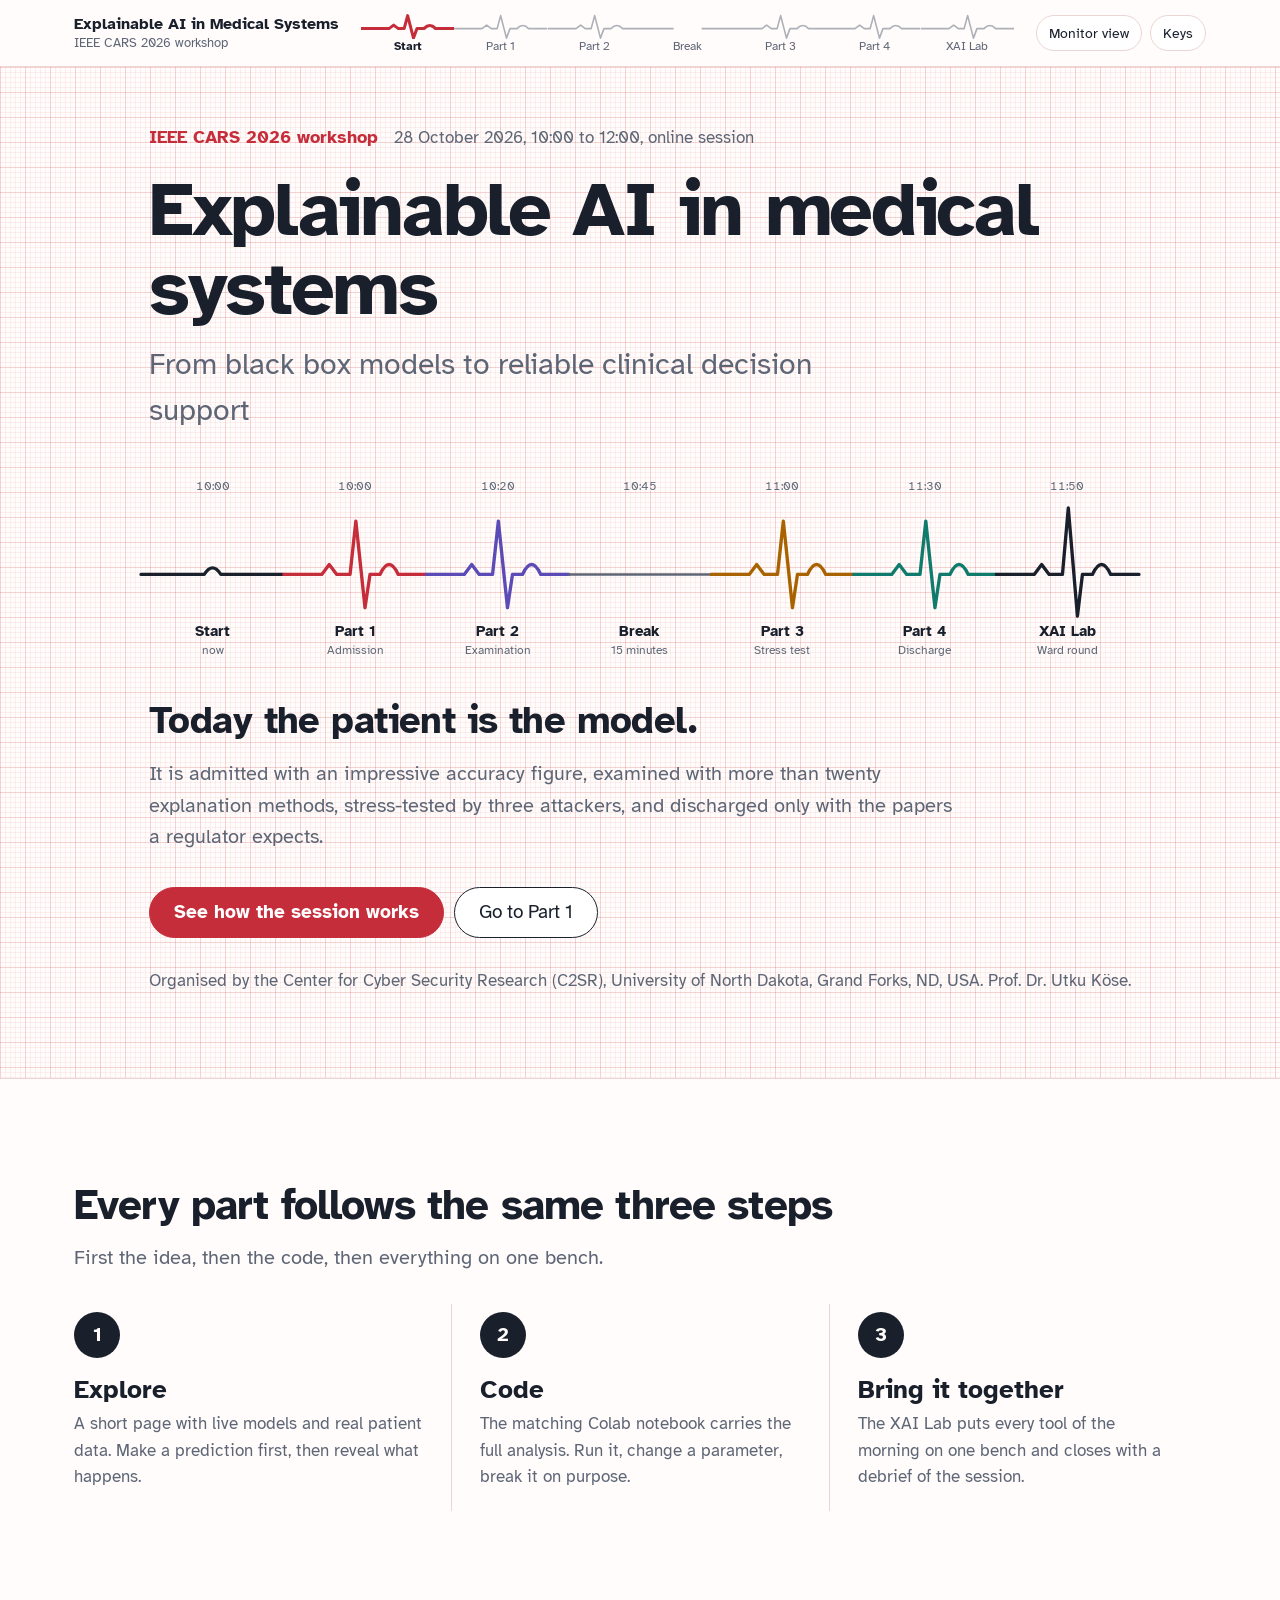
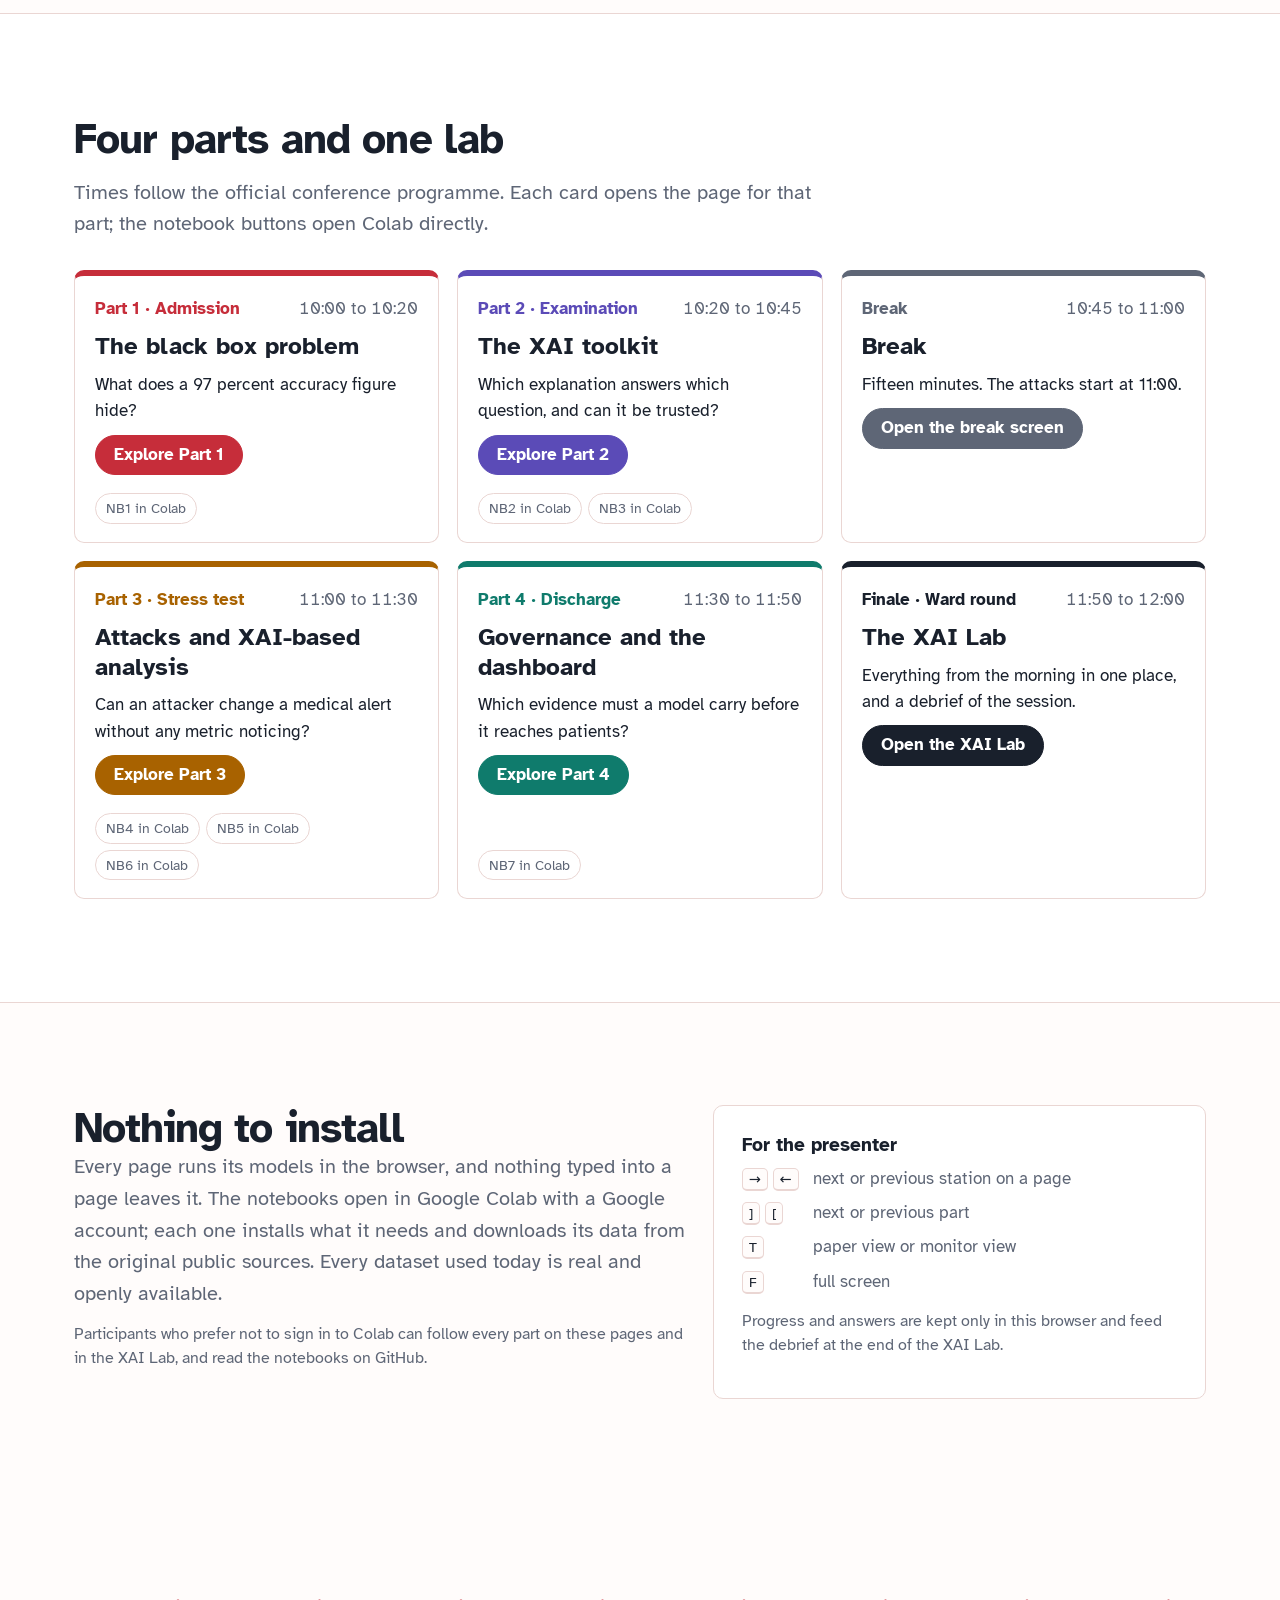
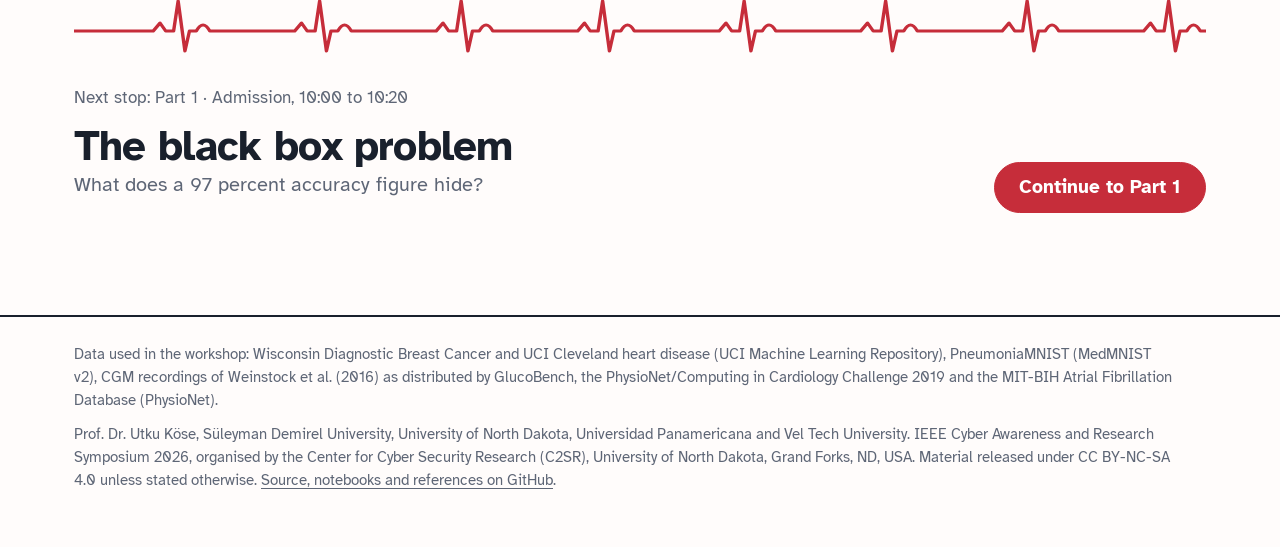
<file: docs/index.html>
<!doctype html>
<html lang="en">
<head>
<meta charset="utf-8">
<meta name="viewport" content="width=device-width, initial-scale=1, viewport-fit=cover">
<title>Explainable AI in Medical Systems, IEEE CARS 2026</title>
<meta name="description" content="Start page of the IEEE CARS 2026 workshop on explainable AI in medical systems: four interactive parts, seven Colab notebooks and the XAI Lab.">
<link rel="preconnect" href="https://fonts.googleapis.com">
<link rel="preconnect" href="https://fonts.gstatic.com" crossorigin>
<link href="https://fonts.googleapis.com/css2?family=Atkinson+Hyperlegible:ital,wght@0,400;0,700;1,400&display=swap" rel="stylesheet">
<link rel="icon" href="data:image/svg+xml,%3Csvg xmlns='http://www.w3.org/2000/svg' viewBox='0 0 64 64'%3E%3Crect width='64' height='64' rx='12' fill='%23C62D3A'/%3E%3Cpolyline points='6,36 20,36 26,18 34,48 40,30 44,36 58,36' fill='none' stroke='white' stroke-width='5' stroke-linejoin='round'/%3E%3C/svg%3E">
<link rel="stylesheet" href="assets/site.css">
<style>
  .start-hero h1 { max-width: 18ch; }
  .start-hero .subtitle { font-size: clamp(1.25rem, 2.4vw, 1.75rem); margin: 14px 0 0; color: var(--muted); max-width: 40ch; }
  .journey { margin: 34px -8px 6px; }
  .journey svg { display: block; width: 100%; height: auto; overflow: visible; }
  .journey .seg { fill: none; stroke-width: 4; stroke-linejoin: round; stroke-linecap: round; }
  .journey .seg.pause { stroke: var(--muted); stroke-dasharray: 2 10; stroke-width: 3; }
  .journey .stop rect { fill: transparent; }
  .journey .stop .jtime { fill: var(--muted); font-size: 15px; font-variant-numeric: tabular-nums; }
  .journey .stop .jlabel { font-size: 18px; font-weight: 700; }
  .journey .stop .jrole { fill: var(--muted); font-size: 15px; }
  .journey .stop:hover .jlabel, .journey .stop:focus .jlabel { fill: var(--accent); text-decoration: underline; }
  .journey .stop .seen { fill: var(--muted); font-size: 13px; }
  .start-hero .claim { font-size: clamp(1.5rem, 3vw, 2.3rem); font-weight: 700; letter-spacing: -0.015em; margin: 26px 0 8px; max-width: 30ch; }
  .start-hero .venue { margin-top: 30px; color: var(--muted); }
  .flow { list-style: none; padding: 0; margin: 0; display: grid; grid-template-columns: repeat(3, minmax(0, 1fr)); gap: 0; counter-reset: none; }
  .flow li { padding: 8px 28px 8px 0; position: relative; }
  .flow li + li { padding-left: 28px; border-left: 1px solid var(--line); }
  .flow .n { display: inline-grid; place-items: center; width: 46px; height: 46px; border-radius: 50%; background: var(--ink); color: var(--paper); font-weight: 700; font-size: 1.2rem; }
  .flow h3 { font-size: 1.5rem; margin: 16px 0 6px; }
  .flow p { color: var(--muted); max-width: 32ch; }
  .parts { display: grid; grid-template-columns: repeat(auto-fit, minmax(300px, 1fr)); gap: 18px; }
  .pcard { --c: var(--ink); background: var(--panel); border: 1px solid var(--line); border-top: 6px solid var(--c); border-radius: 10px; padding: 20px 20px 18px; display: flex; flex-direction: column; gap: 10px; }
  .pcard .meta { color: var(--muted); display: flex; justify-content: space-between; gap: 10px; flex-wrap: wrap; }
  .pcard .meta strong { color: var(--c); }
  .pcard h3 { font-size: 1.4rem; margin: 0; }
  .pcard p { margin: 0; }
  .pcard .nbs { display: flex; flex-wrap: wrap; gap: 6px; margin-top: auto; padding-top: 8px; }
  .pcard .go { align-self: flex-start; }
  .keys { display: grid; grid-template-columns: auto 1fr; gap: 8px 14px; margin: 0; }
  .keys dt { white-space: nowrap; }
  .keys dd { margin: 0; color: var(--muted); }
  @media (max-width: 980px) {
    .flow { grid-template-columns: minmax(0, 1fr); }
    .flow li, .flow li + li { padding: 12px 0; border-left: 0; border-top: 1px solid var(--line); }
  }
</style>
</head>
<body data-page="start" data-part="start">
<header id="site-top"></header>
<main>
  <section class="coldopen grid-bg start-hero" aria-labelledby="title">
    <div class="wrap">
      <p class="part-tag"><strong>IEEE CARS 2026 workshop</strong><span>28 October 2026, 10:00 to 12:00, online session</span></p>
      <h1 id="title">Explainable AI in medical systems</h1>
      <p class="subtitle">From black box models to reliable clinical decision support</p>
      <div class="journey" id="journey"></div>
      <p class="claim">Today the patient is the model.</p>
      <p class="lead">It is admitted with an impressive accuracy figure, examined with more than twenty explanation methods, stress-tested by three attackers, and discharged only with the papers a regulator expects.</p>
      <div class="row begin"><button class="btn primary big" type="button" data-begin>See how the session works</button><a class="btn big" href="part1.html">Go to Part 1</a></div>
      <p class="venue">Organised by the Center for Cyber Security Research (C2SR), University of North Dakota, Grand Forks, ND, USA. Prof. Dr. Utku Köse.</p>
    </div>
  </section>

  <section class="station" data-station id="flow">
    <div class="wrap">
      <div class="station-head">
        <h2>Every part follows the same three steps</h2>
        <p class="lead">First the idea, then the code, then everything on one bench.</p>
      </div>
      <ol class="flow">
        <li><span class="n">1</span><h3>Explore</h3><p>A short page with live models and real patient data. Make a prediction first, then reveal what happens.</p></li>
        <li><span class="n">2</span><h3>Code</h3><p>The matching Colab notebook carries the full analysis. Run it, change a parameter, break it on purpose.</p></li>
        <li><span class="n">3</span><h3>Bring it together</h3><p>The XAI Lab puts every tool of the morning on one bench and closes with a debrief of the session.</p></li>
      </ol>
    </div>
  </section>

  <section class="station alt" data-station id="parts">
    <div class="wrap">
      <div class="station-head">
        <h2>Four parts and one lab</h2>
        <p class="lead">Times follow the official conference programme. Each card opens the page for that part; the notebook buttons open Colab directly.</p>
      </div>
      <div class="parts" id="part-cards"></div>
    </div>
  </section>

  <section class="station" data-station id="ready">
    <div class="wrap grid-2">
      <div>
        <h2>Nothing to install</h2>
        <p class="lead">Every page runs its models in the browser, and nothing typed into a page leaves it. The notebooks open in Google Colab with a Google account; each one installs what it needs and downloads its data from the original public sources. Every dataset used today is real and openly available.</p>
        <p class="note">Participants who prefer not to sign in to Colab can follow every part on these pages and in the XAI Lab, and read the notebooks on GitHub.</p>
      </div>
      <div class="app">
        <h3 style="margin-top:0">For the presenter</h3>
        <dl class="keys">
          <dt><kbd>→</kbd> <kbd>←</kbd></dt><dd>next or previous station on a page</dd>
          <dt><kbd>]</kbd> <kbd>[</kbd></dt><dd>next or previous part</dd>
          <dt><kbd>T</kbd></dt><dd>paper view or monitor view</dd>
          <dt><kbd>F</kbd></dt><dd>full screen</dd>
        </dl>
        <p class="note" style="margin-top:14px">Progress and answers are kept only in this browser and feed the debrief at the end of the XAI Lab.</p>
      </div>
    </div>
  </section>

  <section data-next="p1"></section>
</main>
<footer data-footer data-credits="Data used in the workshop: Wisconsin Diagnostic Breast Cancer and UCI Cleveland heart disease (UCI Machine Learning Repository), PneumoniaMNIST (MedMNIST v2), CGM recordings of Weinstock et al. (2016) as distributed by GlucoBench, the PhysioNet/Computing in Cardiology Challenge 2019 and the MIT-BIH Atrial Fibrillation Database (PhysioNet)."></footer>
<script src="assets/site.js"></script>
<script>
(function () {
  "use strict";
  const S = window.XAISite, P = S.PAGES;
  const colour = { start: "var(--ink)", p1: "var(--red)", p2: "var(--violet)", "break": "var(--muted)", p3: "var(--amber)", p4: "var(--teal)", lab: "var(--ink)" };
  const seen = S.store.get("visited", {});

  /* The morning as one rhythm strip: one complex per stop, coloured by part. */
  const W = 1200, H = 236, y = 128, x0 = 86, step = (W - 2 * x0) / (P.length - 1);
  const svg = S.svgRoot(document.getElementById("journey"), W, H, "The workshop as a rhythm strip, from the start page through four parts and a break to the XAI Lab");
  const segs = [];
  P.forEach(function (p, i) {
    const x = x0 + i * step, a = i === 0 ? 0 : x - step / 2, b = i === P.length - 1 ? W : x + step / 2;
    let d;
    if (p.id === "break") d = "M" + a + " " + y + " H" + b;
    else if (p.id === "start") d = "M" + a + " " + y + " H" + (x - 10) + " q10 -16 20 0 H" + b;
    else {
      const big = p.id === "lab" ? 1.25 : 1;
      d = "M" + a + " " + y + " H" + (x - 40) + " l9 -12 l9 12 H" + (x - 6) + " l7 " + (-64 * big) + " l11 " + (104 * big) + " l6 " + (-40 * big) +
        " H" + (x + 30) + " q11 -24 22 0 H" + b;
    }
    segs.push(S.add(svg, "path", { d: d, class: "seg" + (p.id === "break" ? " pause" : ""), style: p.id === "break" ? "" : "stroke:" + colour[p.id] }));
    const g = S.add(svg, "a", { href: p.href, class: "stop", "aria-label": p.label + ": " + p.title + ", " + p.when });
    S.add(g, "rect", { x: x - step / 2 + 4, y: 0, width: step - 8, height: H });
    S.add(g, "text", { x: x, y: 26, "text-anchor": "middle", class: "jtime" }, p.when.split(" to ")[0]);
    S.add(g, "text", { x: x, y: H - 34, "text-anchor": "middle", class: "jlabel" }, p.id === "lab" ? "XAI Lab" : p.label);
    S.add(g, "text", { x: x, y: H - 12, "text-anchor": "middle", class: "jrole" }, p.role || (p.id === "break" ? "15 minutes" : "now"));
  });
  if (!S.reduceMotion) {
    segs.forEach(function (s, i) {
      const len = s.getTotalLength ? s.getTotalLength() : 400;
      s.style.strokeDasharray = len;
      s.style.strokeDashoffset = len;
      s.style.transition = "stroke-dashoffset 0.55s linear " + (0.25 + i * 0.5) + "s";
    });
    requestAnimationFrame(function () { requestAnimationFrame(function () { segs.forEach(function (s) { s.style.strokeDashoffset = 0; }); }); });
  }

  /* Part cards. */
  const box = document.getElementById("part-cards");
  P.filter(function (p) { return p.id !== "start"; }).forEach(function (p) {
    const card = S.el("article", { class: "pcard", style: "--c:" + colour[p.id] });
    const label = p.id === "lab" ? "Finale" : p.id === "break" ? "Break" : p.label;
    card.innerHTML = '<div class="meta"><strong>' + label + (p.role ? " · " + p.role : "") + '</strong><span class="num">' + p.when + "</span></div>" +
      "<h3>" + p.title + "</h3><p>" + p.question + "</p>" + (seen[p.id] ? '<p class="note">Visited in this browser</p>' : "");
    const go = S.el("a", { class: "btn primary go", href: p.href, style: "background:" + colour[p.id] + ";border-color:" + colour[p.id] },
      p.id === "break" ? "Open the break screen" : p.id === "lab" ? "Open the XAI Lab" : "Explore " + p.label);
    card.appendChild(go);
    if (p.nbs) {
      const nbs = S.el("div", { class: "nbs" });
      p.nbs.forEach(function (nb) {
        nbs.appendChild(S.el("a", { class: "chip", href: S.colabUrl(nb), target: "_blank", rel: "noopener" }, nb + " in Colab"));
      });
      card.appendChild(nbs);
    }
    box.appendChild(card);
  });
})();
</script>
</body>
</html>
</file>
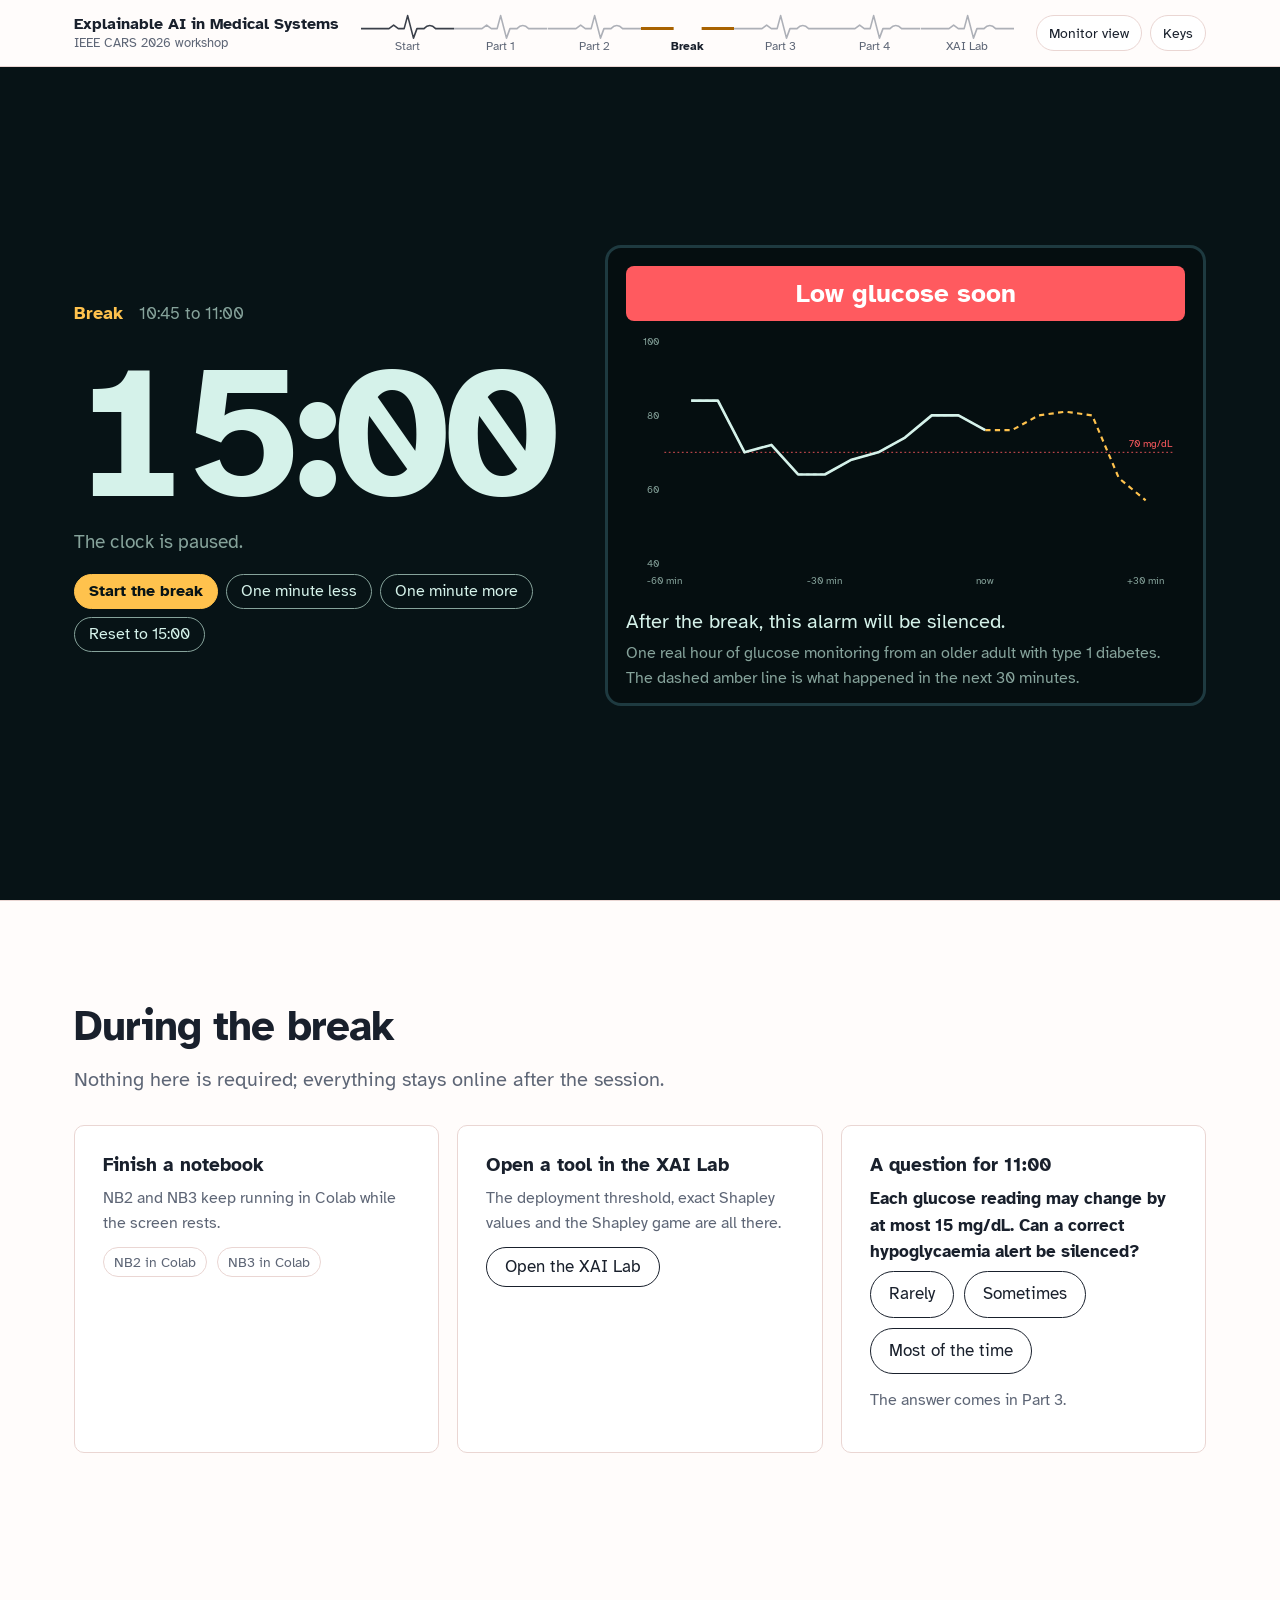
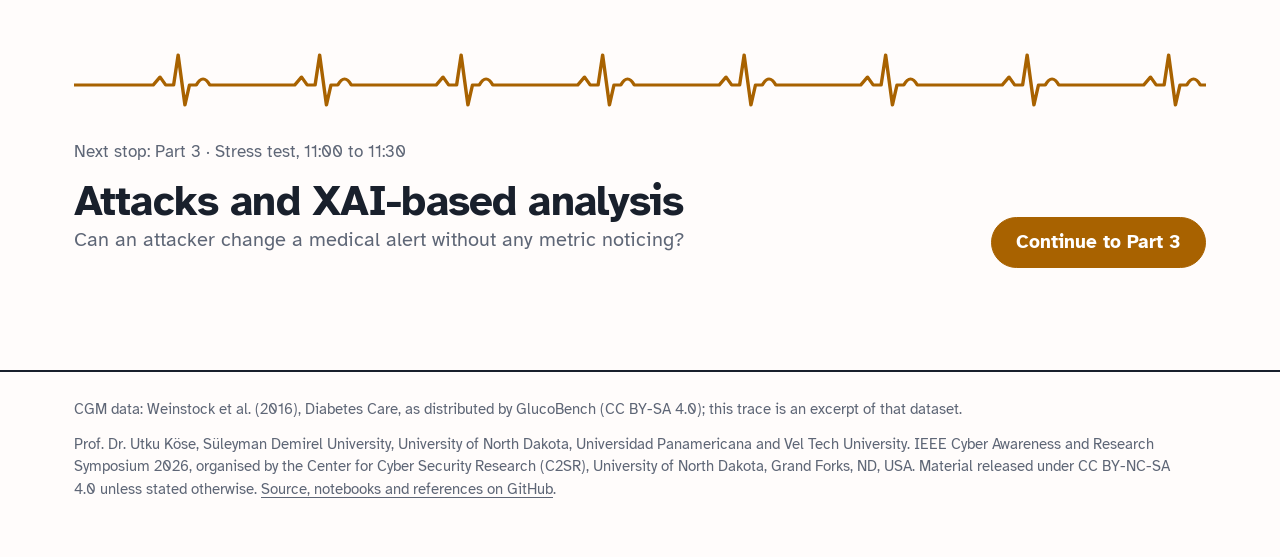
<file: docs/break.html>
<!doctype html>
<html lang="en">
<head>
<meta charset="utf-8">
<meta name="viewport" content="width=device-width, initial-scale=1, viewport-fit=cover">
<title>Break, IEEE CARS 2026 XAI workshop</title>
<meta name="description" content="Break screen of the IEEE CARS 2026 workshop on explainable AI in medical systems, with a countdown and a preview of Part 3.">
<link rel="preconnect" href="https://fonts.googleapis.com">
<link rel="preconnect" href="https://fonts.gstatic.com" crossorigin>
<link href="https://fonts.googleapis.com/css2?family=Atkinson+Hyperlegible:ital,wght@0,400;0,700;1,400&display=swap" rel="stylesheet">
<link rel="icon" href="data:image/svg+xml,%3Csvg xmlns='http://www.w3.org/2000/svg' viewBox='0 0 64 64'%3E%3Crect width='64' height='64' rx='12' fill='%23C62D3A'/%3E%3Cpolyline points='6,36 20,36 26,18 34,48 40,30 44,36 58,36' fill='none' stroke='white' stroke-width='5' stroke-linejoin='round'/%3E%3C/svg%3E">
<link rel="stylesheet" href="assets/site.css">
<style>
  .break-hero { min-height: calc(100vh - 67px); }
  .break-grid { display: grid; grid-template-columns: minmax(0, 0.9fr) minmax(0, 1.1fr); gap: 40px; align-items: center; }
  .clock { font-size: clamp(5rem, 15vw, 11rem); font-weight: 700; line-height: 0.95; letter-spacing: -0.04em; font-variant-numeric: tabular-nums; margin: 6px 0 4px; }
  .clock.done { color: var(--monitor-amber); }
  .clock-note { color: var(--muted); font-size: 1.1rem; }
  .clock-tools { display: flex; flex-wrap: wrap; gap: 8px; margin-top: 18px; }
  .clock-tools .btn { font-size: 0.92rem; padding: 7px 14px; border-color: var(--monitor-muted); color: var(--monitor-ink); background: transparent; }
  .clock-tools .btn:hover { background: var(--monitor-ink); color: var(--monitor-bg); }
  .clock-tools .btn.primary { background: var(--monitor-amber); border-color: var(--monitor-amber); color: var(--monitor-bg); }
  .teaser { border: 3px solid var(--monitor-edge); border-radius: 16px; padding: 18px 18px 12px; background: #050E10; }
  .teaser .alarm { font-size: 1.5rem; font-weight: 700; padding: 8px 14px; border-radius: 8px; text-align: center; transition: background 0.4s, color 0.4s; }
  .teaser .alarm.on { background: var(--monitor-red); color: #FFFFFF; }
  .teaser .alarm.off { border: 2px solid var(--monitor-green); color: var(--monitor-green); }
  .teaser svg { display: block; width: 100%; height: auto; margin-top: 10px; }
  .teaser svg text { fill: var(--monitor-muted); font-size: 12px; }
  .teaser .t-true { fill: none; stroke: var(--monitor-muted); stroke-width: 2; stroke-dasharray: 4 4; }
  .teaser .t-rep { fill: none; stroke: var(--monitor-ink); stroke-width: 3; stroke-linejoin: round; }
  .teaser .t-fut { fill: none; stroke: var(--monitor-amber); stroke-width: 2.5; stroke-dasharray: 6 5; }
  .teaser .hypo { stroke: var(--monitor-red); stroke-dasharray: 2 3; }
  .teaser .hypo-l { fill: var(--monitor-red); }
  .teaser-cap { color: var(--monitor-ink); font-size: 1.15rem; margin: 14px 0 0; }
  .teaser-cap span { color: var(--monitor-muted); display: block; font-size: 0.95rem; margin-top: 4px; }
  .during { display: grid; grid-template-columns: repeat(3, minmax(0, 1fr)); gap: 18px; }
  .during .app h3 { margin-top: 0; }
  .during > .app + .app { margin-top: 0; }
  @media (max-width: 980px) { .break-grid, .during { grid-template-columns: minmax(0, 1fr); } }
</style>
</head>
<body data-page="break" data-part="break">
<header id="site-top"></header>
<main>
  <section class="coldopen monitor break-hero" aria-labelledby="break-title">
    <div class="wrap break-grid">
      <div>
        <p class="part-tag"><strong>Break</strong><span>10:45 to 11:00</span></p>
        <h1 id="break-title" class="sr-only">Break</h1>
        <div class="clock" id="clock" aria-live="off">15:00</div>
        <p class="clock-note" id="clock-note">Part 3 starts when the clock reaches zero.</p>
        <div class="clock-tools">
          <button class="btn primary" type="button" id="clock-start">Start the break</button>
          <button class="btn" type="button" id="clock-minus">One minute less</button>
          <button class="btn" type="button" id="clock-plus">One minute more</button>
          <button class="btn" type="button" id="clock-reset">Reset to 15:00</button>
        </div>
      </div>
      <figure class="teaser" style="margin:0">
        <div class="alarm on" id="alarm" aria-live="polite">Low glucose soon</div>
        <div id="teaser-chart"></div>
        <figcaption class="teaser-cap">After the break, this alarm will be silenced.<span>One real hour of glucose monitoring from an older adult with type 1 diabetes. The dashed amber line is what happened in the next 30 minutes.</span></figcaption>
      </figure>
    </div>
  </section>

  <section class="station" data-station id="during">
    <div class="wrap">
      <div class="station-head">
        <h2>During the break</h2>
        <p class="lead">Nothing here is required; everything stays online after the session.</p>
      </div>
      <div class="during">
        <div class="app">
          <h3>Finish a notebook</h3>
          <p class="note">NB2 and NB3 keep running in Colab while the screen rests.</p>
          <div class="row" id="break-nbs"></div>
        </div>
        <div class="app">
          <h3>Open a tool in the XAI Lab</h3>
          <p class="note">The deployment threshold, exact Shapley values and the Shapley game are all there.</p>
          <a class="btn" href="lab.html">Open the XAI Lab</a>
        </div>
        <div class="app">
          <h3>A question for 11:00</h3>
          <p class="poll-label">Each glucose reading may change by at most 15 mg/dL. Can a correct hypoglycaemia alert be silenced?</p>
          <div class="poll" id="break-poll">
            <button type="button" data-value="rarely">Rarely</button>
            <button type="button" data-value="sometimes">Sometimes</button>
            <button type="button" data-value="mostly">Most of the time</button>
          </div>
          <p class="note" id="break-poll-note" aria-live="polite">The answer comes in Part 3.</p>
        </div>
      </div>
    </div>
  </section>

  <section data-next="p3"></section>
</main>
<footer data-footer data-credits="CGM data: Weinstock et al. (2016), Diabetes Care, as distributed by GlucoBench (CC BY-SA 4.0); this trace is an excerpt of that dataset."></footer>
<script src="assets/site-data.js"></script>
<script src="assets/lab-core.js"></script>
<script src="assets/site.js"></script>
<script>
(function () {
  "use strict";
  const S = window.XAISite, X = window.XAICore, G = window.LAB_DATA.cgm;

  /* ---------- countdown kept across reloads ---------- */
  const clock = document.getElementById("clock"), note = document.getElementById("clock-note");
  const startBtn = document.getElementById("clock-start");
  let state = S.store.get("break:clock", { end: null, remaining: 15 * 60 * 1000 });
  function remaining() { return state.end ? Math.max(0, state.end - Date.now()) : state.remaining; }
  function show() {
    const ms = remaining(), s = Math.ceil(ms / 1000);
    clock.textContent = String(Math.floor(s / 60)).padStart(2, "0") + ":" + String(s % 60).padStart(2, "0");
    clock.classList.toggle("done", ms === 0);
    note.textContent = ms === 0 ? "Welcome back. Part 3 starts now." : state.end ? "Part 3 starts when the clock reaches zero." : "The clock is paused.";
    startBtn.textContent = state.end ? "Pause" : ms === 15 * 60 * 1000 ? "Start the break" : "Resume";
  }
  function save() { S.store.set("break:clock", state); }
  startBtn.addEventListener("click", function () {
    if (state.end) { state = { end: null, remaining: remaining() }; }
    else { state = { end: Date.now() + state.remaining, remaining: state.remaining }; }
    save(); show();
  });
  function shift(ms) {
    if (state.end) state.end = Math.max(Date.now(), state.end + ms);
    else state.remaining = Math.max(0, state.remaining + ms);
    save(); show();
  }
  document.getElementById("clock-minus").addEventListener("click", function () { shift(-60000); });
  document.getElementById("clock-plus").addEventListener("click", function () { shift(60000); });
  document.getElementById("clock-reset").addEventListener("click", function () { state = { end: null, remaining: 15 * 60 * 1000 }; save(); show(); });
  show();
  setInterval(show, 250);

  /* ---------- the teaser: a real correct alert, then the same hour after a decision-based attack ---------- */
  const risk = function (w) { return X.proba(G.model, X.cgmFeatures(w)); };
  const decide = function (w) { return risk(w) >= G.threshold; };
  let pick = null;
  for (let k = 0; k < G.examples.length && !pick; k++) {
    const x0 = G.examples[k].past;
    const lower = x0.map(function (v) { return Math.max(40, v - G.budget); }), upper = x0.map(function (v) { return Math.min(400, v + G.budget); });
    const rand = X.mulberry32(1000 + k), cands = [upper, x0.map(function (v, i) { return v + (G.budget * i) / (x0.length - 1); })];
    for (let n = 0; n < 60; n++) cands.push(x0.map(function (_, i) { return lower[i] + rand() * (upper[i] - lower[i]); }));
    const res = X.hsja(decide, x0, lower, upper, cands, { seed: k + 1, iterations: 12, directions: 40 });
    if (res.success && Math.min.apply(null, G.examples[k].future) < 60) pick = { ex: G.examples[k], adv: res.x };
  }
  if (!pick) {
    const k0 = 0, x0 = G.examples[k0].past;
    pick = { ex: G.examples[k0], adv: x0.slice() };
  }
  const truth = pick.ex.past, fut = pick.ex.future, W = 640, H = 300, m = { l: 44, r: 14, t: 12, b: 34 };
  const all = truth.concat(fut, pick.adv);
  const lo = Math.max(40, Math.floor((Math.min.apply(null, all) - 15) / 10) * 10);
  const hi = Math.min(400, Math.ceil((Math.max.apply(null, all) + 15) / 10) * 10);
  const svg = S.svgRoot(document.getElementById("teaser-chart"), W, H, "Glucose readings of one hour and the next half hour");
  const xs = function (t) { return m.l + ((t + 60) / 95) * (W - m.l - m.r); };
  const ys = function (v) { return H - m.b - ((v - lo) / (hi - lo)) * (H - m.t - m.b); };
  for (let v = Math.ceil(lo / 20) * 20; v <= hi; v += 20) S.add(svg, "text", { x: m.l - 6, y: ys(v) + 4, "text-anchor": "end" }, String(v));
  [-60, -30, 0, 30].forEach(function (t) { S.add(svg, "text", { x: xs(t), y: H - 10, "text-anchor": "middle" }, t === 0 ? "now" : (t > 0 ? "+" : "") + t + " min"); });
  S.add(svg, "line", { x1: m.l, x2: W - m.r, y1: ys(70), y2: ys(70), class: "hypo" });
  S.add(svg, "text", { x: W - m.r, y: ys(70) - 6, "text-anchor": "end", class: "hypo-l" }, "70 mg/dL");
  const times = truth.map(function (_, i) { return -55 + 5 * i; });
  S.add(svg, "polyline", { points: times.map(function (t, i) { return xs(t) + "," + ys(truth[i]); }).join(" "), class: "t-true" });
  S.add(svg, "polyline", { points: [xs(0) + "," + ys(truth[truth.length - 1])].concat(fut.map(function (v, i) { return xs(5 + 5 * i) + "," + ys(v); })).join(" "), class: "t-fut" });
  const rep = S.add(svg, "polyline", { points: "", class: "t-rep" });
  const alarm = document.getElementById("alarm");
  function draw(alpha) {
    const w = truth.map(function (v, i) { return v + alpha * (pick.adv[i] - v); });
    rep.setAttribute("points", times.map(function (t, i) { return xs(t) + "," + ys(w[i]); }).join(" "));
    const on = decide(w);
    alarm.className = "alarm " + (on ? "on" : "off");
    alarm.textContent = on ? "Low glucose soon" : "No alert";
  }
  if (S.reduceMotion) { draw(1); return; }
  let t0 = performance.now();
  function loop(t) {
    const cycle = ((t - t0) / 1000) % 9;
    const alpha = cycle < 3 ? 0 : cycle < 4.5 ? (cycle - 3) / 1.5 : cycle < 7.5 ? 1 : 1 - (cycle - 7.5) / 1.5;
    draw(Math.max(0, Math.min(1, alpha)));
    requestAnimationFrame(loop);
  }
  requestAnimationFrame(loop);
})();
(function () {
  const S = window.XAISite;
  const box = document.getElementById("break-nbs");
  ["NB2", "NB3"].forEach(function (nb) { box.appendChild(S.el("a", { class: "chip", href: S.colabUrl(nb), target: "_blank", rel: "noopener" }, nb + " in Colab")); });
  S.poll(document.getElementById("break-poll"), "p3-silence", function () {
    document.getElementById("break-poll-note").textContent = "Answer saved in this browser. Part 3 reveals it.";
  });
})();
</script>
</body>
</html>
</file>
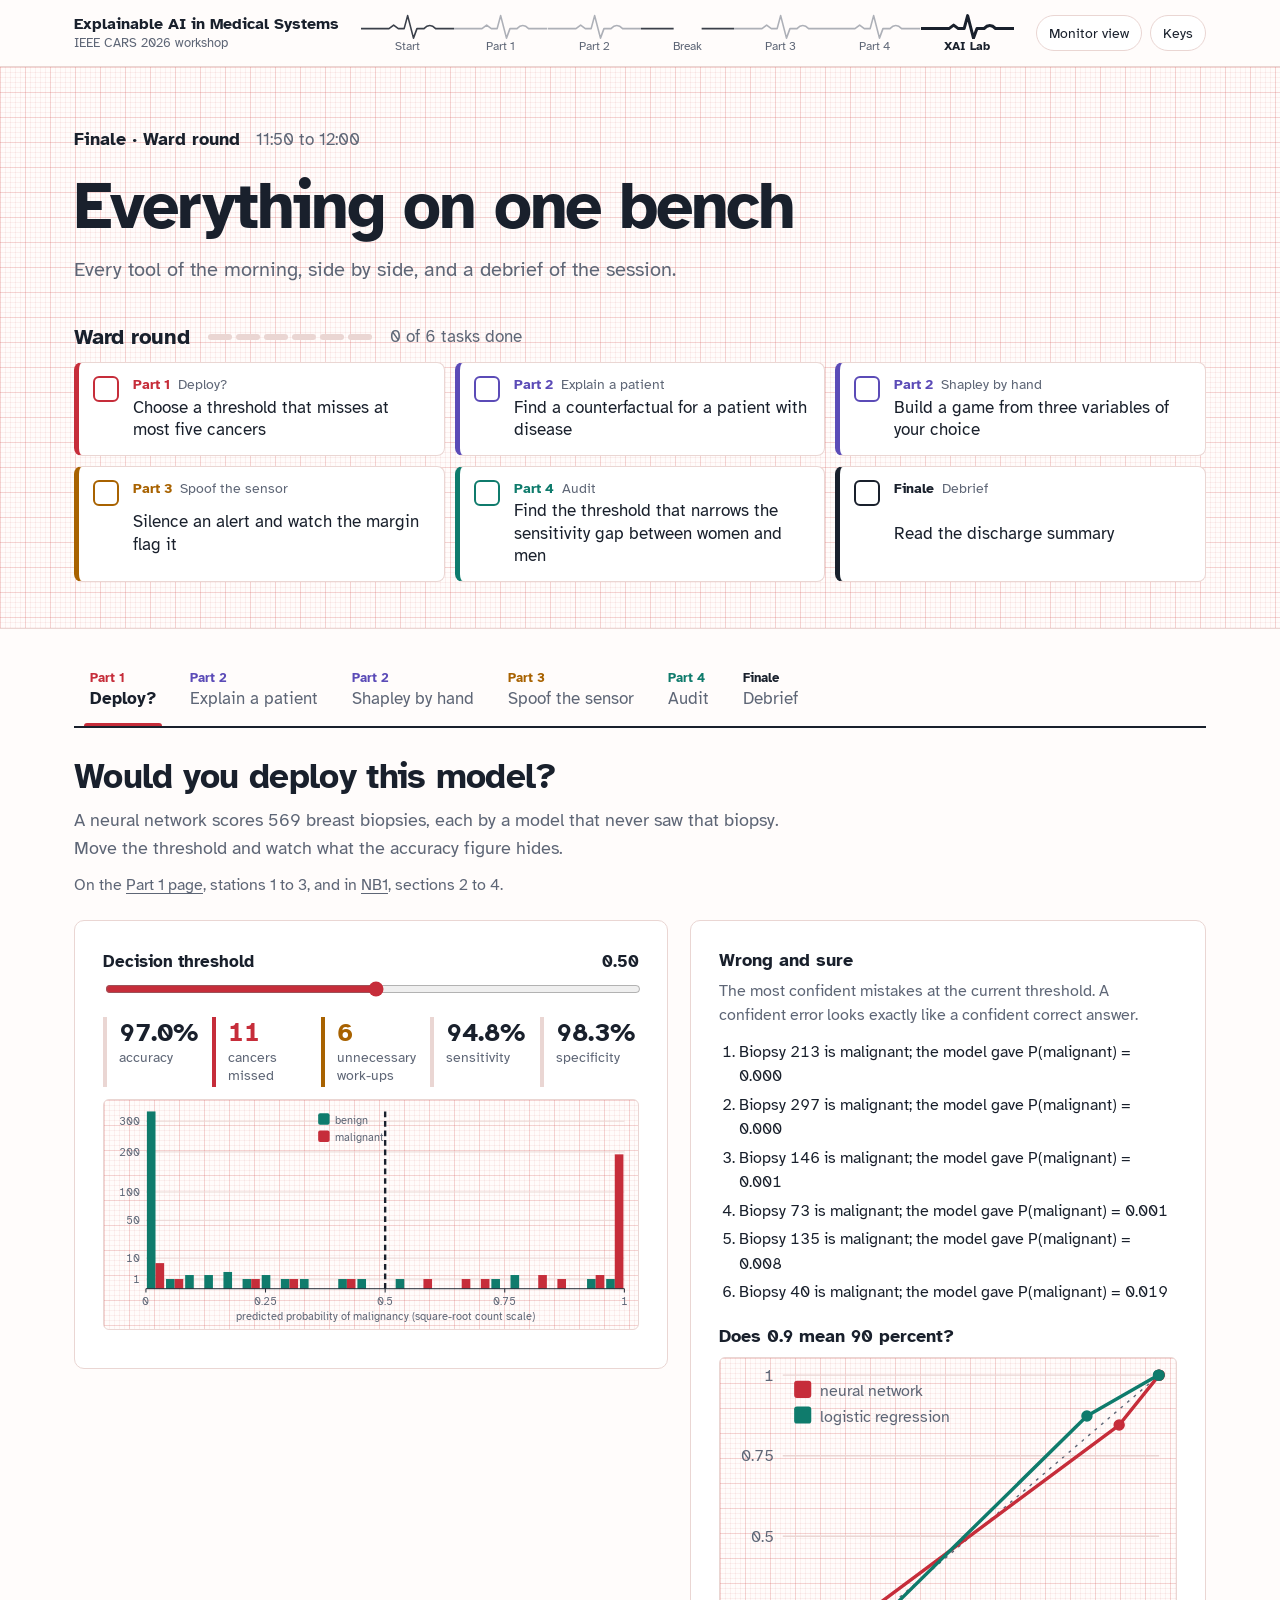
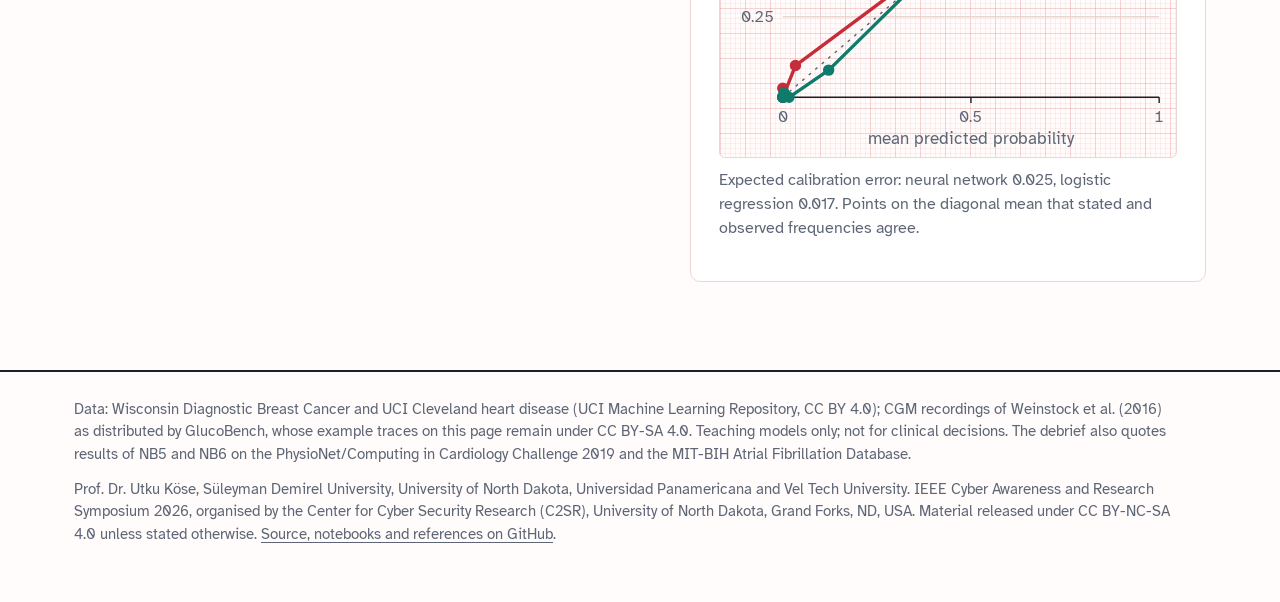
<file: docs/lab.html>
<!doctype html>
<html lang="en">
<head>
<meta charset="utf-8">
<meta name="viewport" content="width=device-width, initial-scale=1, viewport-fit=cover">
<title>XAI Lab: the ward round, IEEE CARS 2026 XAI workshop</title>
<meta name="description" content="Finale of the IEEE CARS 2026 workshop on explainable AI in medical systems: every tool of the morning on one bench, a subgroup audit and a discharge summary of the session.">
<link rel="preconnect" href="https://fonts.googleapis.com">
<link rel="preconnect" href="https://fonts.gstatic.com" crossorigin>
<link href="https://fonts.googleapis.com/css2?family=Atkinson+Hyperlegible:ital,wght@0,400;0,700;1,400&display=swap" rel="stylesheet">
<link rel="icon" href="data:image/svg+xml,%3Csvg xmlns='http://www.w3.org/2000/svg' viewBox='0 0 64 64'%3E%3Crect width='64' height='64' rx='12' fill='%23C62D3A'/%3E%3Cpolyline points='6,36 20,36 26,18 34,48 40,30 44,36 58,36' fill='none' stroke='white' stroke-width='5' stroke-linejoin='round'/%3E%3C/svg%3E">
<link rel="stylesheet" href="assets/site.css">
<style>
  /* ---------- page accent and part colours ---------- */
  [data-part="p1"] { --pc: var(--red); }
  [data-part="p2"] { --pc: var(--violet); }
  [data-part="p3"] { --pc: var(--amber); }
  [data-part="p4"] { --pc: var(--teal); }
  [data-part="fin"] { --pc: var(--ink); }

  /* ---------- opening band and ward round checklist ---------- */
  .lab-ward { padding: clamp(34px, 5vw, 58px) 0 clamp(30px, 4vw, 46px); border-bottom: 1px solid var(--line); scroll-margin-top: 66px; }
  .lab-ward h1 { font-size: clamp(2.3rem, 5.2vw, 3.9rem); }
  .lab-ward .lead { margin: 14px 0 0; }
  .wr { margin-top: clamp(26px, 3.2vw, 38px); }
  .wr-head { display: flex; flex-wrap: wrap; align-items: center; gap: 8px 18px; margin-bottom: 12px; }
  .wr-head h2 { font-size: 1.3rem; letter-spacing: -0.01em; }
  .wr-count { margin: 0; color: var(--muted); font-variant-numeric: tabular-nums; }
  .wr-bar { display: inline-flex; gap: 4px; }
  .wr-bar i { width: 24px; height: 6px; border-radius: 3px; background: var(--line); }
  .wr-bar i.on { background: var(--pc); }
  .wr-list { list-style: none; margin: 0; padding: 0; display: grid; grid-template-columns: repeat(3, minmax(0, 1fr)); gap: 10px; }
  .wr-task a { display: grid; grid-template-columns: 28px minmax(0, 1fr); column-gap: 12px; row-gap: 3px; height: 100%; padding: 12px 14px 13px; background: var(--panel); border: 1px solid var(--line); border-left: 5px solid var(--pc); border-radius: 8px; text-decoration: none; color: var(--ink); }
  .wr-task a:hover { border-color: var(--pc); }
  .wr-box { grid-row: 1 / span 2; width: 26px; height: 26px; margin-top: 1px; border: 2px solid var(--pc); border-radius: 6px; display: grid; place-items: center; background: var(--panel); }
  .wr-box svg { width: 18px; height: 18px; display: block; }
  .wr-box path { fill: none; stroke: var(--on-accent); stroke-width: 3; stroke-linecap: round; stroke-linejoin: round; stroke-dasharray: 22; stroke-dashoffset: 22; transition: stroke-dashoffset 0.35s ease-out 0.1s; }
  .wr-task.done .wr-box { background: var(--pc); }
  .wr-task.done .wr-box path { stroke-dashoffset: 0; }
  .wr-task.just .wr-box { animation: wr-pop 0.45s ease-out; }
  @keyframes wr-pop { 40% { transform: scale(1.28); } }
  .wr-meta { display: flex; flex-wrap: wrap; gap: 2px 8px; font-size: 0.84rem; color: var(--muted); line-height: 1.3; }
  .wr-meta strong { color: var(--pc); }
  .wr-text { font-size: 0.98rem; line-height: 1.35; }

  /* ---------- tabs ---------- */
  .lab-bench { padding: 30px 0 clamp(56px, 7vw, 88px); scroll-margin-top: 66px; }
  .lab-tabs { display: flex; gap: 2px; overflow-x: auto; border-bottom: 2px solid var(--ink); scrollbar-width: thin; }
  .lab-tab { flex: none; font: inherit; color: var(--muted); background: transparent; border: 0; border-radius: 6px 6px 0 0; padding: 10px 16px 13px; text-align: left; white-space: nowrap; position: relative; cursor: pointer; }
  .lab-tab:hover { color: var(--ink); background: color-mix(in srgb, var(--pc) 8%, transparent); }
  .lab-tab .tp { display: block; font-size: 0.78rem; font-weight: 700; color: var(--pc); line-height: 1.3; }
  .lab-tab .tn { display: inline-flex; align-items: center; gap: 7px; font-size: 1.02rem; }
  .lab-tab .tk { display: none; width: 17px; height: 17px; border-radius: 50%; background: var(--pc); place-items: center; }
  .lab-tab .tk svg { width: 11px; height: 11px; display: block; }
  .lab-tab .tk path { fill: none; stroke: var(--on-accent); stroke-width: 3.2; stroke-linecap: round; stroke-linejoin: round; }
  .lab-tab.done .tk { display: inline-grid; }
  .lab-tab[aria-selected="true"] { color: var(--ink); font-weight: 700; }
  .lab-tab[aria-selected="true"]::after { content: ""; position: absolute; left: 10px; right: 10px; bottom: -2px; height: 5px; border-radius: 3px 3px 0 0; background: var(--pc); }

  /* ---------- panels ---------- */
  .lab-panel { --accent: var(--pc); padding: 30px 0 0; }
  .lab-intro { max-width: 790px; margin-bottom: 22px; }
  .lab-intro h2 { font-size: clamp(1.55rem, 2.7vw, 2.1rem); }
  .lab-intro .lead { font-size: 1.08rem; margin: 10px 0 0; }
  .lab-intro .nbref { margin-top: 10px; }
  .lab-grid { display: grid; gap: 22px; align-items: start; }
  .lab-grid > .app + .app { margin-top: 0; }
  .lab-two { grid-template-columns: minmax(0, 1.15fr) minmax(0, 1fr); }
  .lab-explain { grid-template-columns: 300px minmax(0, 1fr); }
  .lab-spoof { grid-template-columns: minmax(0, 1.55fr) minmax(0, 1fr); }
  .lab-audit { grid-template-columns: minmax(0, 1fr) minmax(0, 1.08fr); }
  .lab-panel h3 { font-size: 1.05rem; margin: 20px 0 8px; }
  .lab-panel .app > h3:first-child { margin-top: 0; }
  .lab-panel .btn { font-size: 0.95rem; padding: 7px 15px; }
  .lab-panel .btn[aria-pressed="true"] { background: var(--ink); color: var(--paper); }
  .lab-h { display: flex; justify-content: space-between; align-items: center; gap: 8px 12px; flex-wrap: wrap; margin: 20px 0 8px; }
  .lab-h h3 { margin: 0; }
  .lab-panel .takeaway { border-left-color: var(--pc); }
  #deploy-stats { grid-template-columns: repeat(5, minmax(0, 1fr)); gap: 10px; }
  #deploy-stats .stat .v { font-size: 1.5rem; }
  #deploy-stats .stat .l { font-size: 0.8rem; }
  .lab-errors { padding-left: 20px; margin: 6px 0 0; font-size: 0.93rem; }
  .lab-errors li { margin-bottom: 4px; font-variant-numeric: tabular-nums; }
  .lab-field { margin-bottom: 10px; }
  .lab-field label { display: block; font-size: 0.88rem; margin-bottom: 2px; }
  .lab-field select { width: 100%; }
  .lab-slider { display: flex; align-items: center; gap: 10px; }
  .lab-slider output { min-width: 3.5ch; text-align: right; }
  .lab-readout { display: flex; align-items: baseline; gap: 14px; flex-wrap: wrap; }
  .lab-risk { font-size: 3.4rem; font-weight: 700; line-height: 1; font-variant-numeric: tabular-nums; }
  .lab-risk.hi { color: var(--red); }
  .lab-risk.lo { color: var(--teal); }
  .lab-panel table { margin: 6px 0 12px; font-size: 0.92rem; }
  .lab-panel tr.sum td { font-weight: 700; border-top: 2px solid var(--ink); }
  .lab-result { font-weight: 700; }
  .lab-check { display: inline-flex; gap: 8px; align-items: center; font-size: 0.92rem; }
  .lab-hint { margin-top: 8px; }
  #ex-label { font-weight: 700; font-variant-numeric: tabular-nums; }

  /* chart vocabulary of the lab tools */
  svg .c-alert { stroke: var(--red); fill: var(--red); }
  svg .c-safe { stroke: var(--teal); fill: var(--teal); }
  svg .c-ink { fill: var(--ink); }
  svg .c-muted { stroke: var(--muted); }
  svg .c-amber { stroke: var(--amber); }
  svg polyline.c-alert, svg polyline.c-safe { fill: none; }
  svg .c-rep { stroke: var(--red); }
  svg .hypo { stroke: var(--red); stroke-width: 1.5; stroke-dasharray: 2 3; }
  svg .hypo-label { fill: var(--red); font-size: 11.5px; }
  svg .band { fill: var(--muted); opacity: 0.14; }
  svg .future-label { fill: var(--amber); font-weight: 700; }
  svg .handle { fill: var(--panel); stroke: var(--red); stroke-width: 2.5; cursor: ns-resize; }
  svg .handle.moved { fill: var(--red); }

  /* bedside monitor of the spoofing tool, dark in both themes */
  .lab-monitor { background: var(--monitor-bg); color: var(--monitor-ink); border: 3px solid var(--monitor-edge); border-radius: 14px; padding: 18px; position: sticky; top: 84px; color-scheme: dark; }
  .lab-monitor h3 { color: var(--monitor-muted); font-weight: 400; }
  .lab-alarm { font-size: 1.7rem; font-weight: 700; padding: 10px 14px; border-radius: 8px; text-align: center; }
  .lab-alarm.on { background: var(--monitor-red); color: #FFFFFF; animation: lab-blink 1.2s steps(2, jump-none) infinite; }
  .lab-alarm.off { border: 2px solid var(--monitor-green); color: var(--monitor-green); }
  @keyframes lab-blink { 50% { opacity: 0.55; } }
  .lab-vitals { display: grid; grid-template-columns: 1fr 1fr; gap: 12px 16px; margin: 16px 0 10px; }
  .lab-vitals div { border-top: 1px solid var(--monitor-edge); padding-top: 6px; }
  .lab-vitals dt { color: var(--monitor-muted); font-size: 0.8rem; }
  .lab-vitals dd { margin: 0; font-size: 1.25rem; font-weight: 700; font-variant-numeric: tabular-nums; color: var(--monitor-green); }
  .lab-vitals .wide { grid-column: 1 / -1; }
  .lab-vitals .wide dd { font-size: 1.05rem; color: var(--monitor-ink); }
  .lab-flag { min-height: 1.5em; font-size: 0.92rem; color: var(--monitor-muted); }
  .lab-flag.warn { color: var(--monitor-amber); font-weight: 700; }
  .lab-monitor svg text { fill: var(--monitor-ink); }
  .lab-monitor svg .tick { fill: var(--monitor-muted); }
  .lab-monitor svg .axis { stroke: var(--monitor-muted); }
  .lab-monitor svg .f-alert { fill: var(--monitor-red); }
  .lab-monitor svg .f-safe { fill: var(--monitor-green); }

  /* audit */
  #au-stats { grid-template-columns: repeat(3, minmax(0, 1fr)); }
  #au-stats .stat .v { font-size: 1.6rem; }
  .lab-ci { display: block; color: var(--muted); font-size: 0.82rem; white-space: nowrap; }
  .lab-sw { display: inline-block; width: 11px; height: 11px; border-radius: 50%; margin-right: 7px; vertical-align: -1px; }
  .lab-sw.w { background: var(--violet); }
  .lab-sw.m { background: var(--ink); }
  .lab-gapline { font-weight: 700; margin: 10px 0 0; }
  .lab-card-preview { margin-top: 14px; }
  .lab-card-preview summary { cursor: pointer; color: var(--muted); }
  .lab-card-preview pre { white-space: pre-wrap; font-size: 0.8rem; line-height: 1.45; background: var(--paper); border: 1px solid var(--line); border-radius: 6px; padding: 12px 14px; max-height: 340px; overflow: auto; }
  svg .au-w { stroke: var(--violet); }
  svg .au-m { stroke: var(--ink); }
  svg .au-wb { fill: var(--violet); opacity: 0.16; }
  svg .au-mb { fill: var(--ink); opacity: 0.11; }
  svg .au-gap { stroke: var(--red); stroke-width: 2.5; fill: none; }
  svg .au-gapt { fill: var(--red); font-weight: 700; paint-order: stroke; stroke: var(--paper); stroke-width: 5px; stroke-linejoin: round; }
  .lab-legend { display: flex; flex-wrap: wrap; gap: 4px 16px; margin: 0 0 6px; font-size: 0.84rem; color: var(--muted); }
  .lab-legend span { display: inline-flex; align-items: center; gap: 7px; }
  .lab-legend i { width: 20px; height: 3px; border-radius: 2px; }
  .lab-legend i.w { background: var(--violet); }
  .lab-legend i.m { background: var(--ink); }
  .lab-legend i.b { height: 11px; background: color-mix(in srgb, var(--violet) 18%, transparent); border: 1px solid color-mix(in srgb, var(--violet) 35%, transparent); }
  #au-flip .stat .v { font-size: 1.45rem; white-space: nowrap; }
  svg .au-dw { fill: var(--violet); stroke: var(--panel); stroke-width: 2; }
  svg .au-dm { fill: var(--ink); stroke: var(--panel); stroke-width: 2; }

  /* ---------- debrief: the discharge summary ---------- */
  .dx-doc { position: relative; max-width: 960px; margin: 0 auto; background: var(--panel); border: 1px solid var(--line); border-radius: 6px; padding: clamp(18px, 4.2vw, 50px); box-shadow: 0 22px 44px -30px color-mix(in srgb, var(--ink) 55%, transparent); }
  .dx-letterhead { border-bottom: 3px solid var(--ink); padding: 0 230px 14px 0; }
  .dx-kicker { margin: 0 0 6px; color: var(--muted); font-size: 0.9rem; }
  .dx-letterhead h2 { font-size: clamp(1.9rem, 4vw, 2.8rem); letter-spacing: -0.025em; }
  .dx-sub { margin: 6px 0 0; color: var(--muted); }
  .dx-meta { display: grid; grid-template-columns: repeat(3, minmax(0, 1fr)); gap: 10px 22px; margin: 16px 0 0; }
  .dx-meta div { border-top: 1px solid var(--line); padding-top: 6px; }
  .dx-meta dt { font-size: 0.78rem; color: var(--muted); }
  .dx-meta dd { margin: 0; font-weight: 700; line-height: 1.35; }
  .dx-stamp { position: absolute; top: clamp(18px, 3vw, 34px); right: clamp(18px, 3.4vw, 44px); z-index: 2; display: grid; justify-items: center; padding: 10px 18px 9px; color: var(--teal); border: 3px solid var(--teal); border-radius: 10px; box-shadow: inset 0 0 0 2px var(--panel), inset 0 0 0 3.5px var(--teal); transform: rotate(-8deg); text-align: center; line-height: 1.05; pointer-events: none; }
  .dx-stamp .a { font-size: 1.55rem; font-weight: 700; letter-spacing: 0.02em; }
  .dx-stamp .b { font-size: 1.02rem; font-weight: 700; margin-top: 3px; }
  .dx-stamp .c { font-size: 0.74rem; margin-top: 6px; font-variant-numeric: tabular-nums; }
  .dx-stamp.armed { opacity: 0; }
  .dx-stamp.armed.go { animation: dx-stamp 0.5s cubic-bezier(0.2, 0.9, 0.3, 1.2) var(--d, 0s) both; }
  @keyframes dx-stamp { from { opacity: 0; transform: rotate(-8deg) scale(2); } 70% { opacity: 1; transform: rotate(-8deg) scale(0.94); } to { opacity: 1; transform: rotate(-8deg) scale(1); } }
  .dx-strip { margin: 24px 0 6px; border: 1px solid var(--line); border-radius: 6px; padding: 14px 0 12px; display: grid; grid-template-columns: repeat(4, minmax(0, 1fr)); row-gap: 18px; }
  .dx-beat { min-width: 0; text-align: center; }
  .dx-bt { margin: 0; padding: 0 8px; font-size: 0.86rem; line-height: 1.3; }
  .dx-bt strong { color: var(--pc); }
  .dx-bt span { display: block; color: var(--muted); font-size: 0.78rem; font-variant-numeric: tabular-nums; }
  .dx-bsvg svg { display: block; width: 100%; height: auto; overflow: visible; }
  .dx-bsvg .tr { fill: none; stroke: var(--pc); stroke-width: 3; stroke-linejoin: round; stroke-linecap: round; }
  .dx-bsvg .brk { fill: none; stroke: var(--muted); stroke-width: 2.6; stroke-dasharray: 2 8; stroke-linecap: round; }
  .dx-ann { padding: 0 10px; }
  .dx-bv { margin: 2px 0 0; font-size: clamp(1.4rem, 2.6vw, 1.9rem); font-weight: 700; line-height: 1.1; color: var(--pc); font-variant-numeric: tabular-nums; }
  .dx-bc { margin: 4px auto 0; font-size: 0.86rem; line-height: 1.3; max-width: 24ch; }
  .dx-bs { margin: 5px 0 0; font-size: 0.74rem; color: var(--muted); }
  .dx-bs::before { content: ""; display: inline-block; width: 7px; height: 7px; border-radius: 50%; border: 1.5px solid var(--pc); margin-right: 5px; vertical-align: 0; }
  .dx-bs.own::before { background: var(--pc); }
  .dx-strip.armed .tr { stroke-dasharray: var(--len); stroke-dashoffset: var(--len); }
  .dx-strip.armed.go .tr { transition: stroke-dashoffset 0.55s linear var(--d, 0s); stroke-dashoffset: 0; }
  .dx-strip.armed .brk, .dx-strip.armed .dx-ann { opacity: 0; }
  .dx-strip.armed .dx-ann { transform: translateY(6px); }
  .dx-strip.armed.go .brk { transition: opacity 0.3s ease-out var(--d, 0s); opacity: 1; }
  .dx-strip.armed.go .dx-ann { transition: opacity 0.4s ease-out var(--da, 0s), transform 0.4s ease-out var(--da, 0s); opacity: 1; transform: none; }
  .dx-legend { margin: 0; color: var(--muted); font-size: 0.8rem; text-align: right; }
  .dx-sec { margin-top: 34px; }
  .dx-sec-head { display: flex; justify-content: space-between; align-items: baseline; flex-wrap: wrap; gap: 4px 16px; border-bottom: 2px solid var(--pc); padding-bottom: 6px; }
  .dx-sec-head h3 { margin: 0; font-size: 1.3rem; letter-spacing: -0.01em; }
  .dx-n { display: inline-grid; place-items: center; width: 1.6em; height: 1.6em; margin-right: 10px; border-radius: 50%; background: var(--pc); color: var(--on-accent); font-size: 0.8em; vertical-align: 0.08em; }
  .dx-sec-head p { margin: 0; color: var(--muted); font-size: 0.9rem; }
  .dx-table { margin: 2px 0 0; font-size: 0.93rem; line-height: 1.45; }
  .dx-table thead th { font-size: 0.78rem; font-weight: 700; color: var(--muted); padding-top: 10px; }
  .dx-table tbody th { width: 23%; padding-right: 14px; }
  .dx-table td { width: 38.5%; padding-right: 14px; }
  .dx-ans { font-weight: 700; }
  .dx-v { display: inline-block; font-size: 0.86rem; font-weight: 700; }
  .dx-v.yes { color: var(--teal); }
  .dx-v.no { color: var(--red); }
  .dx-none { color: var(--muted); }
  .dx-go { color: var(--muted); white-space: nowrap; }
  .dx-go:hover { color: var(--ink); }
  .dx-done { display: inline-flex; align-items: center; gap: 7px; font-weight: 700; }
  .dx-done i { width: 15px; height: 15px; border-radius: 4px; border: 2px solid var(--pc); flex: none; }
  .dx-done.on i { background: var(--pc); }
  .dx-done.off { color: var(--muted); font-weight: 400; }
  .dx-assess { margin: 14px 0 0; padding: 2px 0 2px 14px; border-left: 4px solid var(--pc); max-width: 76ch; }
  .dx-trail { display: grid; grid-template-columns: minmax(0, 23%) minmax(0, 1fr); gap: 10px 14px; margin: 14px 0 0; }
  .dx-trail dt { font-weight: 700; font-size: 0.93rem; padding-top: 3px; }
  .dx-trail dd { margin: 0; display: flex; flex-wrap: wrap; gap: 6px; }
  .dx-chip { display: inline-flex; align-items: center; gap: 6px; font-size: 0.82rem; border: 1px solid var(--line); border-radius: 999px; padding: 2px 10px; color: var(--muted); background: var(--panel); text-decoration: none; }
  .dx-chip::before { content: ""; width: 8px; height: 8px; border-radius: 50%; border: 1.5px solid var(--pc, var(--muted)); }
  .dx-chip.on { color: var(--ink); border-color: var(--pc, var(--ink)); }
  .dx-chip.on::before { background: var(--pc, var(--ink)); }
  .dx-close { margin-top: 40px; padding-top: 26px; border-top: 3px solid var(--ink); }
  .dx-close-lead { font-size: clamp(1.15rem, 2vw, 1.4rem); line-height: 1.4; max-width: 60ch; margin: 0 0 22px; }
  .dx-thanks { font-size: clamp(2.2rem, 5vw, 3.4rem); font-weight: 700; letter-spacing: -0.03em; line-height: 1; margin: 0 0 10px; }
  .dx-ack { max-width: 70ch; color: var(--muted); }
  .dx-qa { display: inline-flex; align-items: center; gap: 12px; margin: 10px 0 0; padding: 10px 18px; border: 2px solid var(--ink); border-radius: 999px; font-weight: 700; font-size: 1.1rem; }
  .dx-qa i { width: 11px; height: 11px; border-radius: 50%; background: var(--red); animation: lab-blink 1.6s steps(2, jump-none) infinite; }
  .dx-links { margin-top: 28px; display: grid; grid-template-columns: minmax(0, 1fr) minmax(0, 1fr); gap: 18px 28px; }
  .dx-links h4 { margin: 0 0 8px; font-size: 0.95rem; }
  .dx-links ul { list-style: none; margin: 0; padding: 0; display: grid; gap: 6px; }
  .dx-links a { text-decoration-color: var(--line); }
  .dx-links a:hover { text-decoration-color: var(--ink); }
  .dx-links .s { color: var(--muted); font-size: 0.86rem; }
  .dx-links .op { color: var(--teal); font-size: 0.8rem; font-weight: 700; margin-left: 6px; }
  .dx-actions { max-width: 960px; margin: 18px auto 0; }
  .dx-print-note { max-width: 960px; margin: 8px auto 0; }

  /* ---------- responsive ---------- */
  @media (max-width: 980px) {
    .lab-two, .lab-explain, .lab-spoof, .lab-audit { grid-template-columns: minmax(0, 1fr); }
    .lab-monitor { position: static; }
    .lab-ward, .lab-bench { scroll-margin-top: 118px; }
    .wr-list { grid-template-columns: repeat(2, minmax(0, 1fr)); }
  }
  @media (max-width: 760px) {
    .dx-letterhead { padding-right: 0; }
    .dx-stamp { position: relative; top: auto; right: auto; display: inline-grid; margin: 4px 0 18px 4px; }
    .dx-meta { grid-template-columns: repeat(2, minmax(0, 1fr)); }
    .dx-strip { grid-template-columns: repeat(2, minmax(0, 1fr)); }
    .dx-links { grid-template-columns: minmax(0, 1fr); }
  }
  @media (max-width: 640px) {
    .wr-list { grid-template-columns: minmax(0, 1fr); }
    #deploy-stats { grid-template-columns: repeat(3, minmax(0, 1fr)); }
    #au-stats { grid-template-columns: repeat(2, minmax(0, 1fr)); }
    .lab-risk { font-size: 2.8rem; }
    .lab-tab { padding: 9px 12px 12px; }
    .dx-table thead { display: none; }
    .dx-table, .dx-table tbody, .dx-table tr, .dx-table th, .dx-table td { display: block; width: auto; }
    .dx-table tr { padding: 10px 0 8px; border-bottom: 1px solid var(--line); }
    .dx-table tbody th, .dx-table td { border: 0; padding: 0; width: auto; }
    .dx-table td::before { content: attr(data-label); display: block; margin-top: 6px; font-size: 0.76rem; color: var(--muted); }
    .dx-trail { grid-template-columns: minmax(0, 1fr); }
    .dx-qa { font-size: 1rem; }
    .dx-bv { font-size: 1.2rem; }
    .dx-bs { font-size: 0; }
    .dx-bs::before { margin-right: 0; }
    .dx-legend .dx-bs { font-size: 0.8rem; }
    .dx-legend .dx-bs::before { margin-right: 5px; }
  }

  /* ---------- print: only the discharge summary ---------- */
  @media print {
    @page { margin: 14mm 13mm; }
    html { font-size: 10.5pt; background: none; }
    #site-top, .lab-ward, .lab-tabs, .lab-panel:not(#panel-debrief), .site-footer, .dx-actions, .dx-print-note, .curtain, .help { display: none !important; }
    #panel-debrief, #panel-debrief[hidden] { display: block !important; padding: 0; }
    .lab-bench { padding: 0; }
    .lab-bench .wrap { max-width: none; padding: 0; }
    .dx-doc { max-width: none; border: 0; box-shadow: none; padding: 0; }
    .dx-letterhead { padding-right: 200px; }
    .dx-stamp { position: absolute; top: 0; right: 4px; margin: 0; }
    .dx-meta { grid-template-columns: repeat(3, minmax(0, 1fr)); }
    .dx-strip { grid-template-columns: repeat(4, minmax(0, 1fr)); }
    .dx-links { grid-template-columns: minmax(0, 1fr) minmax(0, 1fr); }
    .dx-strip, .dx-stamp, .dx-n, .dx-chip, .dx-done, .wr-bar { -webkit-print-color-adjust: exact; print-color-adjust: exact; }
    .dx-stamp, .dx-strip .tr, .dx-strip .brk, .dx-strip .dx-ann { opacity: 1 !important; animation: none !important; stroke-dashoffset: 0 !important; transform: none; }
    .dx-stamp { transform: rotate(-8deg) !important; }
    .dx-qa i { animation: none; }
    .dx-sec-head, .dx-table tr, .dx-assess, .dx-strip { break-inside: avoid; }
    .dx-sec-head { break-after: avoid; }
    a { text-decoration: none; }
  }
</style>
</head>
<body data-page="lab" data-part="lab">
<header id="site-top"></header>
<main>
  <section class="lab-ward paper" data-station id="ward" aria-labelledby="lab-title">
    <div class="wrap">
      <p class="part-tag"><strong>Finale · Ward round</strong><span>11:50 to 12:00</span></p>
      <h1 id="lab-title">Everything on one bench</h1>
      <p class="lead">Every tool of the morning, side by side, and a debrief of the session.</p>
      <div class="wr">
        <div class="wr-head">
          <h2 id="wr-title">Ward round</h2>
          <span class="wr-bar" id="wr-bar" aria-hidden="true"></span>
          <p class="wr-count num" id="wr-count">0 of 6 tasks done</p>
        </div>
        <ol class="wr-list" id="wr-list" aria-labelledby="wr-title"></ol>
        <p class="sr-only" id="wr-live" aria-live="polite"></p>
      </div>
    </div>
  </section>

  <section class="lab-bench" data-station id="bench" aria-label="Lab tools">
    <div class="wrap">
      <div class="lab-tabs" role="tablist" aria-label="Lab tools, in the order of the workshop programme">
        <button class="lab-tab" role="tab" type="button" data-part="p1" id="tab-deploy" aria-controls="panel-deploy" aria-selected="true"><span class="tp">Part 1</span><span class="tn">Deploy?<span class="tk" aria-hidden="true"><svg viewBox="0 0 20 20"><path d="M4 10.5 L8.5 15 L16 5.5"/></svg></span></span></button>
        <button class="lab-tab" role="tab" type="button" data-part="p2" id="tab-explain" aria-controls="panel-explain" aria-selected="false" tabindex="-1"><span class="tp">Part 2</span><span class="tn">Explain a patient<span class="tk" aria-hidden="true"><svg viewBox="0 0 20 20"><path d="M4 10.5 L8.5 15 L16 5.5"/></svg></span></span></button>
        <button class="lab-tab" role="tab" type="button" data-part="p2" id="tab-shapley" aria-controls="panel-shapley" aria-selected="false" tabindex="-1"><span class="tp">Part 2</span><span class="tn">Shapley by hand<span class="tk" aria-hidden="true"><svg viewBox="0 0 20 20"><path d="M4 10.5 L8.5 15 L16 5.5"/></svg></span></span></button>
        <button class="lab-tab" role="tab" type="button" data-part="p3" id="tab-spoof" aria-controls="panel-spoof" aria-selected="false" tabindex="-1"><span class="tp">Part 3</span><span class="tn">Spoof the sensor<span class="tk" aria-hidden="true"><svg viewBox="0 0 20 20"><path d="M4 10.5 L8.5 15 L16 5.5"/></svg></span></span></button>
        <button class="lab-tab" role="tab" type="button" data-part="p4" id="tab-audit" aria-controls="panel-audit" aria-selected="false" tabindex="-1"><span class="tp">Part 4</span><span class="tn">Audit<span class="tk" aria-hidden="true"><svg viewBox="0 0 20 20"><path d="M4 10.5 L8.5 15 L16 5.5"/></svg></span></span></button>
        <button class="lab-tab" role="tab" type="button" data-part="fin" id="tab-debrief" aria-controls="panel-debrief" aria-selected="false" tabindex="-1"><span class="tp">Finale</span><span class="tn">Debrief<span class="tk" aria-hidden="true"><svg viewBox="0 0 20 20"><path d="M4 10.5 L8.5 15 L16 5.5"/></svg></span></span></button>
      </div>

      <section class="lab-panel" data-part="p1" id="panel-deploy" role="tabpanel" aria-labelledby="tab-deploy">
        <div class="lab-intro">
          <h2>Would you deploy this model?</h2>
          <p class="lead">A neural network scores <span data-k="wdbc-n">569</span> breast biopsies, each by a model that never saw that biopsy. Move the threshold and watch what the accuracy figure hides.</p>
          <p class="nbref">On the <a href="part1.html">Part 1 page</a>, stations 1 to 3, and in <a data-nb="NB1">NB1</a>, sections 2 to 4.</p>
        </div>
        <div class="lab-grid lab-two">
          <div class="app">
            <label class="control" for="thr">Decision threshold <output id="thr-out" for="thr">0.50</output></label>
            <input type="range" id="thr" min="0.01" max="0.98" step="0.01" value="0.5">
            <div class="stats" id="deploy-stats" aria-live="polite"></div>
            <div class="paper chart" id="hist"></div>
          </div>
          <div class="app">
            <h3>Wrong and sure</h3>
            <p class="note">The most confident mistakes at the current threshold. A confident error looks exactly like a confident correct answer.</p>
            <ol class="lab-errors" id="errors"></ol>
            <h3>Does 0.9 mean 90 percent?</h3>
            <div class="paper chart" id="calib"></div>
            <p class="note" id="calib-note"></p>
          </div>
        </div>
      </section>

      <section class="lab-panel" data-part="p2" id="panel-explain" role="tabpanel" aria-labelledby="tab-explain" hidden>
        <div class="lab-intro">
          <h2>Why this risk, for this patient?</h2>
          <p class="lead">A gradient boosting model predicts coronary artery disease from <span data-k="heart-vars">13</span> clinical variables. Edit any value; the Shapley values are exact, over all <span data-k="heart-coal">8,192</span> coalitions, against <span data-k="heart-bg">16</span> reference patients.</p>
          <p class="nbref">On the <a href="part2.html">Part 2 page</a>, stations 2 to 4, and in <a data-nb="NB2">NB2</a>, sections 4 and 5.</p>
        </div>
        <div class="lab-grid lab-explain">
          <div class="app">
            <div class="lab-field"><label for="patient">Patient</label><select id="patient"></select></div>
            <div id="feature-controls"></div>
            <button class="btn" id="reset-patient" type="button">Restore recorded values</button>
          </div>
          <div class="app">
            <div class="lab-readout"><span id="risk" class="lab-risk">0.00</span><span id="risk-label" class="note"></span></div>
            <h3>SHAP: how each value moves the risk</h3>
            <div class="paper chart" id="waterfall"></div>
            <div class="lab-h"><h3>LIME: a local linear approximation</h3><button class="btn" id="lime-again" type="button">Run LIME again</button></div>
            <div class="paper chart" id="lime"></div>
            <p class="note" id="lime-note" aria-live="polite"></p>
            <div class="lab-h"><h3>What would change the prediction?</h3><button class="btn primary" id="cf-run" type="button">Find a counterfactual</button></div>
            <div id="cf-out" class="note" aria-live="polite"></div>
          </div>
        </div>
      </section>

      <section class="lab-panel" data-part="p2" id="panel-shapley" role="tabpanel" aria-labelledby="tab-shapley" hidden>
        <div class="lab-intro">
          <h2>How is the credit shared, step by step?</h2>
          <p class="lead">Pick three variables. They become players in a game whose payoff is the predicted risk; an absent player takes its values from <span data-k="heart-bg">16</span> reference patients. A player's Shapley value is its gain averaged over every order of arrival.</p>
          <p class="nbref">On the <a href="part2.html">Part 2 page</a>, station 2, and in <a data-nb="NB2">NB2</a>, sections 3 and 4.</p>
        </div>
        <div class="lab-grid lab-two">
          <div class="app">
            <div class="lab-field"><label for="sh-patient">Patient</label><select id="sh-patient"></select></div>
            <div class="lab-field"><label for="sh-a">First player</label><select id="sh-a"></select></div>
            <div class="lab-field"><label for="sh-b">Second player</label><select id="sh-b"></select></div>
            <div class="lab-field"><label for="sh-c">Third player</label><select id="sh-c"></select></div>
            <h3>Every coalition</h3>
            <table id="sh-coalitions"></table>
          </div>
          <div class="app">
            <h3>Every order of arrival</h3>
            <table id="sh-orders"></table>
            <p class="lab-result" id="sh-result" aria-live="polite"></p>
          </div>
        </div>
      </section>

      <section class="lab-panel" data-part="p3" id="panel-spoof" role="tabpanel" aria-labelledby="tab-spoof" hidden>
        <div class="lab-intro">
          <h2>Can a correct alert be silenced?</h2>
          <p class="lead">Each example is one real hour of glucose monitoring from an older adult with type 1 diabetes, and glucose fell below 70 mg/dL within the next 30 minutes. Drag the readings or run the attacker, within <span data-k="cgm-budget">15</span> mg/dL of every true reading.</p>
          <p class="nbref">On the <a href="part3.html">Part 3 page</a>, stations 2 and 3, and in <a data-nb="NB4">NB4</a>, sections 3 and 4.</p>
        </div>
        <div class="lab-grid lab-spoof">
          <div class="app">
            <div class="row spread"><button class="btn" id="ex-prev" type="button">Previous example</button><span id="ex-label"></span><button class="btn" id="ex-next" type="button">Next example</button></div>
            <div class="paper chart" id="cgm"></div>
            <div class="row">
              <button class="btn primary" id="attack" type="button">Run the attacker</button>
              <button class="btn" id="reveal" type="button" aria-pressed="false">Show what happened next</button>
              <button class="btn" id="cgm-reset" type="button">Restore true readings</button>
              <label class="lab-check"><input type="checkbox" id="budget" checked> Keep every change within <span data-k="cgm-budget">15</span> mg/dL</label>
            </div>
            <p class="note" id="attack-note" aria-live="polite"></p>
          </div>
          <aside class="lab-monitor" aria-live="polite" aria-label="Alert monitor">
            <div id="alarm" class="lab-alarm off">No alert</div>
            <dl class="lab-vitals">
              <div><dt>Risk from the model</dt><dd id="m-risk"></dd></div>
              <div><dt>Alert threshold</dt><dd id="m-thr"></dd></div>
              <div><dt>Queries used by the attacker</dt><dd id="m-queries">0</dd></div>
              <div><dt>Largest change to a reading</dt><dd id="m-change"></dd></div>
              <div class="wide"><dt>Counterfactual margin: how much lower glucose would have to be to trigger the alert</dt><dd id="m-margin"></dd></div>
            </dl>
            <p class="lab-flag" id="m-flag"></p>
            <h3>What the explanation says</h3>
            <div class="chart" id="cgm-shap"></div>
          </aside>
        </div>
      </section>

      <section class="lab-panel" data-part="p4" id="panel-audit" role="tabpanel" aria-labelledby="tab-audit" hidden>
        <div class="lab-intro">
          <h2>Does one threshold serve women and men alike?</h2>
          <p class="lead">Out-of-fold predictions of the NB7 model for all <span data-k="nb7-n">297</span> Cleveland patients. Move the referral threshold and compare the sensitivity for <span data-k="nb7-w">96</span> women and <span data-k="nb7-m">201</span> men.</p>
          <p class="nbref">On the <a href="part1.html">Part 1 page</a>, station 1, the <a href="part4.html">Part 4 page</a>, stations 2 and 3, and in <a data-nb="NB7">NB7</a>, sections 2 and 3.</p>
        </div>
        <div class="lab-grid lab-audit">
          <div class="app">
            <label class="control" for="au-thr">Referral threshold <output id="au-thr-out" for="au-thr">0.50</output></label>
            <input type="range" id="au-thr" min="0.1" max="0.9" step="0.01" value="0.5">
            <div class="stats" id="au-stats" aria-live="polite"></div>
            <table id="au-table"></table>
            <p class="lab-gapline" id="au-gap" aria-live="polite"></p>
            <div class="row" style="margin-top:14px">
              <button class="btn primary" id="au-boot" type="button">Compute intervals</button>
              <button class="btn" id="au-card-dl" type="button">Download the model card</button>
            </div>
            <p class="note" id="au-boot-note" aria-live="polite">Intervals: 95 percent bootstrap, 1,000 seeded resamples within each group.</p>
            <details class="lab-card-preview"><summary>Preview the model card</summary><pre id="au-card"></pre></details>
          </div>
          <div class="app">
            <h3>Sensitivity at every threshold</h3>
            <div class="paper chart" id="au-chart"></div>
            <p class="lab-legend" id="au-legend"></p>
            <div class="stats" id="au-flip" aria-live="polite"></div>
          </div>
        </div>
        <p class="takeaway">Thresholds, subgroups and explanations belong in the same review.</p>
      </section>

      <section class="lab-panel" data-part="fin" id="panel-debrief" role="tabpanel" aria-labelledby="tab-debrief" hidden>
        <article class="dx-doc" id="dx-doc" aria-labelledby="dx-title">
          <div class="dx-stamp" id="dx-stamp" aria-hidden="true"><span class="a">Discharged</span><span class="b">with papers</span><span class="c">28 October 2026</span></div>
          <header class="dx-letterhead">
            <p class="dx-kicker">IEEE CARS 2026 · XAI Lab · Ward round</p>
            <h2 id="dx-title">Discharge summary</h2>
            <p class="dx-sub">Explainable AI in medical systems: from black box models to reliable clinical decision support</p>
          </header>
          <dl class="dx-meta" id="dx-meta"></dl>
          <div class="dx-strip paper" id="dx-strip" role="img"></div>
          <p class="dx-legend" id="dx-legend"><span class="dx-bs own">recorded in this browser</span> &nbsp; <span class="dx-bs">reference result</span></p>
          <div id="dx-body"></div>
          <section class="dx-close" aria-labelledby="dx-close-title">
            <h3 class="sr-only" id="dx-close-title">Closing</h3>
            <p class="dx-close-lead">The model leaves with papers: an explanation for each decision, tests that show the explanations are faithful, signals that make attacks observable, and documents that state its limits.</p>
            <p class="dx-thanks">Thank you.</p>
            <p class="dx-ack">Thanks to the Center for Cyber Security Research (C2SR) of the University of North Dakota, Grand Forks, ND, USA, organiser of IEEE CARS 2026.</p>
            <p class="dx-qa"><i aria-hidden="true"></i>Questions and discussion until 12:00</p>
            <div class="dx-links">
              <div>
                <h4>The seven notebooks in Colab</h4>
                <ul id="dx-nbs"></ul>
              </div>
              <div>
                <h4>Where to go next</h4>
                <ul id="dx-more"></ul>
              </div>
            </div>
          </section>
        </article>
        <div class="row dx-actions">
          <button class="btn primary" id="dx-print" type="button">Print or save as PDF</button>
          <button class="btn" id="dx-clear" type="button">Clear the progress in this browser</button>
        </div>
        <p class="note dx-print-note" id="dx-note" aria-live="polite">The summary is generated from what was recorded in this browser on the part pages, from the notebook buttons and in this lab. Nothing leaves the browser.</p>
      </section>
    </div>
  </section>
</main>
<footer data-footer data-credits="Data: Wisconsin Diagnostic Breast Cancer and UCI Cleveland heart disease (UCI Machine Learning Repository, CC BY 4.0); CGM recordings of Weinstock et al. (2016) as distributed by GlucoBench, whose example traces on this page remain under CC BY-SA 4.0. Teaching models only; not for clinical decisions. The debrief also quotes results of NB5 and NB6 on the PhysioNet/Computing in Cardiology Challenge 2019 and the MIT-BIH Atrial Fibrillation Database."></footer>
<script src="assets/site-data.js"></script>
<script src="assets/lab-core.js"></script>
<script src="assets/site.js"></script>
<script src="assets/lab-ui.js"></script>
</body>
</html>
</file>
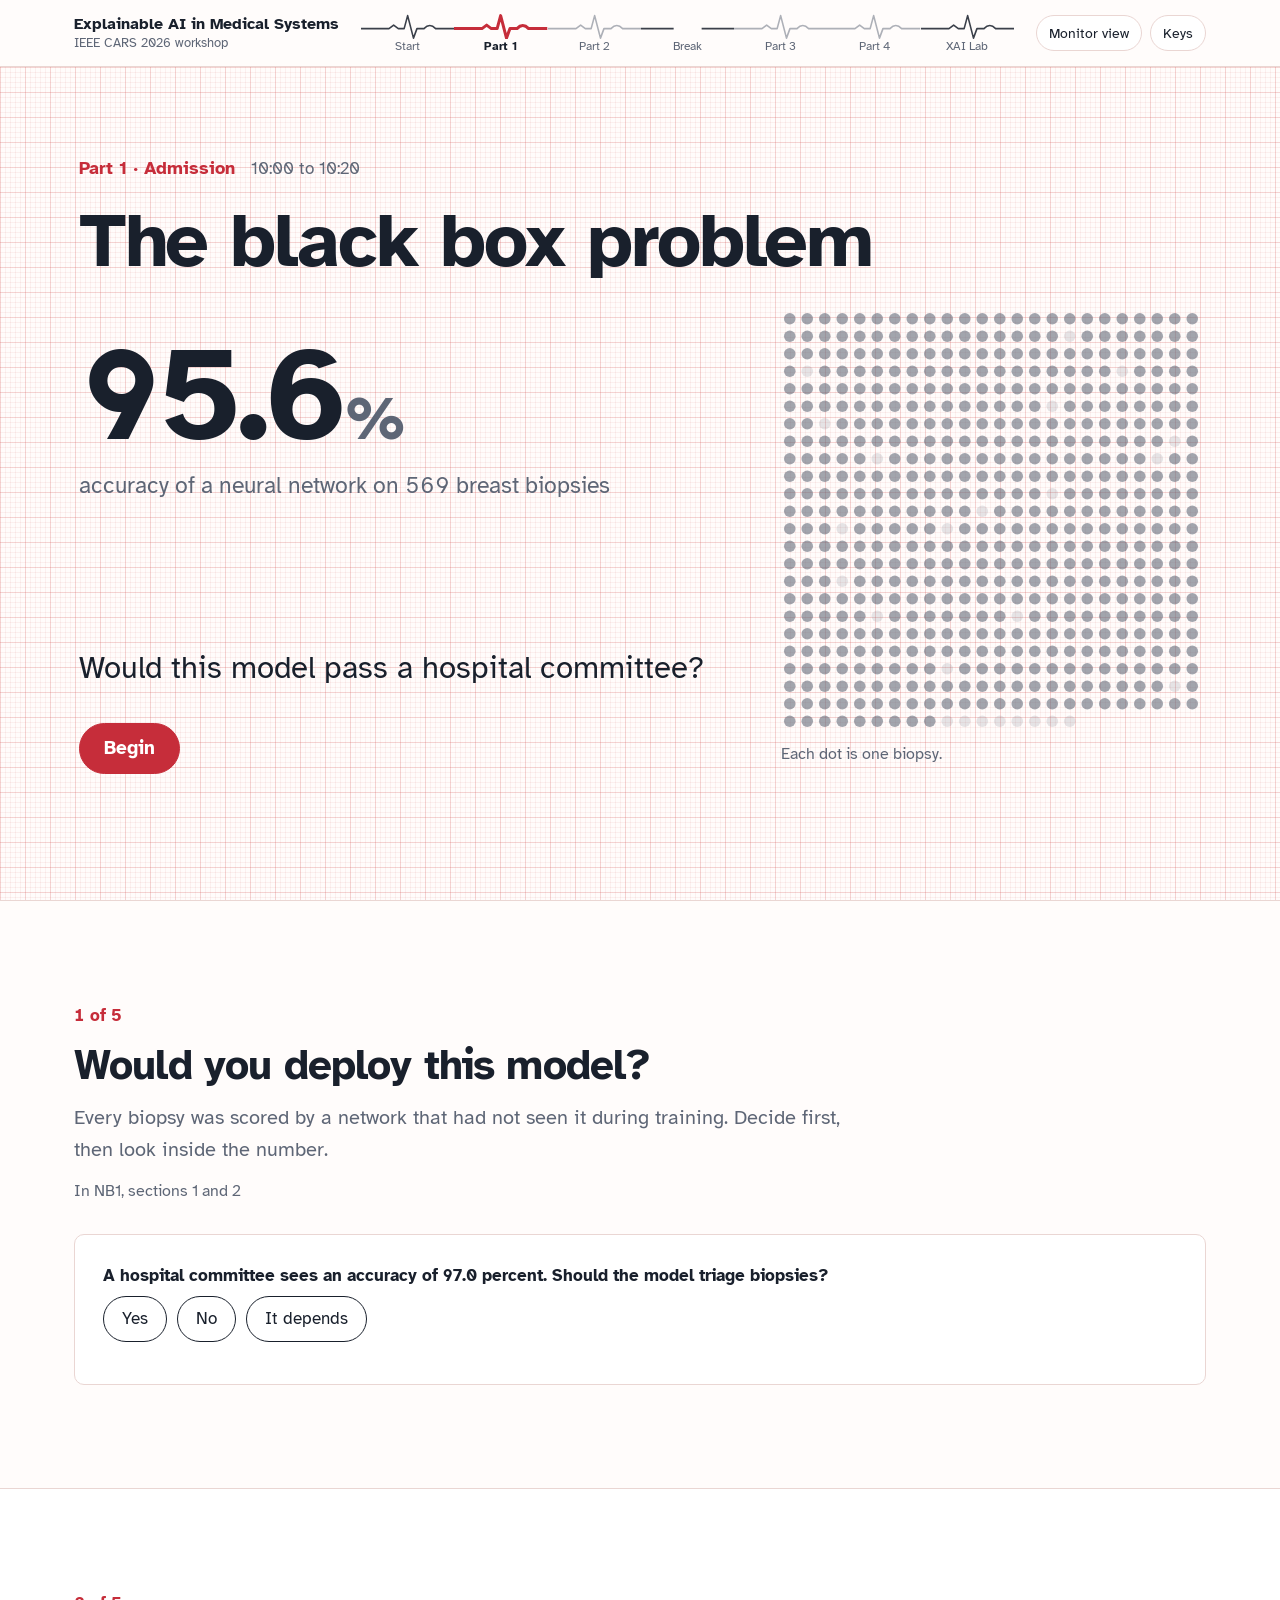
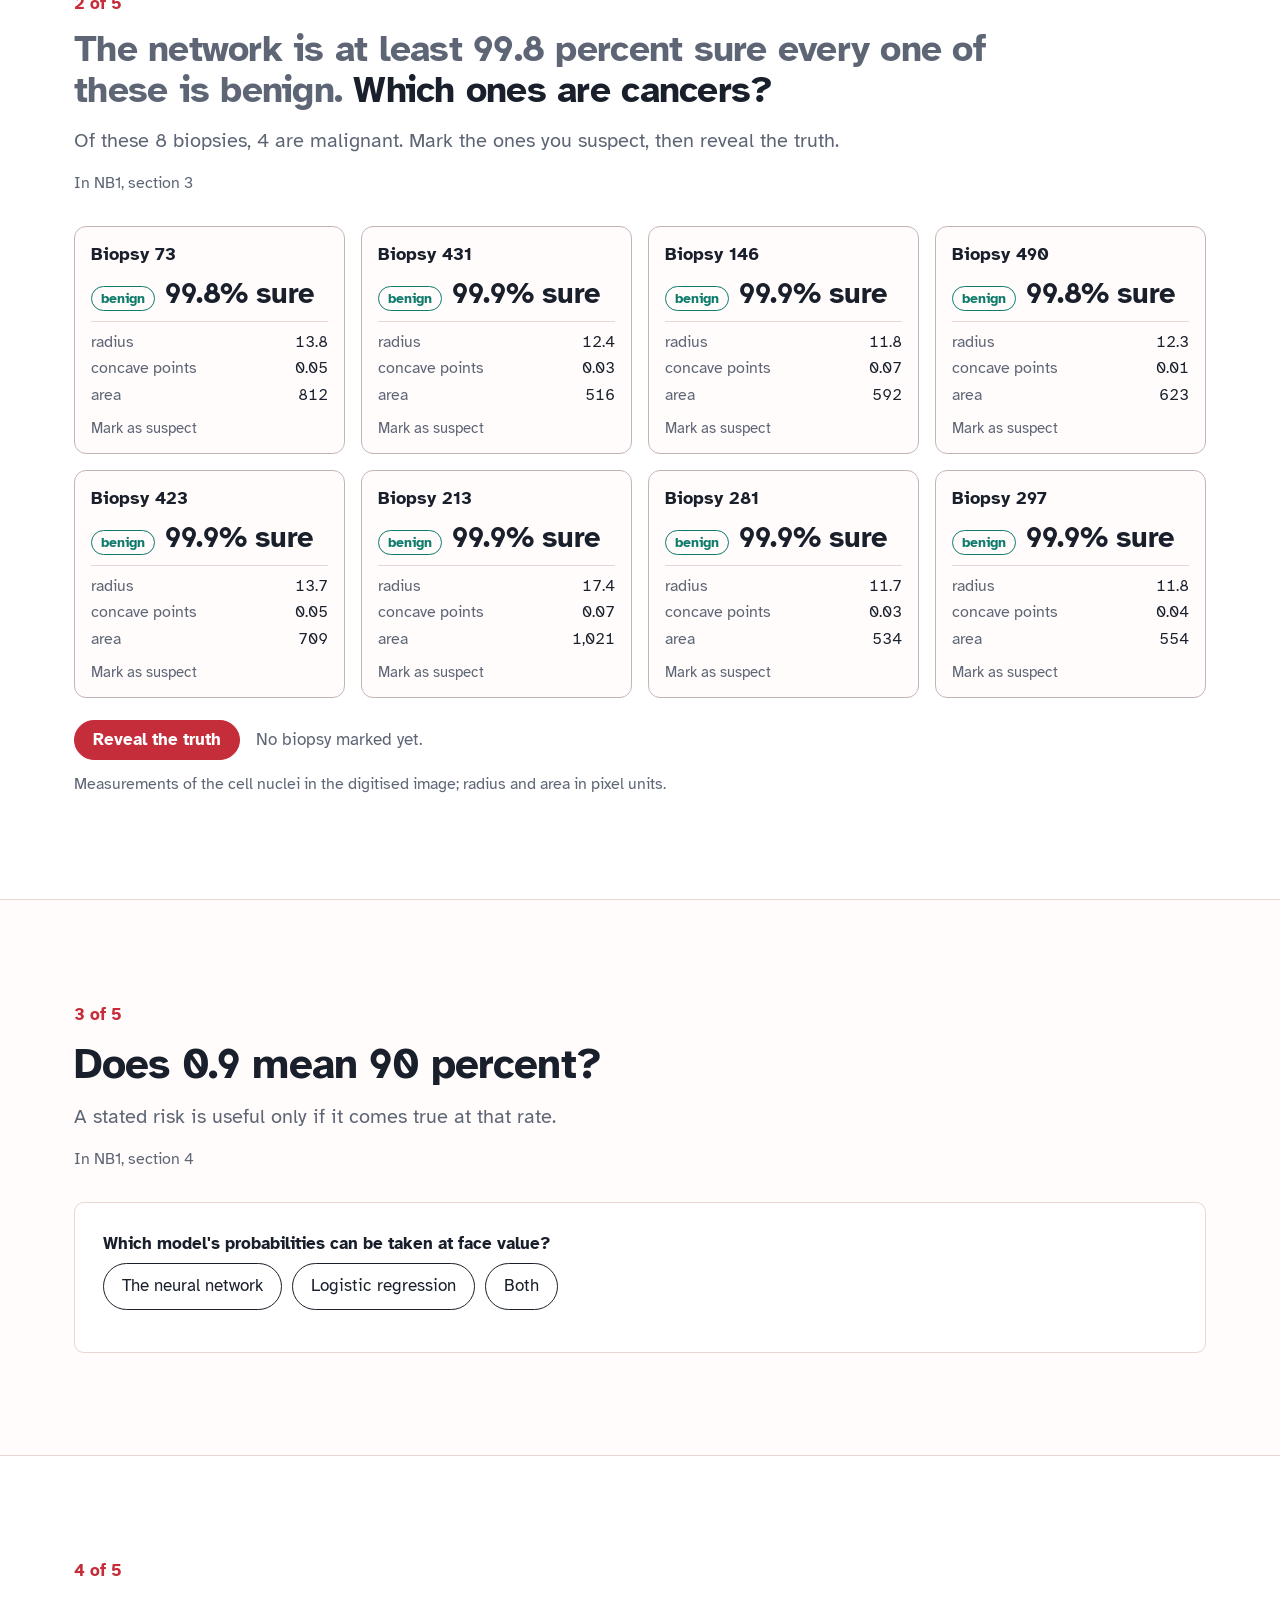
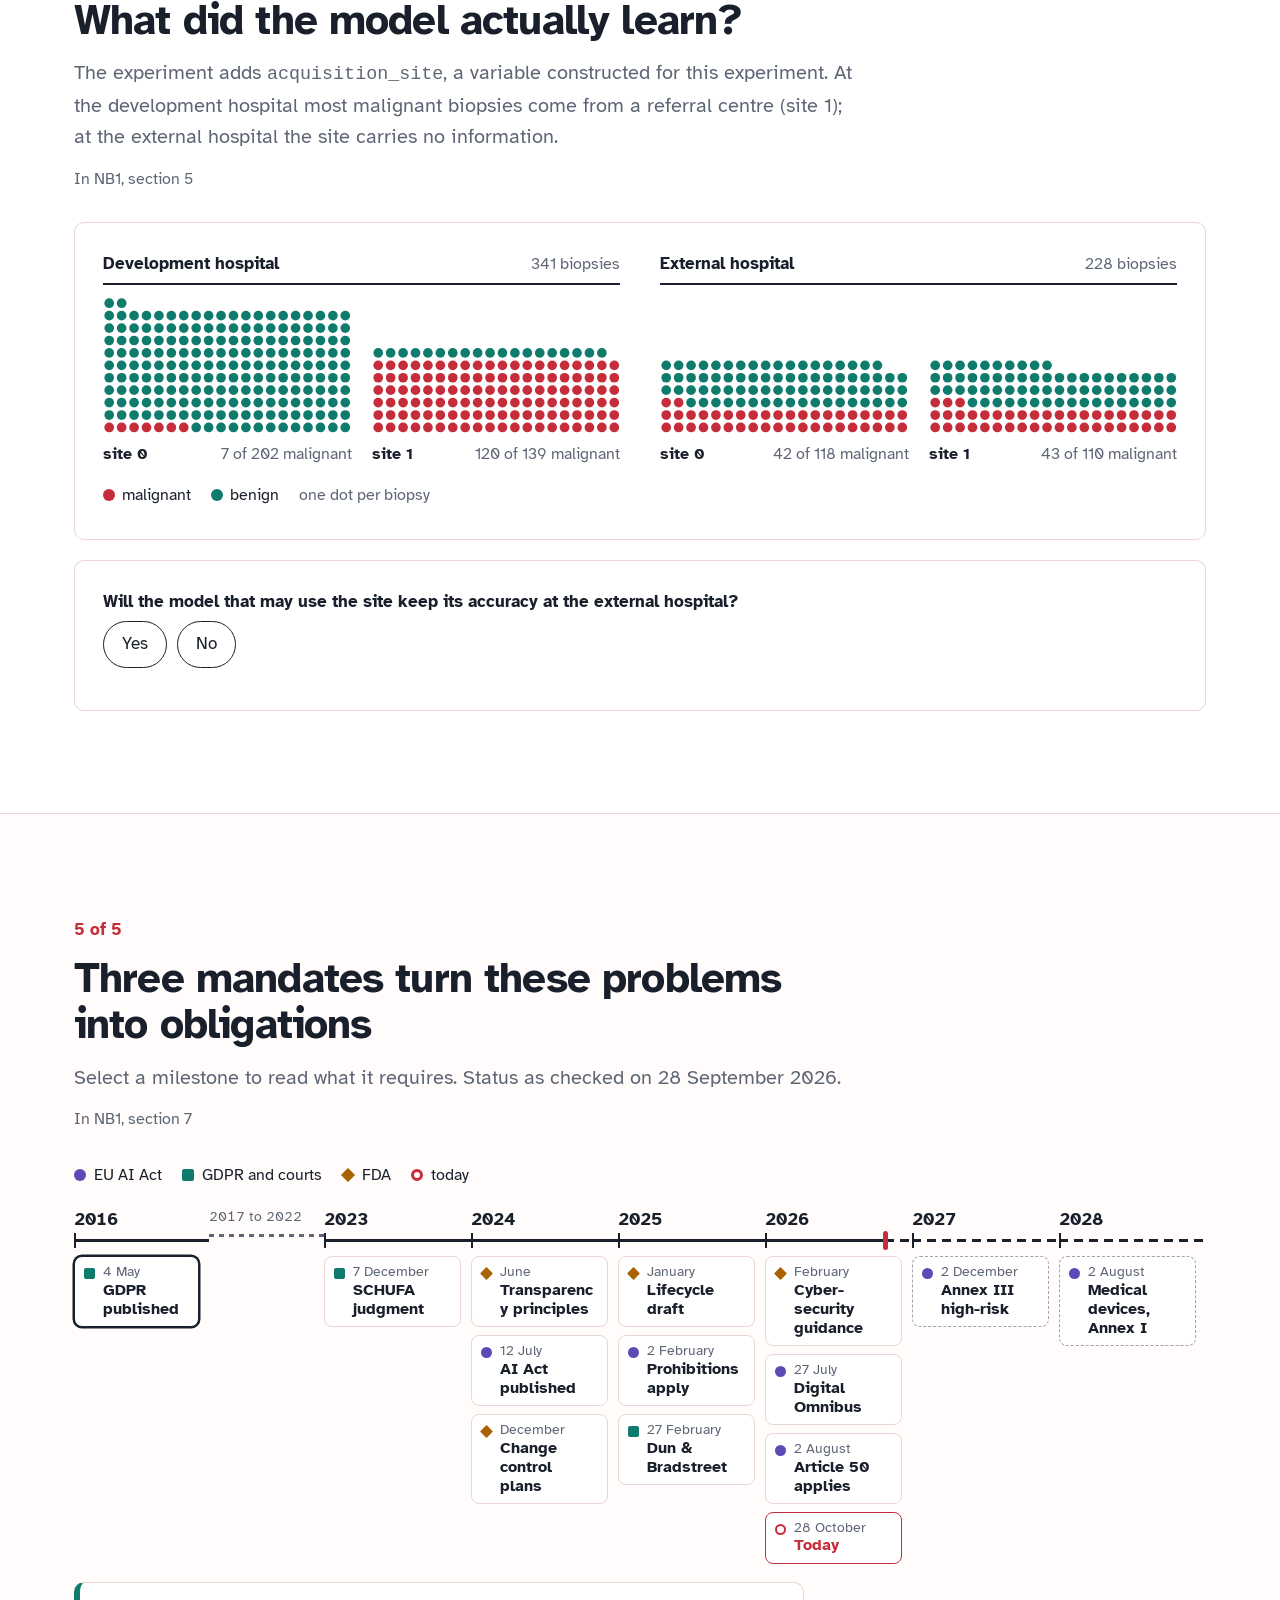
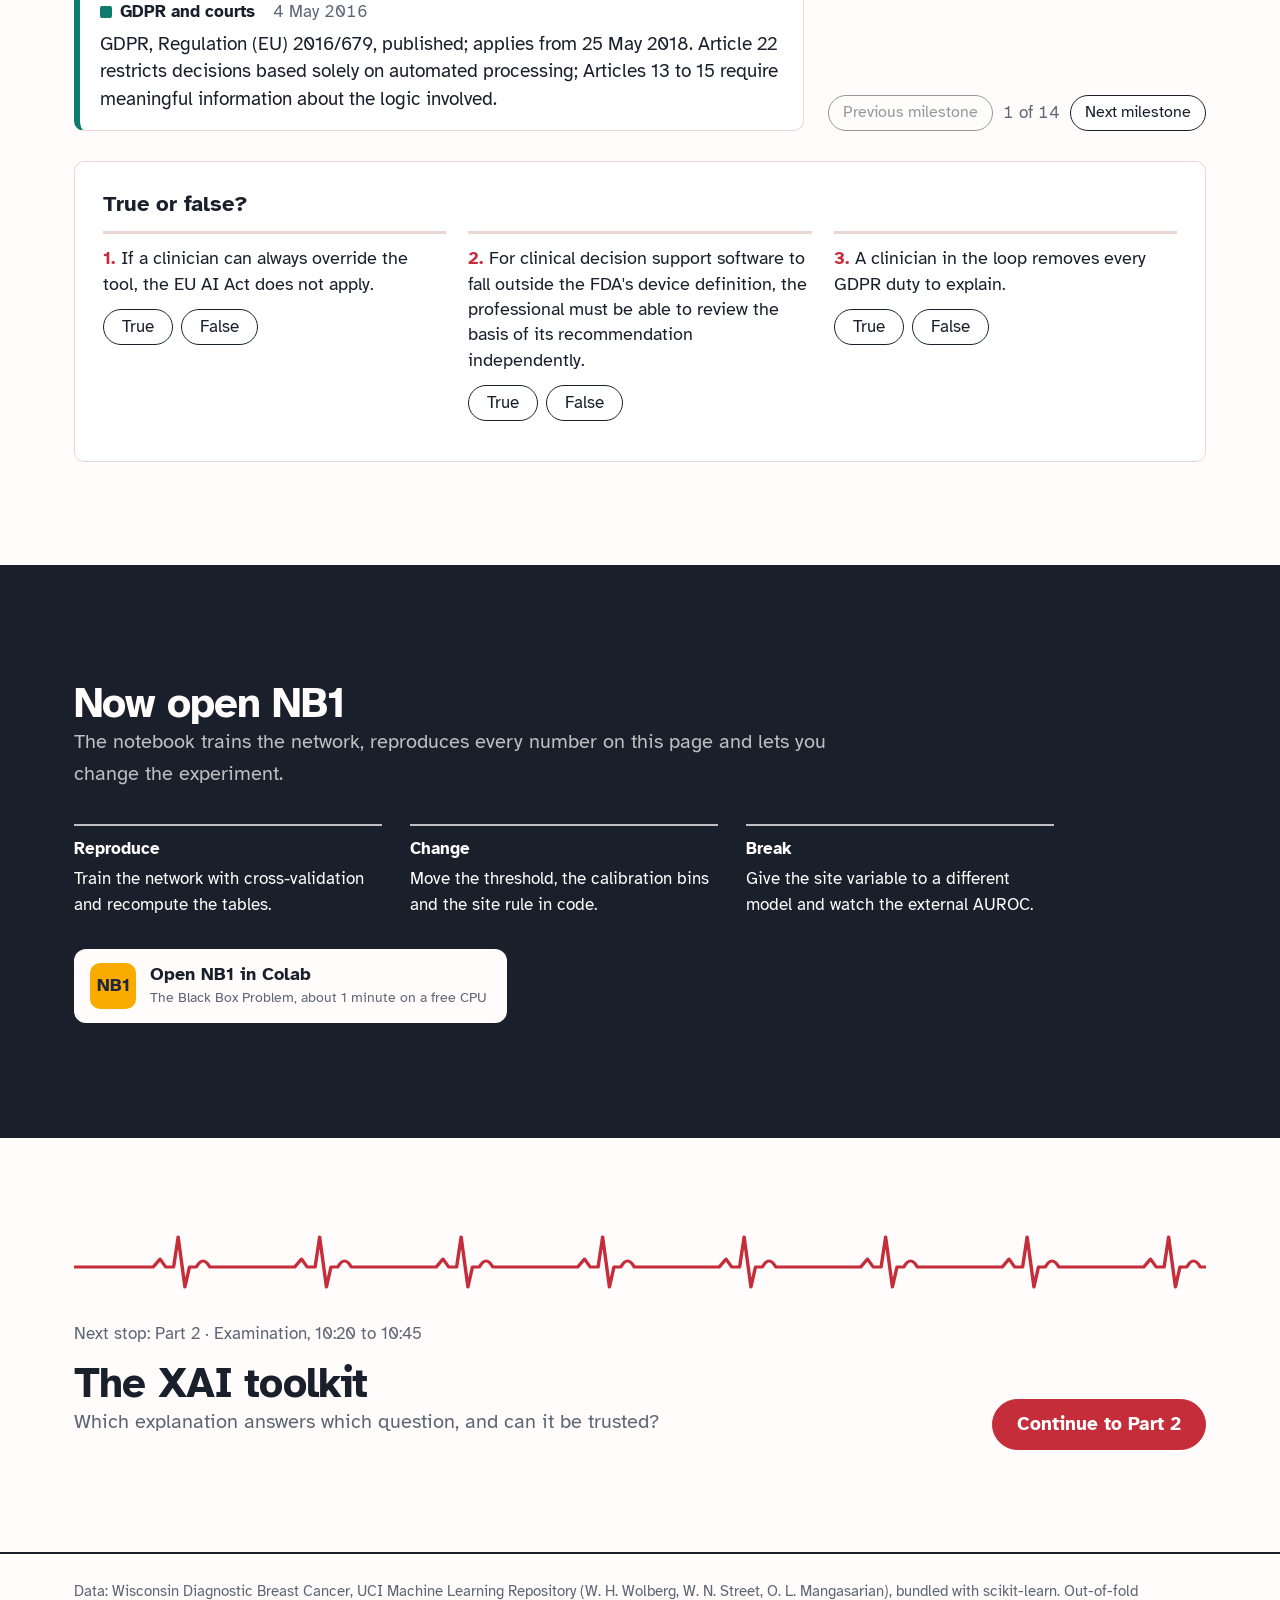
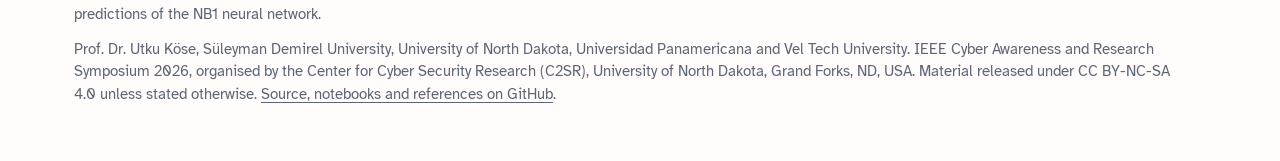
<file: docs/part1.html>
<!doctype html>
<html lang="en">
<head>
<meta charset="utf-8">
<meta name="viewport" content="width=device-width, initial-scale=1, viewport-fit=cover">
<title>Part 1: The black box problem, IEEE CARS 2026 XAI workshop</title>
<meta name="description" content="Part 1 of the IEEE CARS 2026 workshop on explainable AI in medical systems: what a 97 percent accuracy figure hides, on real breast biopsy data.">
<link rel="preconnect" href="https://fonts.googleapis.com">
<link rel="preconnect" href="https://fonts.gstatic.com" crossorigin>
<link href="https://fonts.googleapis.com/css2?family=Atkinson+Hyperlegible:ital,wght@0,400;0,700;1,400&display=swap" rel="stylesheet">
<link rel="icon" href="data:image/svg+xml,%3Csvg xmlns='http://www.w3.org/2000/svg' viewBox='0 0 64 64'%3E%3Crect width='64' height='64' rx='12' fill='%23C62D3A'/%3E%3Cpolyline points='6,36 20,36 26,18 34,48 40,30 44,36 58,36' fill='none' stroke='white' stroke-width='5' stroke-linejoin='round'/%3E%3C/svg%3E">
<link rel="stylesheet" href="assets/site.css">
<style>
  /* ---------- shared bits of this page ---------- */
  [hidden] { display: none !important; }
  .sw { display: inline-block; width: 12px; height: 12px; border-radius: 3px; margin-right: 7px; vertical-align: -1px; background: var(--muted); flex: none; }
  .sw.dot { border-radius: 50%; }
  .sw.alert { background: var(--red); }
  .sw.safe { background: var(--teal); }
  .sw.amber { background: var(--amber); }
  .sw.ink { background: var(--ink); }
  .sw.violet { background: var(--violet); }
  .sw.diag { width: 18px; height: 0; border-radius: 0; background: none; border-top: 2px dotted var(--muted); vertical-align: 3px; }
  .legend { display: flex; flex-wrap: wrap; gap: 4px 20px; align-items: center; margin: 0 0 4px; font-size: 0.92rem; }
  .legend > span { display: inline-flex; align-items: center; }
  .console { margin-top: 18px; padding-top: 22px; border-top: 1px solid var(--line); }
  .rise { animation: rise 0.5s ease-out both; }
  code { font-family: ui-monospace, SFMono-Regular, Menlo, Consolas, monospace; font-size: 0.9em; }
  .chart svg { overflow: visible; }
  svg .zone { fill: var(--ink); opacity: 0.05; }
  svg .ok { opacity: 0.3; }
  #rel { cursor: pointer; }
  svg .zone-label { fill: var(--muted); font-size: 12.5px; }
  svg .track, svg .bandhl { fill: var(--ink); opacity: 0.07; }
  svg .ring { stroke: var(--panel); stroke-width: 2; }
  .paper svg .ring { stroke: var(--paper); }
  svg .hollow { fill: var(--panel); stroke-width: 2.4; }
  .paper svg .hollow { fill: var(--paper); }
  svg .ghost { stroke: var(--muted); stroke-width: 2; stroke-dasharray: 4 3; }
  svg .err line { stroke: var(--ink); stroke-width: 1.6; }
  svg .big { font-size: 16px; }
  svg .rowlabel { font-size: 14px; font-weight: 700; }

  /* ---------- cold open ---------- */
  .p1-hero .wrap { display: grid; grid-template-columns: minmax(0, 1fr) minmax(0, 420px); grid-template-areas: "head head" "hook field" "ask field"; column-gap: clamp(32px, 6vw, 88px); align-items: center; }
  .p1-hero .hero-head { grid-area: head; }
  .p1-hero h1 { max-width: none; }
  .p1-hero .hook { grid-area: hook; margin-top: 30px; }
  .p1-hero .hook:not(.ready) { visibility: hidden; }
  .p1-hero .field { grid-area: field; margin: 30px 0 0; align-self: center; }
  .p1-hero .ask { grid-area: ask; }
  .hook-num { margin: 0; font-size: clamp(4.6rem, 10.5vw, 8.8rem); font-weight: 700; line-height: 0.92; letter-spacing: -0.045em; }
  .hook-num .pc { font-size: 0.45em; letter-spacing: -0.01em; margin-left: 0.05em; color: var(--muted); }
  .hook-cap { margin: 12px 0 0; font-size: clamp(1.1rem, 1.8vw, 1.38rem); color: var(--muted); max-width: 40ch; }
  .hook-miss { margin: 16px 0 0; font-size: clamp(1.9rem, 4.2vw, 3.2rem); font-weight: 700; line-height: 1.05; letter-spacing: -0.02em; color: var(--red); opacity: 0; transform: translateY(12px); transition: opacity 0.5s ease-out, transform 0.5s ease-out; }
  .hook-miss.on { opacity: 1; transform: none; }
  .p1-hero .question { margin-top: 28px; }
  .field svg { display: block; width: 100%; height: auto; overflow: visible; }
  .field .cell { fill: var(--muted); opacity: 0.16; transition: opacity 0.25s ease-out; }
  .field .cell.on { opacity: 0.58; }
  .field .cell.fn, .field .cell.fp { opacity: 1; transform-box: fill-box; transform-origin: center; animation: pop 0.75s cubic-bezier(0.2, 0.8, 0.3, 1.3) both; }
  .field .cell.fn { fill: var(--red); }
  .field .cell.fp { fill: transparent; stroke: var(--amber); stroke-width: 3.2; animation-delay: 0.3s; }
  @keyframes pop { 0% { transform: scale(0.3); } 55% { transform: scale(1.9); } 100% { transform: scale(1.22); } }
  .field figcaption { display: flex; flex-wrap: wrap; gap: 4px 18px; margin-top: 12px; color: var(--muted); font-size: 0.95rem; }
  .field-key { display: inline-flex; flex-wrap: wrap; gap: 4px 18px; opacity: 0; transition: opacity 0.5s ease-out 0.35s; }
  .field-key.on { opacity: 1; }
  .field-key > span { display: inline-flex; align-items: center; color: var(--ink); }
  .sw.ring { background: transparent; border: 3px solid var(--amber); }

  @media (min-width: 981px) and (max-height: 820px) {
    .p1-hero { padding: 34px 0 46px; }
    .p1-hero .hook { margin-top: 20px; }
    .p1-hero .question { margin-top: 18px; }
    .p1-hero .begin { margin-top: 24px; }
  }

  /* ---------- station 1: threshold console ---------- */
  .s1-grid { display: grid; grid-template-columns: minmax(0, 0.72fr) minmax(0, 1.5fr); gap: 24px 36px; align-items: start; }
  .live { font-size: 1.22rem; font-weight: 700; line-height: 1.35; margin: 14px 0 8px; min-height: 3.3em; }
  .s1-stats { grid-template-columns: repeat(2, minmax(0, 1fr)); margin-top: 4px; }
  .s1-stats .stat.wide { grid-column: 1 / -1; }
  .s1-stats .stat.wide .v { font-size: 2.6rem; }
  .chart.drag { cursor: ew-resize; touch-action: pan-y; -webkit-user-select: none; user-select: none; }
  .chart-top { display: flex; flex-wrap: wrap; justify-content: space-between; gap: 4px 16px; align-items: baseline; }
  .chart-top .note { margin: 0; }

  /* ---------- station 2: biopsy cards ---------- */
  #s-cards .station-head { max-width: 980px; }
  #s-cards h2 { font-size: clamp(1.55rem, 2.9vw, 2.3rem); }
  .h-pre { color: var(--muted); }
  .cards { --edge: color-mix(in srgb, var(--ink) 18%, var(--line)); display: grid; grid-template-columns: repeat(4, minmax(0, 1fr)); gap: 16px; }
  .bcard { font: inherit; color: var(--ink); text-align: left; background: transparent; border: 0; padding: 0; margin: 0; cursor: pointer; display: block; width: 100%; perspective: 1100px; border-radius: 12px; }
  .bcard[aria-disabled="true"] { cursor: default; }
  .bcard-in { display: grid; height: 100%; transform-style: preserve-3d; transition: transform 0.65s cubic-bezier(0.3, 0.7, 0.2, 1); }
  .bcard.flipped .bcard-in { transform: rotateY(180deg); }
  .face { grid-area: 1 / 1; display: flex; flex-direction: column; gap: 10px; padding: 14px 16px 13px; background: var(--paper); border: 1.5px solid var(--edge); border-radius: 12px; -webkit-backface-visibility: hidden; backface-visibility: hidden; }
  .face.back { transform: rotateY(180deg); }
  .b-top { display: flex; flex-wrap: wrap; justify-content: space-between; align-items: center; gap: 4px 8px; }
  .b-id { font-weight: 700; font-size: 1.05rem; }
  .b-flag { font-size: 0.78rem; font-weight: 700; line-height: 1.5; color: var(--on-accent); background: var(--red); border-radius: 999px; padding: 0 9px; visibility: hidden; }
  .bcard[aria-pressed="true"] .b-flag { visibility: visible; }
  .b-verdict { display: flex; flex-wrap: wrap; align-items: baseline; gap: 4px 10px; }
  .b-chip { font-size: 0.85rem; font-weight: 700; color: var(--teal); border: 1.5px solid var(--teal); border-radius: 999px; padding: 0 9px; }
  .b-sure { font-size: 1.7rem; font-weight: 700; line-height: 1.1; letter-spacing: -0.01em; }
  .b-feats { display: grid; gap: 2px; padding-top: 8px; border-top: 1px solid var(--line); font-size: 0.93rem; }
  .b-feats > span { display: flex; flex-wrap: wrap; justify-content: space-between; gap: 0 8px; }
  .b-feats .k { color: var(--muted); }
  .b-act { margin-top: auto; font-size: 0.86rem; color: var(--muted); }
  .bcard:hover .front { border-color: var(--ink); }
  .bcard[aria-pressed="true"] .front { border-color: var(--red); box-shadow: inset 0 0 0 1px var(--red); background: color-mix(in srgb, var(--red) 6%, var(--paper)); }
  .bcard[aria-pressed="true"] .b-act { color: var(--red); font-weight: 700; }
  .back.mal { border-color: var(--red); box-shadow: inset 0 0 0 1px var(--red); background: color-mix(in srgb, var(--red) 11%, var(--paper)); }
  .back.ben { border-color: var(--teal); }
  .b-truth { font-size: 1.22rem; line-height: 1.3; }
  .back.mal .b-truth strong { color: var(--red); }
  .back.ben .b-truth strong { color: var(--teal); }
  .b-model { font-size: 0.95rem; line-height: 1.35; }
  .b-you { margin-top: auto; font-size: 0.88rem; color: var(--muted); }
  .cards-bar { margin-top: 22px; }
  .cards-status { margin: 0 0 0 6px; color: var(--muted); }
  .cards-status.score { color: var(--ink); font-weight: 700; font-size: 1.22rem; margin-left: 10px; }
  .cards-note { margin: 12px 0 0; }
  @media (prefers-reduced-motion: reduce) {
    .bcard-in { transform: none !important; }
    .face.back { transform: none; opacity: 0; }
    .face.front, .face.back { transition: opacity 0.35s ease !important; }
    .bcard.flipped .face.back { opacity: 1; }
    .bcard.flipped .face.front { opacity: 0; }
  }

  /* ---------- station 3: calibration ---------- */
  .s3-grid { display: grid; grid-template-columns: minmax(0, 1.05fr) minmax(0, 1fr); gap: 24px 40px; align-items: start; }
  .band-h { font-weight: 700; font-size: 1.08rem; margin: 16px 0 12px; }
  .band-cols { display: grid; grid-template-columns: repeat(2, minmax(0, 1fr)); gap: 14px 22px; }
  .bandcol { border-top: 3px solid var(--line); padding-top: 8px; min-width: 0; }
  .bandcol.c-ink { border-top-color: var(--ink); }
  .bandcol.c-violet { border-top-color: var(--violet); }
  .bandcol .sw { background: var(--ink); border-radius: 2px; }
  .bandcol .sw.dot { border-radius: 50%; }
  .bandcol.c-violet .sw { background: var(--violet); }
  .bc-name { display: flex; align-items: flex-start; margin: 0; font-weight: 700; font-size: 0.95rem; line-height: 1.3; }
  .bc-name .sw { margin-top: 0.2em; }
  .bc-big { margin: 6px 0 0; font-size: 2.3rem; font-weight: 700; line-height: 1.05; letter-spacing: -0.01em; }
  .bc-sub { margin: 0; color: var(--muted); font-size: 0.92rem; }
  .bc-chart { margin-top: 8px; }
  .bc-vals { display: flex; flex-wrap: wrap; align-items: center; gap: 2px 14px; margin: 2px 0 0; font-size: 0.86rem; color: var(--muted); font-variant-numeric: tabular-nums; }
  .bc-vals > span { display: inline-flex; align-items: center; gap: 6px; }
  .mk-key { display: inline-block; width: 10px; height: 10px; border-radius: 50%; background: var(--ink); border: 2px solid var(--ink); }
  .mk-key.hollow { background: transparent; }
  .c-violet .mk-key { border-radius: 2px; background: var(--violet); border-color: var(--violet); }
  .c-violet .mk-key.hollow { background: transparent; }
  #ece { margin-top: 22px; }
  .cal-text { margin: 4px 0 0; font-size: 1.02rem; max-width: 52ch; }

  /* ---------- station 4: the shortcut ---------- */
  .hosps { display: grid; grid-template-columns: repeat(2, minmax(0, 1fr)); gap: 22px 40px; }
  .hosp { margin: 0; }
  .hosp figcaption { display: flex; flex-wrap: wrap; justify-content: space-between; align-items: baseline; gap: 2px 10px; padding-bottom: 6px; margin-bottom: 12px; border-bottom: 2px solid var(--ink); }
  .hosp figcaption span { color: var(--muted); font-size: 0.92rem; }
  .sites { display: grid; grid-template-columns: repeat(2, minmax(0, 1fr)); gap: 20px; }
  .waffle svg { display: block; width: 100%; height: auto; }
  .site-l { display: flex; flex-wrap: wrap; justify-content: space-between; gap: 0 10px; margin: 8px 0 0; font-size: 0.95rem; }
  .site-l span { color: var(--muted); }
  .hosps-legend { margin-top: 16px; }
  .s4-grid { display: grid; grid-template-columns: minmax(0, 1fr) minmax(0, 1fr); gap: 26px 40px; align-items: stretch; }
  .s4-seg button { font-size: 0.95rem; }
  #auc { margin-top: 18px; }
  .auc-note { font-size: 1.15rem; margin: 4px 0 0; }
  .auc-note.bad strong { color: var(--red); }
  .boxcell { display: flex; flex-direction: column; min-width: 0; }
  .blackbox { flex: 1; min-height: 250px; display: grid; place-content: center; justify-items: center; gap: 18px; padding: 28px; text-align: center; border-radius: 12px; color: var(--monitor-ink); background-color: var(--monitor-bg); border: 2px solid var(--monitor-edge);
    background-image: linear-gradient(color-mix(in srgb, var(--monitor-green) 9%, transparent) 1px, transparent 1px), linear-gradient(90deg, color-mix(in srgb, var(--monitor-green) 9%, transparent) 1px, transparent 1px);
    background-size: 22px 22px; }
  .blackbox p { margin: 0; font-size: 1.15rem; max-width: 24ch; }
  .blackbox .tiny { color: var(--monitor-muted); font-size: 0.92rem; }
  #imp-wrap h3 { margin-top: 0; }

  /* ---------- station 5: mandates ---------- */
  .mk { display: inline-block; width: 12px; height: 12px; flex: none; background: var(--muted); }
  .mk.act, .act .mk { background: var(--violet); border-radius: 50%; }
  .mk.gdpr, .gdpr .mk { background: var(--teal); border-radius: 2px; }
  .mk.fda, .fda .mk { background: var(--amber); border-radius: 1px; transform: rotate(45deg) scale(0.84); }
  .mk.today, .today .mk { background: var(--paper); border: 3px solid var(--red); border-radius: 50%; }
  .tl-legend { margin: 0 0 18px; }
  .tl-legend > span { gap: 8px; }
  .tl { display: grid; grid-template-columns: minmax(0, 0.92fr) minmax(0, 0.78fr) repeat(6, minmax(0, 1fr)); align-items: start; }
  .tl-col { min-width: 0; }
  .tl-y { margin: 0 0 6px; font-weight: 700; font-size: 1.08rem; font-variant-numeric: tabular-nums; }
  .tl-col.gap .tl-y { color: var(--muted); font-weight: 400; font-size: 0.82rem; line-height: 1.7; white-space: nowrap; padding-right: 12px; }
  .tl-axis { position: relative; height: 3px; margin: 0 0 14px; background: var(--ink); }
  .tl-axis::before { content: ""; position: absolute; left: 0; top: -6px; width: 2px; height: 15px; background: var(--ink); }
  .tl-col.gap .tl-axis { background: repeating-linear-gradient(90deg, var(--muted) 0 5px, transparent 5px 10px); }
  .tl-col.gap .tl-axis::before { display: none; }
  .tl-col.ahead .tl-axis { background: repeating-linear-gradient(90deg, var(--ink) 0 9px, transparent 9px 15px); }
  .tl-col.now .tl-axis { background: linear-gradient(90deg, var(--ink) 0 calc(var(--at) * 100%), transparent 0), repeating-linear-gradient(90deg, var(--ink) 0 9px, transparent 9px 15px); }
  .tl-now { position: absolute; left: calc(var(--at) * 100%); top: -8px; width: 5px; height: 19px; margin-left: -2.5px; background: var(--red); border-radius: 3px; }
  .tl-items { display: flex; flex-direction: column; gap: 8px; padding-right: 10px; }
  .ms { font: inherit; color: var(--ink); text-align: left; background: var(--panel); border: 1.5px solid var(--line); border-radius: 8px; padding: 6px 9px 7px; cursor: pointer; display: grid; grid-template-columns: auto minmax(0, 1fr); column-gap: 8px; align-items: baseline; }
  .ms .mk { grid-row: span 2; align-self: start; margin-top: 5px; width: 11px; height: 11px; }
  .ms.today .mk { border-width: 2.5px; }
  .ms-d { font-size: 0.8rem; color: var(--muted); line-height: 1.3; }
  .ms-t { font-size: 0.92rem; font-weight: 700; line-height: 1.22; overflow-wrap: break-word; -webkit-hyphens: manual; hyphens: manual; }
  .ms:hover { border-color: var(--ink); }
  .ms.future { border-style: dashed; border-color: color-mix(in srgb, var(--ink) 30%, var(--line)); }
  .ms.today { border-color: var(--red); }
  .ms.today .ms-t { color: var(--red); }
  .ms[aria-pressed="true"] { border-color: var(--ink); box-shadow: 0 0 0 1.5px var(--ink); }
  .ms.today[aria-pressed="true"] { border-color: var(--red); box-shadow: 0 0 0 1.5px var(--red); }
  .tl-detail { display: grid; grid-template-columns: minmax(0, 1fr) auto; gap: 14px 24px; align-items: end; margin-top: 18px; }
  .tl-card { background: var(--panel); border: 1px solid var(--line); border-left: 6px solid var(--muted); border-radius: 10px; padding: 16px 20px; min-height: 124px; }
  .tl-card.act { border-left-color: var(--violet); }
  .tl-card.gdpr { border-left-color: var(--teal); }
  .tl-card.fda { border-left-color: var(--amber); }
  .tl-card.today { border-left-color: var(--red); }
  .tl-meta { display: flex; flex-wrap: wrap; gap: 4px 18px; align-items: center; margin: 0 0 6px; }
  .tl-kind { display: inline-flex; align-items: center; gap: 8px; font-weight: 700; }
  .tl-date { color: var(--muted); font-variant-numeric: tabular-nums; }
  .tl-text { margin: 0; font-size: 1.12rem; line-height: 1.45; max-width: 72ch; }
  .tl-when { margin: 8px 0 0; color: var(--muted); }
  .tl-nav { justify-content: flex-end; flex-wrap: nowrap; }
  .tl-nav .btn { font-size: 0.95rem; padding: 7px 14px; }
  .tf-app { margin-top: 30px; }
  .tf-app h3 { margin: 0 0 14px; font-size: 1.3rem; }
  .tf { list-style: none; margin: 0; padding: 0; display: grid; grid-template-columns: repeat(3, minmax(0, 1fr)); gap: 18px 22px; counter-reset: tf; }
  .tf-item { display: flex; flex-direction: column; gap: 12px; padding-top: 12px; border-top: 3px solid var(--line); min-width: 0; }
  .tf-item.right { border-top-color: var(--teal); }
  .tf-item.wrong { border-top-color: var(--red); }
  .tf-q { margin: 0; font-size: 1.05rem; line-height: 1.42; }
  .tf-q::before { counter-increment: tf; content: counter(tf) ". "; font-weight: 700; color: var(--accent); }
  .tf-a { display: flex; gap: 8px; }
  .tf-a .btn { padding: 7px 18px; }
  .tf-a .btn[aria-pressed="true"] { background: var(--ink); color: var(--paper); font-weight: 700; }
  .tf-a .btn[aria-disabled="true"] { cursor: default; }
  .tf-a .btn[aria-disabled="true"]:not([aria-pressed="true"]):hover { background: var(--panel); color: var(--ink); }
  .tf-a .btn[aria-disabled="true"]:not([aria-pressed="true"]) { opacity: 0.45; }
  .tf-r { margin: 0; font-size: 0.97rem; line-height: 1.45; }
  .tf-v { font-weight: 700; }
  .tf-item.right .tf-v { color: var(--teal); }
  .tf-item.wrong .tf-v { color: var(--red); }
  .tf-score { margin: 18px 0 0; font-size: 1.15rem; font-weight: 700; }
  .tf-score:empty { display: none; }

  /* ---------- narrow screens ---------- */
  @media (max-width: 980px) {
    .p1-hero .wrap { grid-template-columns: minmax(0, 1fr); grid-template-areas: "head" "hook" "field" "ask"; }
    .p1-hero .field { max-width: 440px; }
    .s1-grid, .s3-grid, .s4-grid { grid-template-columns: minmax(0, 1fr); }
    .cards { grid-template-columns: repeat(2, minmax(0, 1fr)); }
    .hosps { grid-template-columns: minmax(0, 1fr); }
    .tf { grid-template-columns: minmax(0, 1fr); }
    .tl-detail { grid-template-columns: minmax(0, 1fr); }
    .tl-nav { justify-content: flex-start; }
    .blackbox { min-height: 200px; }
  }
  @media (max-width: 1180px) {
    .tl { grid-template-columns: minmax(0, 1fr); }
    .tl-col { display: grid; grid-template-columns: 64px 18px minmax(0, 1fr); align-items: stretch; }
    .tl-y { grid-column: 1; margin: 6px 0 0; }
    .tl-col.gap .tl-y { white-space: normal; line-height: 1.25; }
    .tl-axis { grid-column: 2; width: 3px; height: auto; margin: 0 auto; }
    .tl-axis::before { left: -6px; top: 17px; width: 15px; height: 2px; }
    .tl-col.gap .tl-axis { background: repeating-linear-gradient(180deg, var(--muted) 0 5px, transparent 5px 10px); }
    .tl-col.ahead .tl-axis { background: repeating-linear-gradient(180deg, var(--ink) 0 9px, transparent 9px 15px); }
    .tl-col.now .tl-axis { background: linear-gradient(180deg, var(--ink) 0 calc(var(--at) * 100%), transparent 0), repeating-linear-gradient(180deg, var(--ink) 0 9px, transparent 9px 15px); }
    .tl-now { left: -8px; top: calc(var(--at) * 100%); width: 19px; height: 5px; margin: -2.5px 0 0; }
    .tl-items { grid-column: 3; display: grid; grid-template-columns: repeat(auto-fill, minmax(210px, 1fr)); gap: 8px; padding: 0 0 14px 10px; }
    .tl-col.gap .tl-items { min-height: 38px; }
  }
  @media (max-width: 560px) {
    .face { padding: 12px 12px 11px; gap: 8px; }
    .b-id { font-size: 0.98rem; }
    .b-sure { font-size: 1.32rem; }
    .b-feats { font-size: 0.84rem; }
    .b-truth { font-size: 1.05rem; }
    .cards { gap: 10px; }
    .cards-status, .cards-status.score { margin-left: 0; flex-basis: 100%; }
    .band-cols { gap: 12px 14px; }
    .bc-big { font-size: 1.9rem; }
    .s4-seg { display: grid; grid-template-columns: minmax(0, 1fr); border-radius: 14px; width: 100%; }
    .s4-seg button + button { border-left: 0; border-top: 1.5px solid var(--ink); }
    .sites { gap: 14px; }
    .live { min-height: 0; }
    .bc-name { min-height: 2.6em; }
    .tl-nav { display: grid; grid-template-columns: repeat(2, minmax(0, 1fr)); gap: 8px; }
    .tl-nav #tl-pos { grid-column: 1 / -1; order: -1; }
    .tl-nav .btn { justify-content: center; font-size: 0.9rem; padding: 8px 10px; }
  }
</style>
</head>
<body data-page="p1" data-part="p1">
<header id="site-top"></header>
<main>
  <section class="coldopen grid-bg p1-hero" aria-labelledby="p1-title">
    <div class="wrap">
      <div class="hero-head">
        <p class="part-tag"><strong>Part 1 · Admission</strong><span>10:00 to 10:20</span></p>
        <h1 id="p1-title">The black box problem</h1>
      </div>
      <div class="hook">
        <p class="hook-num"><span id="hook-acc"></span><span class="pc">%</span></p>
        <p class="hook-cap">accuracy of a neural network on <span id="hook-n"></span> breast biopsies</p>
        <p class="hook-miss" id="hook-miss">and <span id="hook-fn"></span></p>
      </div>
      <figure class="field">
        <div id="field"></div>
        <figcaption><span>Each dot is one biopsy.</span><span class="field-key" id="field-key"><span><span class="sw dot alert" aria-hidden="true"></span><span id="key-fn"></span></span><span><span class="sw dot ring" aria-hidden="true"></span><span id="key-fp"></span></span></span></figcaption>
      </figure>
      <div class="ask">
        <p class="question">Would this model pass a hospital committee?</p>
        <div class="row begin"><button class="btn primary big" type="button" data-begin>Begin</button></div>
      </div>
    </div>
  </section>

  <section class="station" data-station id="s-deploy" aria-labelledby="s1-h">
    <div class="wrap">
      <div class="station-head">
        <p class="station-index">1 of 5</p>
        <h2 id="s1-h">Would you deploy this model?</h2>
        <p class="lead">Every biopsy was scored by a network that had not seen it during training. Decide first, then look inside the number.</p>
        <p class="nbref">In NB1, sections 1 and 2</p>
      </div>
      <div class="app">
        <p class="poll-label">A hospital committee sees an accuracy of <span id="deploy-acc"></span> percent. Should the model triage biopsies?</p>
        <div class="poll" id="poll-deploy">
          <button type="button" data-value="yes">Yes</button>
          <button type="button" data-value="no">No</button>
          <button type="button" data-value="depends">It depends</button>
        </div>
        <div class="console" id="s1-console" hidden>
          <div class="s1-grid">
            <div>
              <label class="control" for="thr">Decision threshold <output id="thr-out" for="thr">0.50</output></label>
              <input type="range" id="thr" min="0.01" max="0.99" step="0.01" value="0.5">
              <p class="live" id="thr-live" aria-live="polite"></p>
              <div class="stats s1-stats" id="thr-stats"></div>
            </div>
            <div>
              <div class="chart-top">
                <p class="legend"><span><span class="sw safe" aria-hidden="true"></span>benign</span><span><span class="sw alert" aria-hidden="true"></span>malignant</span><span class="muted">pale bars: all correct at this threshold</span></p>
                <p class="note">Drag across the chart to move the threshold.</p>
              </div>
              <div class="chart paper drag" id="hist"></div>
            </div>
          </div>
        </div>
      </div>
      <p class="takeaway" id="s1-take" hidden>The threshold is a clinical choice, and the accuracy figure hides which mistakes are made.</p>
    </div>
  </section>

  <section class="station alt" data-station id="s-cards" aria-labelledby="s2-h">
    <div class="wrap">
      <div class="station-head">
        <p class="station-index">2 of 5</p>
        <h2 id="s2-h"><span class="h-pre">The network is at least <span id="cards-min"></span> percent sure every one of these is benign.</span> Which ones are cancers?</h2>
        <p class="lead">Of these <span id="cards-n"></span> biopsies, <span id="cards-mal"></span> are malignant. Mark the ones you suspect, then reveal the truth.</p>
        <p class="nbref">In NB1, section 3</p>
      </div>
      <div class="cards" id="cards"></div>
      <div class="row cards-bar">
        <button class="btn primary" type="button" id="cards-reveal">Reveal the truth</button>
        <button class="btn" type="button" id="cards-again" hidden>Try again</button>
        <p class="cards-status" id="cards-status" aria-live="polite"></p>
      </div>
      <p class="note cards-note">Measurements of the cell nuclei in the digitised image; radius and area in pixel units.</p>
      <p class="takeaway" id="s2-take" hidden>A confident error looks exactly like a confident correct answer; nothing in the output warns the clinician.</p>
    </div>
  </section>

  <section class="station" data-station id="s-calibration" aria-labelledby="s3-h">
    <div class="wrap">
      <div class="station-head">
        <p class="station-index">3 of 5</p>
        <h2 id="s3-h">Does 0.9 mean 90 percent?</h2>
        <p class="lead">A stated risk is useful only if it comes true at that rate.</p>
        <p class="nbref">In NB1, section 4</p>
      </div>
      <div class="app">
        <p class="poll-label">Which model's probabilities can be taken at face value?</p>
        <div class="poll" id="poll-cal">
          <button type="button" data-value="network">The neural network</button>
          <button type="button" data-value="logreg">Logistic regression</button>
          <button type="button" data-value="both">Both</button>
        </div>
        <div class="console" id="s3-console" hidden>
          <div class="s3-grid">
            <div>
              <p class="legend"><span><span class="sw dot ink" aria-hidden="true"></span>neural network</span><span><span class="sw violet" aria-hidden="true"></span>logistic regression</span><span><span class="sw diag" aria-hidden="true"></span>perfect calibration</span></p>
              <div class="chart paper" id="rel"></div>
              <p class="note">Each point is one eighth of the <span id="rel-n"></span> biopsies, sorted by score. Click a band to inspect it.</p>
            </div>
            <div>
              <label class="control" for="band">Score band <output id="band-out" for="band"></output></label>
              <input type="range" id="band" min="0" max="9" step="1" value="8">
              <p class="band-h" id="band-h"></p>
              <div class="band-cols" id="band-cols" aria-live="polite"></div>
              <div class="stats" id="ece"></div>
              <p class="cal-text" id="cal-text"></p>
            </div>
          </div>
        </div>
      </div>
      <p class="takeaway" id="s3-take" hidden>Calibration is a separate property from accuracy; it decides whether a stated risk can be trusted at face value.</p>
    </div>
  </section>

  <section class="station alt" data-station id="s-shortcut" aria-labelledby="s4-h">
    <div class="wrap">
      <div class="station-head">
        <p class="station-index">4 of 5</p>
        <h2 id="s4-h">What did the model actually learn?</h2>
        <p class="lead">The experiment adds <code>acquisition_site</code>, a variable constructed for this experiment. At the development hospital most malignant biopsies come from a referral centre (site 1); at the external hospital the site carries no information.</p>
        <p class="nbref">In NB1, section 5</p>
      </div>
      <div class="app">
        <div class="hosps" id="hosps"></div>
        <p class="legend hosps-legend"><span><span class="sw dot alert" aria-hidden="true"></span>malignant</span><span><span class="sw dot safe" aria-hidden="true"></span>benign</span><span class="muted">one dot per biopsy</span></p>
      </div>
      <div class="app">
        <p class="poll-label">Will the model that may use the site keep its accuracy at the external hospital?</p>
        <div class="poll" id="poll-site">
          <button type="button" data-value="yes">Yes</button>
          <button type="button" data-value="no">No</button>
        </div>
        <div class="console" id="s4-console" hidden>
          <div class="s4-grid">
            <div>
              <div class="seg s4-seg" role="group" aria-label="Which model to show">
                <button type="button" data-model="with_site" aria-pressed="true">Model may use the site</button>
                <button type="button" data-model="without_site" aria-pressed="false">Model without the site</button>
              </div>
              <div class="chart" id="auc"></div>
              <p class="auc-note" id="auc-note" aria-live="polite"></p>
            </div>
            <div class="boxcell">
              <div class="blackbox" id="blackbox">
                <p>Which variables does the site-aware model rely on?</p>
                <button class="btn primary big" type="button" id="open-box">Open the box</button>
                <p class="tiny">Permutation importance on the internal test set</p>
              </div>
              <div id="imp-wrap" hidden>
                <h3>What the development-hospital model relies on</h3>
                <div class="chart" id="imp"></div>
                <p class="note" id="imp-note" aria-live="polite"></p>
              </div>
            </div>
          </div>
        </div>
      </div>
      <p class="takeaway" id="s4-take" hidden>The site-aware model wins at home and loses abroad, and even the simplest explanation exposes the shortcut before any external data exist.</p>
    </div>
  </section>

  <section class="station" data-station id="s-mandates" aria-labelledby="s5-h">
    <div class="wrap">
      <div class="station-head">
        <p class="station-index">5 of 5</p>
        <h2 id="s5-h">Three mandates turn these problems into obligations</h2>
        <p class="lead">Select a milestone to read what it requires. Status as checked on 28 September 2026.</p>
        <p class="nbref">In NB1, section 7</p>
      </div>
      <p class="legend tl-legend"><span><span class="mk act" aria-hidden="true"></span>EU AI Act</span><span><span class="mk gdpr" aria-hidden="true"></span>GDPR and courts</span><span><span class="mk fda" aria-hidden="true"></span>FDA</span><span><span class="mk today" aria-hidden="true"></span>today</span></p>
      <div class="tl" id="tl"></div>
      <div class="tl-detail">
        <div class="tl-card" id="tl-card" aria-live="polite"></div>
        <div class="row tl-nav">
          <button class="btn" type="button" id="tl-prev">Previous milestone</button>
          <span class="muted num" id="tl-pos"></span>
          <button class="btn" type="button" id="tl-next">Next milestone</button>
        </div>
      </div>
      <div class="app tf-app">
        <h3>True or false?</h3>
        <ol class="tf" id="tf"></ol>
        <p class="tf-score" id="tf-score" aria-live="polite"></p>
      </div>
      <p class="takeaway" id="s5-take" hidden>Transparency, oversight and robustness are no longer good practice; they are dated obligations.</p>
    </div>
  </section>

  <section class="bridge" id="code">
    <div class="wrap">
      <h2>Now open NB1</h2>
      <p class="lead">The notebook trains the network, reproduces every number on this page and lets you change the experiment.</p>
      <div class="bridge-steps">
        <div><strong>Reproduce</strong>Train the network with cross-validation and recompute the tables.</div>
        <div><strong>Change</strong>Move the threshold, the calibration bins and the site rule in code.</div>
        <div><strong>Break</strong>Give the site variable to a different model and watch the external AUROC.</div>
      </div>
      <div class="nb-buttons" data-notebooks="NB1"></div>
    </div>
  </section>

  <section data-next="p2"></section>
</main>
<footer data-footer data-credits="Data: Wisconsin Diagnostic Breast Cancer, UCI Machine Learning Repository (W. H. Wolberg, W. N. Street, O. L. Mangasarian), bundled with scikit-learn. Out-of-fold predictions of the NB1 neural network."></footer>
<script src="assets/site-data.js"></script>
<script src="assets/lab-core.js"></script>
<script src="assets/site.js"></script>
<script src="assets/part1.js"></script>
</body>
</html>
</file>
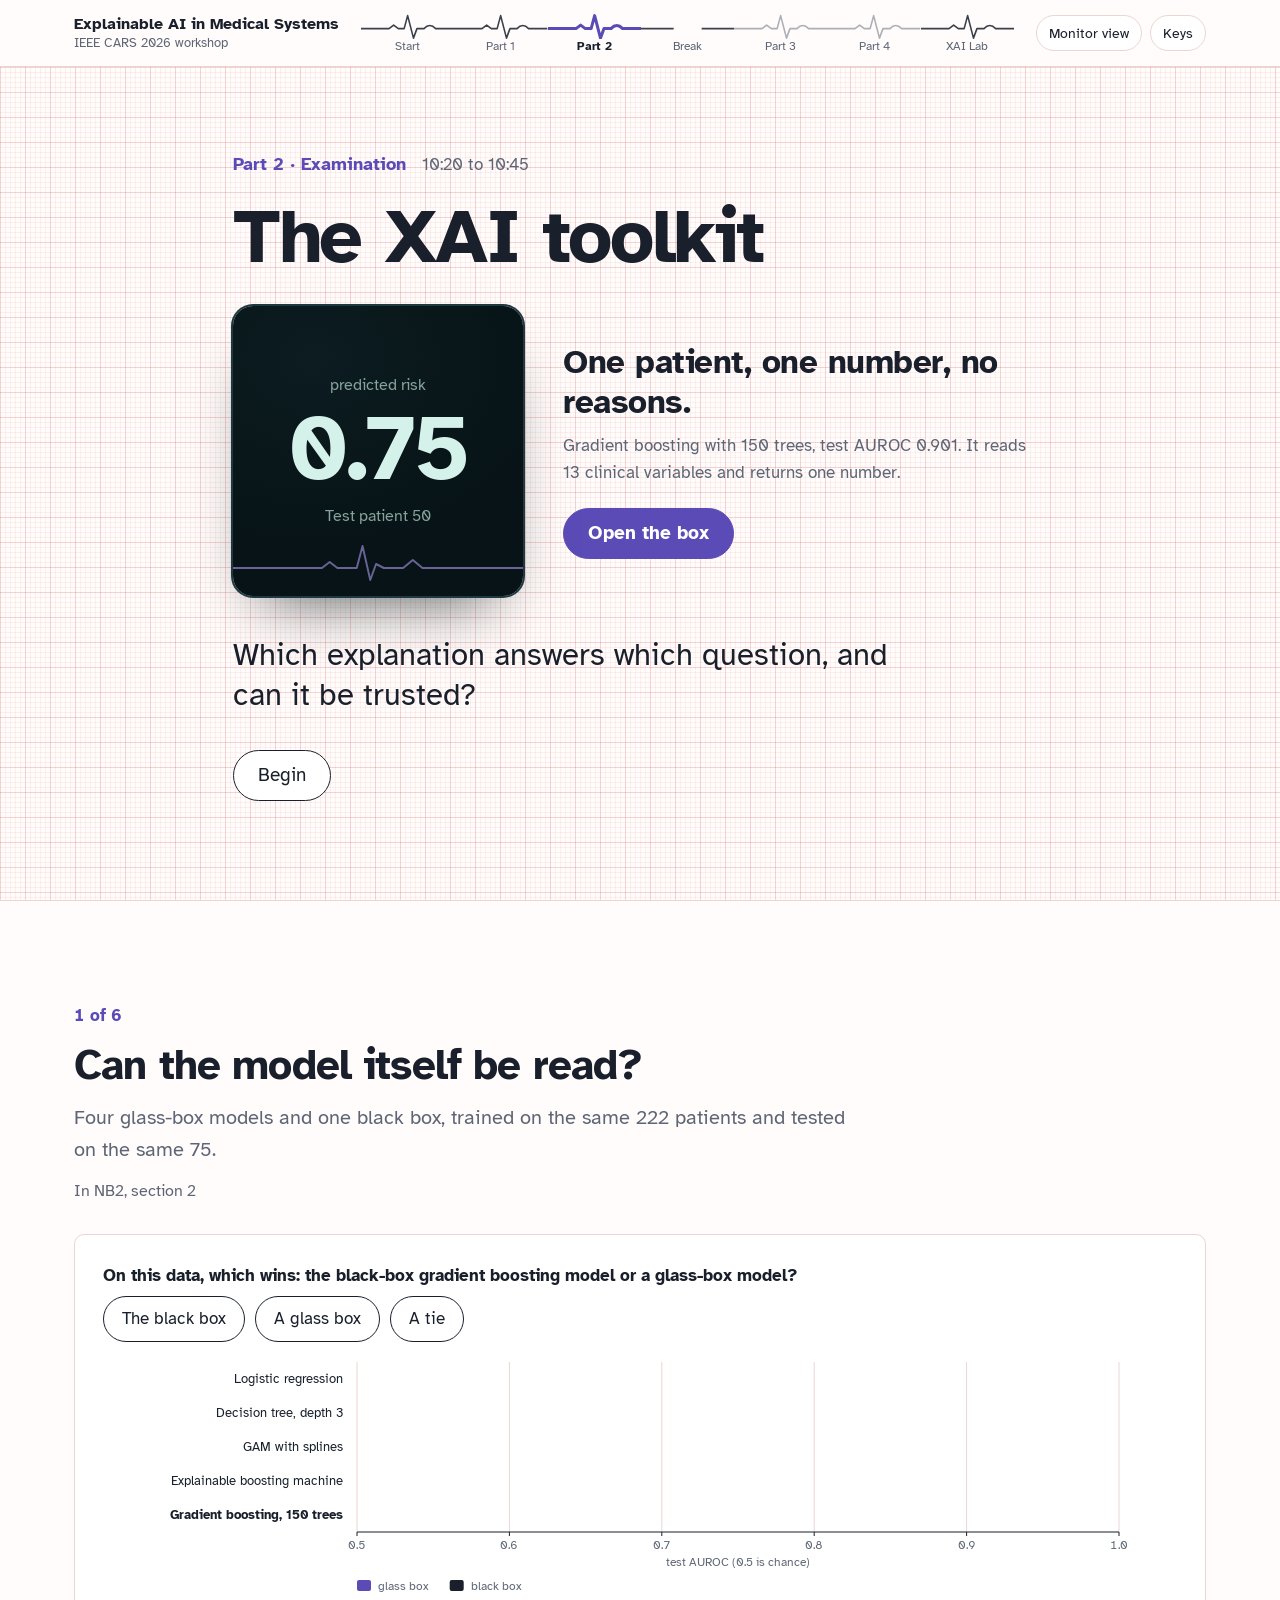
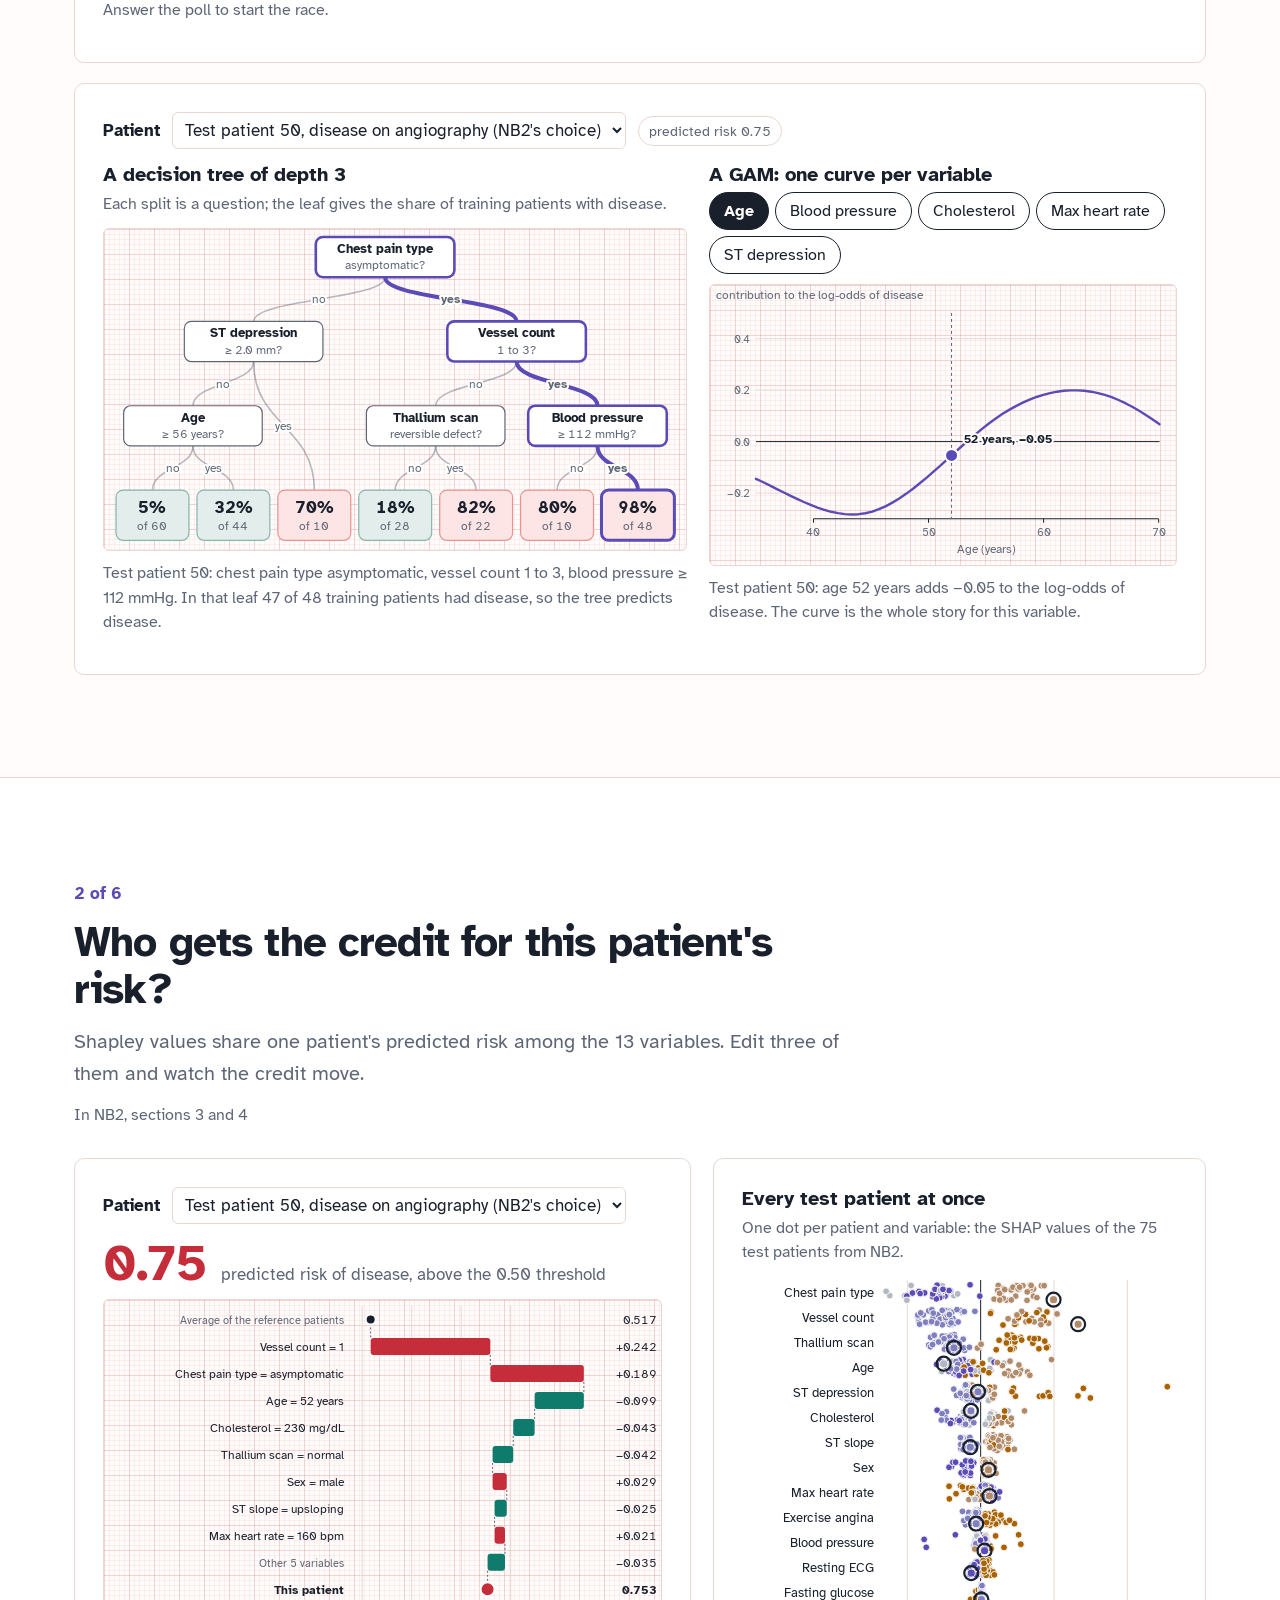
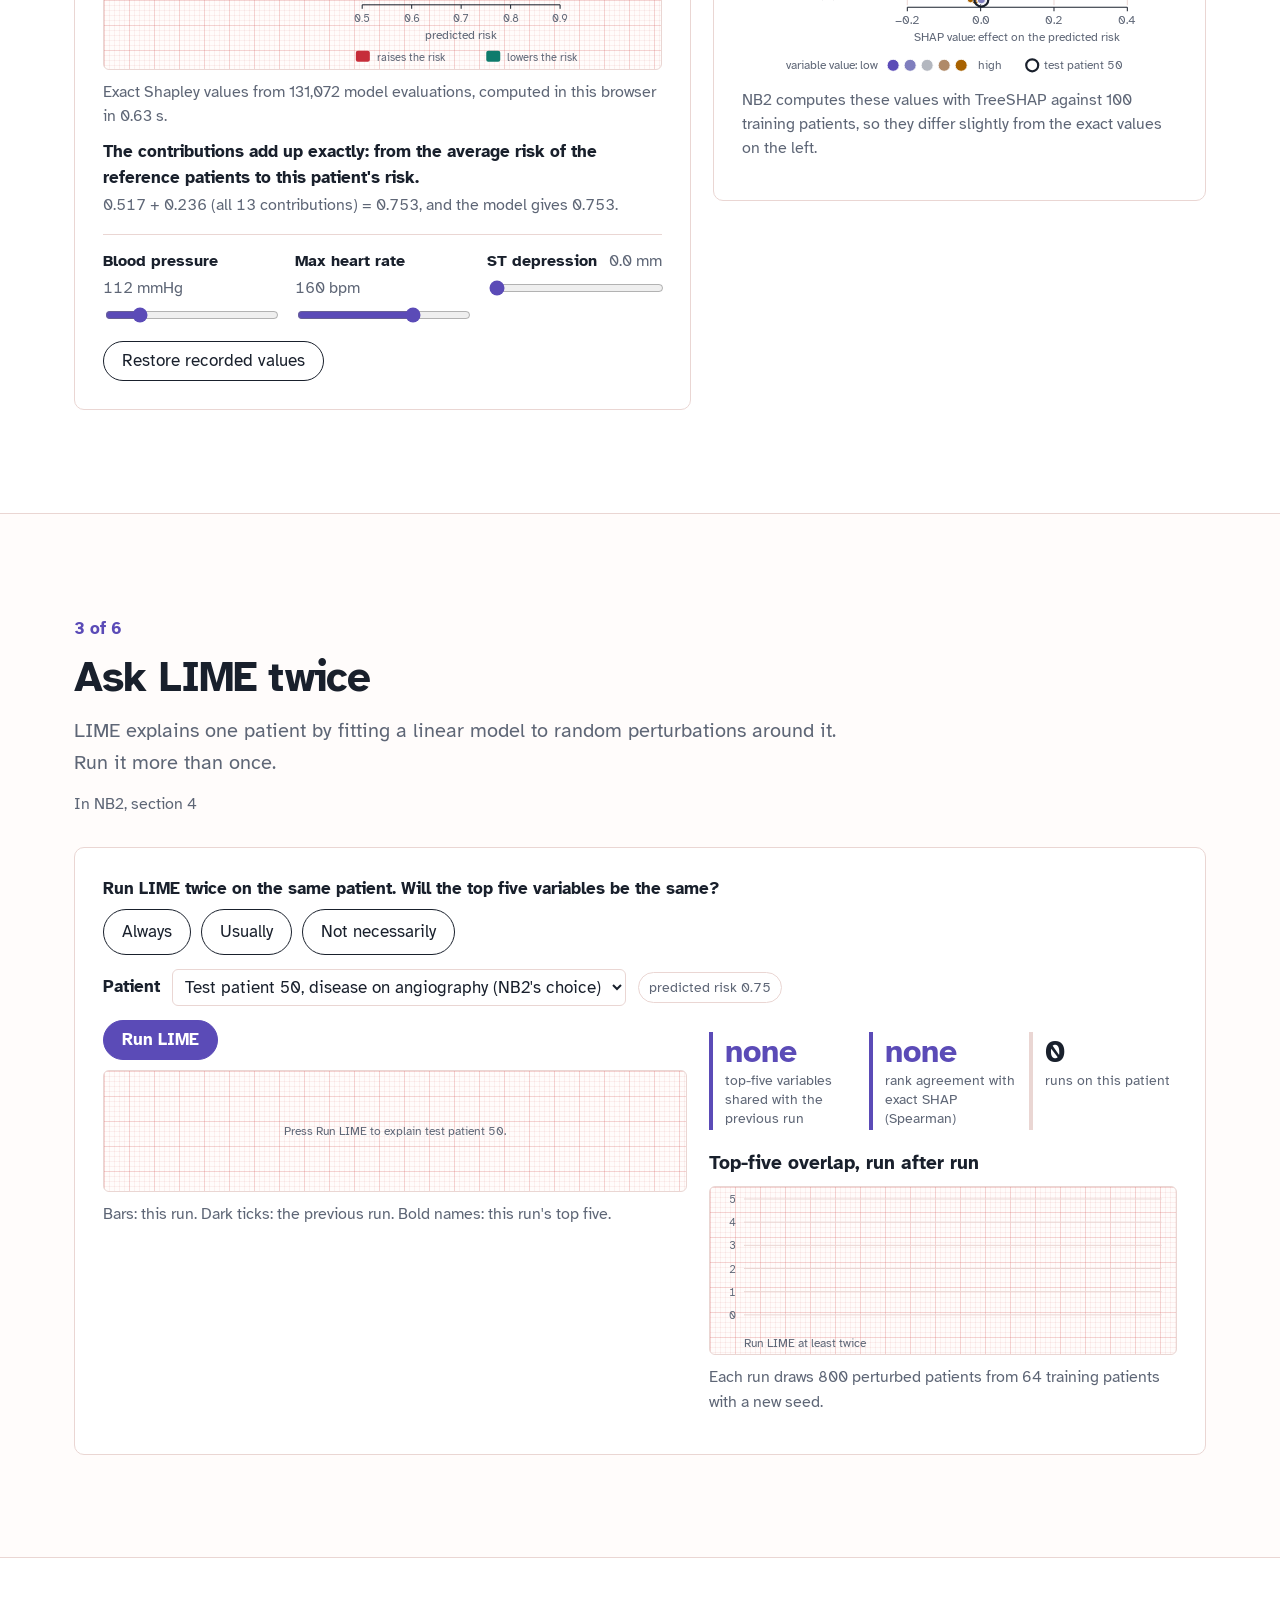
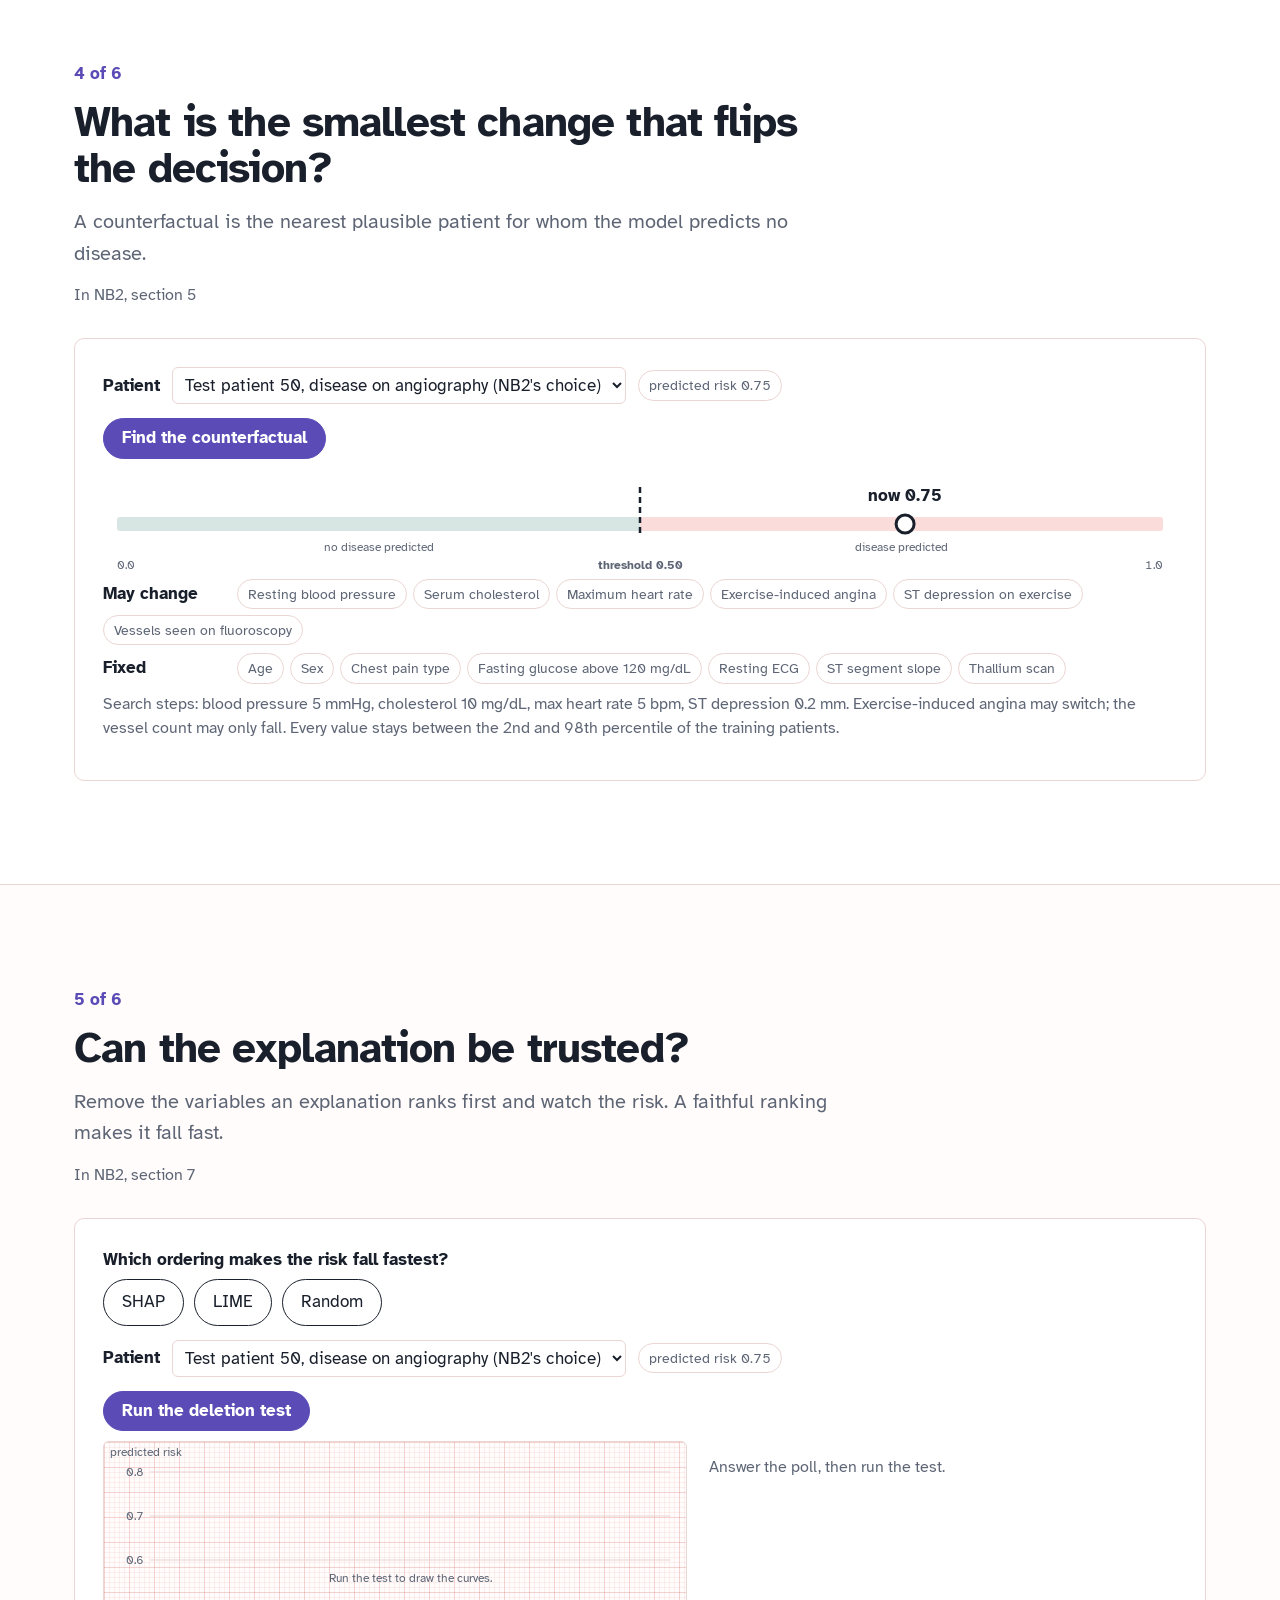
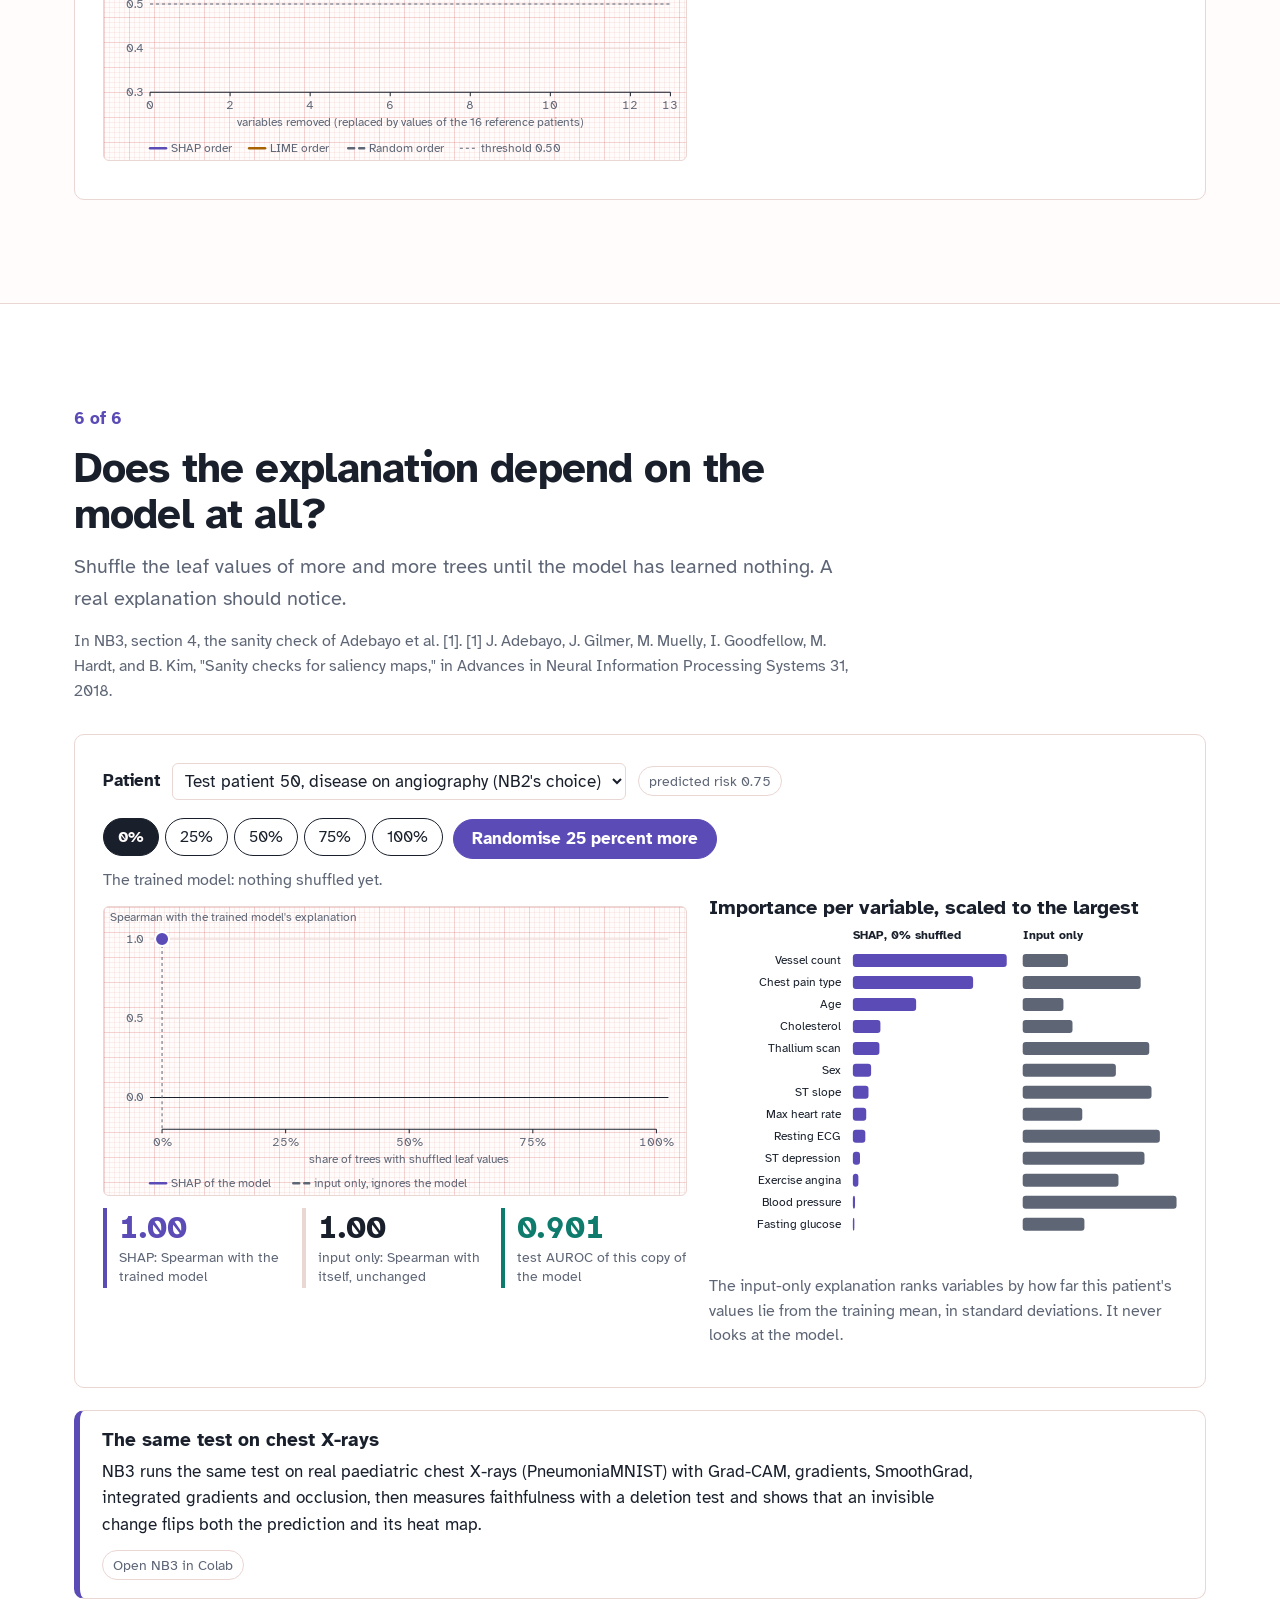
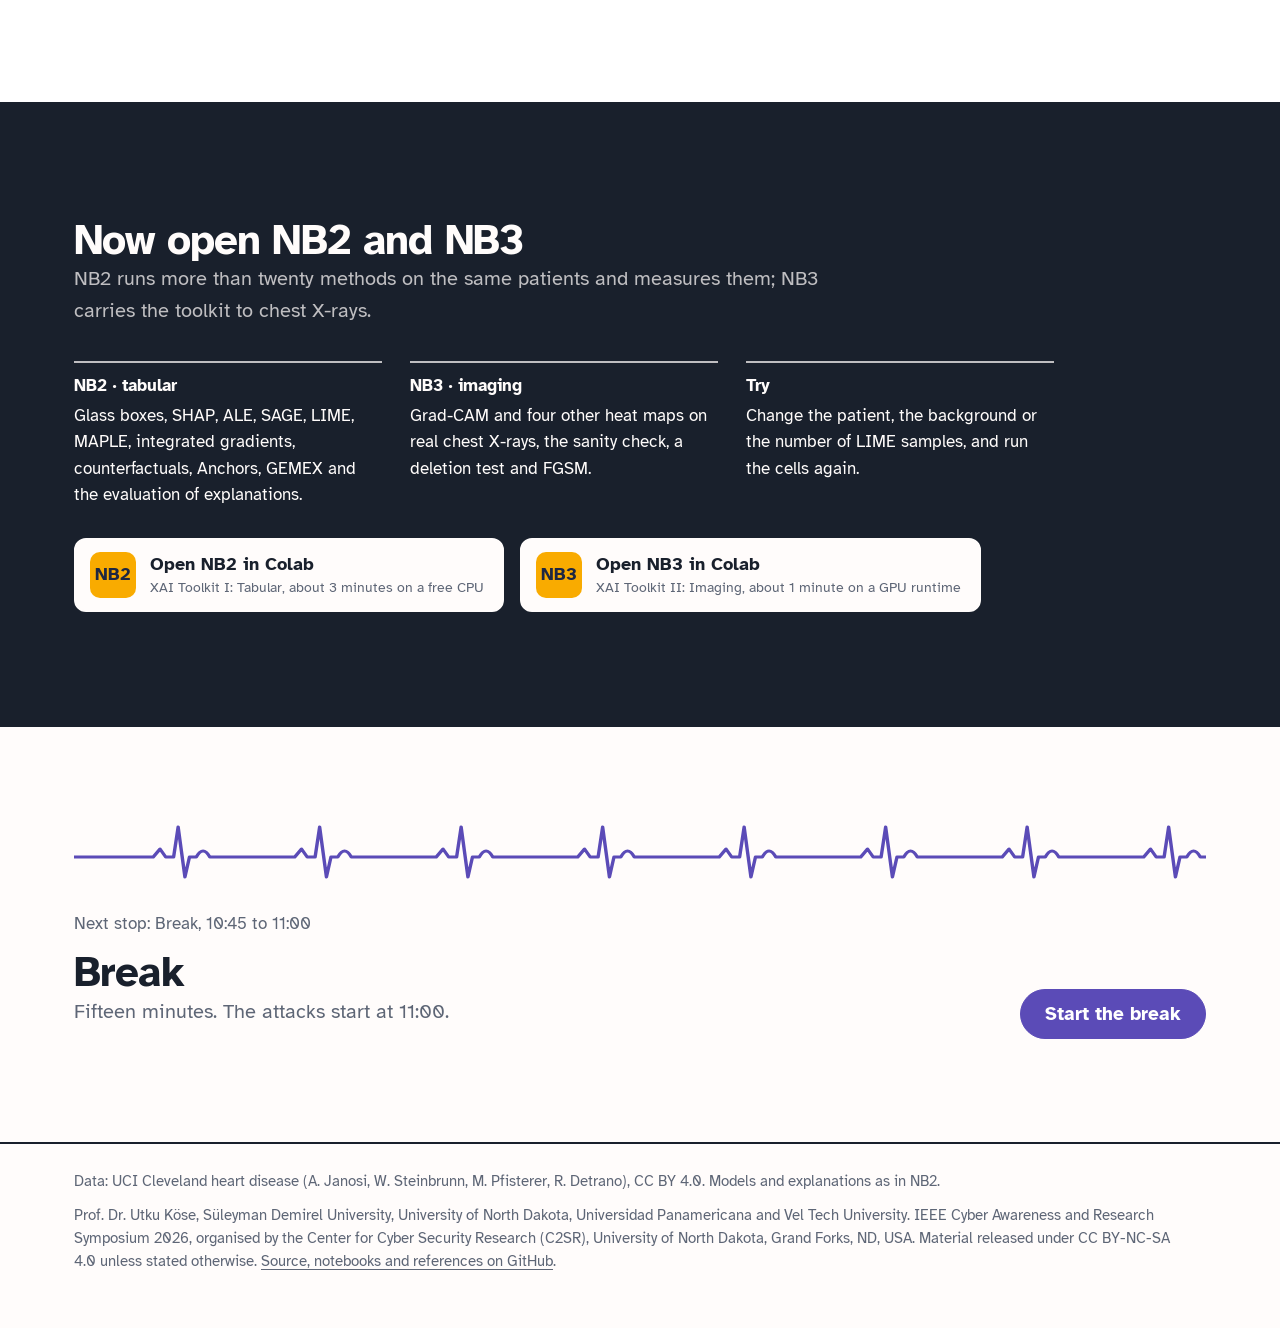
<file: docs/part2.html>
<!doctype html>
<html lang="en">
<head>
<meta charset="utf-8">
<meta name="viewport" content="width=device-width, initial-scale=1, viewport-fit=cover">
<title>The XAI toolkit, Part 2: Explainable AI in Medical Systems, IEEE CARS 2026</title>
<meta name="description" content="Part 2 of the IEEE CARS 2026 workshop on explainable AI in medical systems: glass-box models, exact Shapley values, LIME, counterfactuals, a deletion test and a model randomisation test on real heart disease data.">
<link rel="preconnect" href="https://fonts.googleapis.com">
<link rel="preconnect" href="https://fonts.gstatic.com" crossorigin>
<link href="https://fonts.googleapis.com/css2?family=Atkinson+Hyperlegible:ital,wght@0,400;0,700;1,400&display=swap" rel="stylesheet">
<link rel="icon" href="data:image/svg+xml,%3Csvg xmlns='http://www.w3.org/2000/svg' viewBox='0 0 64 64'%3E%3Crect width='64' height='64' rx='12' fill='%23C62D3A'/%3E%3Cpolyline points='6,36 20,36 26,18 34,48 40,30 44,36 58,36' fill='none' stroke='white' stroke-width='5' stroke-linejoin='round'/%3E%3C/svg%3E">
<link rel="stylesheet" href="assets/site.css">
<style>
  [hidden] { display: none !important; }
  body { --zmid: color-mix(in oklab, var(--muted) 45%, var(--panel)); }

  /* cold open: the black box and the periodic table of methods */
  .p2-hero h1 { max-width: none; }
  .stage { margin-top: 30px; }
  .box-row { display: flex; flex-wrap: wrap; gap: 26px 40px; align-items: center; }
  .blackbox { position: relative; width: min(290px, 78vw); aspect-ratio: 1; border-radius: 20px; color: var(--monitor-ink);
    background: radial-gradient(120% 95% at 28% 18%, var(--monitor-panel), var(--monitor-bg) 72%);
    box-shadow: 0 0 0 2px var(--monitor-edge), 0 30px 60px -30px color-mix(in srgb, var(--monitor-bg) 75%, transparent);
    display: grid; place-content: center; text-align: center; overflow: hidden; }
  :root[data-theme="dark"] .blackbox { box-shadow: 0 0 0 2px var(--monitor-edge), 0 0 70px -12px color-mix(in srgb, var(--violet) 40%, transparent); }
  .blackbox .bb-label { color: var(--monitor-muted); font-size: 0.95rem; }
  .blackbox .bb-risk { font-size: clamp(3.6rem, 10vw, 5.4rem); font-weight: 700; line-height: 1; letter-spacing: -0.02em; margin: 6px 0 8px; }
  .blackbox .bb-sub { color: var(--monitor-muted); font-size: 0.95rem; }
  .blackbox svg { position: absolute; left: 0; right: 0; bottom: 14px; width: 100%; height: 40px; }
  .blackbox svg polyline { fill: none; stroke: var(--monitor-violet); stroke-width: 2; stroke-linejoin: round; opacity: 0.55; }
  .blackbox.opening { animation: lid 0.32s ease-in forwards; }
  @keyframes lid { 40% { transform: scale(1.03); filter: brightness(1.5); } to { transform: scale(0.9); opacity: 0; } }
  .box-copy { max-width: 44ch; }
  .box-copy .claim { font-size: clamp(1.4rem, 2.6vw, 2rem); font-weight: 700; line-height: 1.2; letter-spacing: -0.015em; margin: 0 0 10px; }
  .box-copy .btn { margin-top: 10px; }
  .p2-hero .question { margin-top: 40px; }

  .ptable { display: grid; grid-template-columns: repeat(7, minmax(0, 1fr)); gap: 12px; align-items: start; }
  .pgroup { display: flex; flex-direction: column; gap: 7px; }
  .g1 { --g: var(--teal); } .g2 { --g: var(--amber); } .g3 { --g: var(--violet); } .g4 { --g: var(--red); }
  .g5 { --g: color-mix(in oklab, var(--teal) 40%, var(--violet)); } .g6 { --g: var(--ink); } .g7 { --g: color-mix(in oklab, var(--red) 50%, var(--violet)); }
  .phead { border-top: 5px solid var(--g); padding-top: 7px; font-weight: 700; font-size: 0.9rem; line-height: 1.25; min-height: 4.3em; }
  .phead span { display: block; font-weight: 400; color: var(--muted); font-size: 0.8rem; }
  .tile { position: relative; display: block; width: 100%; text-align: left; font: inherit; color: var(--ink); cursor: pointer; min-height: 74px; padding: 20px 10px 8px;
    background: color-mix(in oklab, var(--g) 9%, var(--panel)); border: 1.5px solid color-mix(in oklab, var(--g) 38%, var(--panel)); border-radius: 8px; }
  .tile:hover { background: color-mix(in oklab, var(--g) 18%, var(--panel)); }
  .tile[aria-pressed="true"] { border-color: var(--g); box-shadow: inset 0 0 0 1.5px var(--g); background: color-mix(in oklab, var(--g) 20%, var(--panel)); }
  .tile .no { position: absolute; top: 4px; left: 9px; font-size: 0.7rem; color: var(--muted); font-variant-numeric: tabular-nums; }
  .tile .live { position: absolute; top: 8px; right: 9px; width: 9px; height: 9px; border-radius: 50%; background: var(--g); }
  .tile .sym { display: block; font-size: 1.55rem; font-weight: 700; line-height: 1; letter-spacing: -0.01em; }
  .tile .nm { display: block; font-size: 0.8rem; line-height: 1.2; color: var(--muted); margin-top: 5px; }
  .tile-count { font-weight: 700; margin: 0 0 12px; }
  .tile-count:focus { outline: none; }
  .tile-info .where a { white-space: nowrap; }
  .toolkit-key { display: flex; flex-wrap: wrap; gap: 6px 16px; align-items: center; margin: 14px 0 0; }
  .live-dot { display: inline-block; width: 9px; height: 9px; border-radius: 50%; background: var(--ink); margin-right: 6px; }
  .tile-info { margin: 10px 0 0; min-height: 3.1em; font-size: 1.05rem; max-width: 76ch; }
  .tile-info .where { color: var(--muted); }

  /* shared pieces of the stations */
  .patient-bar { display: flex; flex-wrap: wrap; gap: 8px 12px; align-items: center; margin: 0 0 14px; }
  .patient-bar label { font-weight: 700; }
  .patient-bar select { flex: 0 1 auto; min-width: 0; max-width: 100%; }
  .chip.edited { border-color: var(--amber); color: var(--ink); }
  #bar-2 [data-role="risk"] { display: none; }
  .pills { display: flex; flex-wrap: wrap; gap: 6px; margin: 4px 0 8px; }
  .pills button { font: inherit; font-size: 0.92rem; color: var(--ink); background: var(--panel); border: 1.5px solid var(--ink); border-radius: 999px; padding: 6px 14px; cursor: pointer; }
  .pills button[aria-pressed="true"] { background: var(--ink); color: var(--paper); font-weight: 700; }
  .app-title { margin: 0 0 4px; font-size: 1.15rem; }
  .app h3:first-child { margin-top: 0; }
  .busy { opacity: 0.4; transition: opacity 0.2s; }
  .status { min-height: 1.5em; color: var(--muted); font-size: 0.92rem; margin: 4px 0; }
  .status.on::before { content: ""; display: inline-block; width: 11px; height: 11px; margin-right: 8px; vertical-align: -1px; border-radius: 50%;
    border: 2px solid var(--accent); border-right-color: transparent; animation: spin 0.8s linear infinite; }
  @keyframes spin { to { transform: rotate(360deg); } }
  .risk-readout { display: flex; flex-wrap: wrap; gap: 6px 14px; align-items: baseline; margin: 0 0 4px; }
  .risk-readout .big { font-size: 3rem; font-weight: 700; line-height: 1; }
  .big.hi { color: var(--red); } .big.lo { color: var(--teal); }
  .sum-line { font-weight: 700; margin: 10px 0 2px; }
  .whatif { display: grid; grid-template-columns: repeat(3, minmax(0, 1fr)); gap: 12px 18px; margin: 16px 0 10px; padding-top: 14px; border-top: 1px solid var(--line); }
  .whatif .control { flex-wrap: wrap; font-size: 0.95rem; gap: 2px 10px; }
  .whatif output { color: var(--muted); font-weight: 400; }
  .scroll-x { overflow-x: auto; }
  #tree svg { min-width: 540px; }
  .stats.three { grid-template-columns: repeat(3, minmax(0, 1fr)); }
  .stat .v.small { font-size: 1.3rem; }
  .chiprow { display: flex; flex-wrap: wrap; gap: 6px; align-items: center; margin: 8px 0; }
  .chiprow .k { font-weight: 700; min-width: 7.5em; }
  .chip.on { border-color: var(--accent); color: var(--ink); font-weight: 700; background: color-mix(in oklab, var(--accent) 14%, var(--panel)); }
  .changes { display: flex; flex-wrap: wrap; gap: 8px; margin: 12px 0 6px; }
  .change { border: 1.5px solid var(--ink); border-radius: 999px; padding: 6px 14px; font-variant-numeric: tabular-nums; }
  .to-part3 { border-left: 6px solid var(--amber); padding: 4px 0 4px 14px; font-weight: 700; font-size: 1.1rem; margin-top: 12px; }
  .to-part3 a { font-weight: 400; color: var(--muted); }
  .teaser { margin-top: 22px; background: var(--panel); border: 1px solid var(--line); border-left: 6px solid var(--violet); border-radius: 10px; padding: 18px 22px; }
  .teaser h3 { margin: 0 0 6px; }
  .teaser p { max-width: 80ch; }

  /* chart vocabulary used only on this page */
  svg .edge { fill: none; stroke: var(--muted); stroke-width: 1.6; opacity: 0.45; }
  svg .edge.on { stroke: var(--violet); stroke-width: 4; opacity: 1; }
  svg .node { fill: var(--panel); stroke: var(--muted); stroke-width: 1.2; }
  svg .node.on { stroke: var(--violet); stroke-width: 2.6; }
  svg .leaf-hi { fill: color-mix(in oklab, var(--red) 13%, var(--panel)); stroke: color-mix(in oklab, var(--red) 55%, var(--panel)); stroke-width: 1.2; }
  svg .leaf-lo { fill: color-mix(in oklab, var(--teal) 13%, var(--panel)); stroke: color-mix(in oklab, var(--teal) 55%, var(--panel)); stroke-width: 1.2; }
  svg .leaf-hi.on, svg .leaf-lo.on { stroke: var(--violet); stroke-width: 3; }
  svg .dot { stroke: var(--panel); stroke-width: 0.9; }
  svg .zn2 { fill: var(--violet); } svg .zn1 { fill: color-mix(in oklab, var(--violet) 55%, var(--zmid)); } svg .z0 { fill: var(--zmid); }
  svg .zp1 { fill: color-mix(in oklab, var(--amber) 55%, var(--zmid)); } svg .zp2 { fill: var(--amber); }
  svg .ring { fill: none; stroke: var(--ink); stroke-width: 2.2; }
  svg .ghost { stroke: var(--ink); stroke-width: 2.5; stroke-linecap: round; opacity: 0.6; }
  svg .connector { stroke: var(--muted); stroke-width: 1; stroke-dasharray: 2 2; }
  svg .zone-lo { fill: color-mix(in oklab, var(--teal) 18%, var(--panel)); }
  svg .zone-hi { fill: color-mix(in oklab, var(--red) 18%, var(--panel)); }
  svg .mk-before { fill: var(--panel); stroke: var(--ink); stroke-width: 3; }
  svg .mk-after { stroke: var(--panel); stroke-width: 2; }
  svg .slide { transition: transform 0.9s cubic-bezier(0.2, 0.8, 0.2, 1); }
  svg .race-row { transition: transform 0.7s cubic-bezier(0.2, 0.8, 0.2, 1); }
  svg .f-panel { fill: var(--panel); }
  svg .halo { paint-order: stroke; stroke: var(--panel); stroke-width: 4px; stroke-linejoin: round; }
  svg .head { stroke: var(--panel); stroke-width: 2; }
  @media (max-width: 980px) {
    .ptable { grid-template-columns: minmax(0, 1fr); gap: 18px; }
    .pgroup { display: grid; grid-template-columns: repeat(auto-fill, minmax(108px, 1fr)); gap: 7px; }
    .phead { grid-column: 1 / -1; min-height: 0; }
    .whatif { grid-template-columns: minmax(0, 1fr); }
  }
  @media (max-width: 640px) {
    .stats.three { grid-template-columns: minmax(0, 1fr) minmax(0, 1fr); }
    .risk-readout .big { font-size: 2.5rem; }
    .chiprow .k { min-width: 0; width: 100%; }
  }
</style>
</head>
<body data-page="p2" data-part="p2">
<header id="site-top"></header>
<main>
  <section class="coldopen grid-bg p2-hero" aria-labelledby="title">
    <div class="wrap">
      <p class="part-tag"><strong>Part 2 · Examination</strong><span>10:20 to 10:45</span></p>
      <h1 id="title">The XAI toolkit</h1>
      <div class="stage" id="stage">
        <div class="box-row" id="box-row">
          <div class="blackbox" id="blackbox" role="img" aria-label="A black box showing one predicted risk">
            <span class="bb-label">predicted risk</span>
            <span class="bb-risk" id="bb-risk">0.00</span>
            <span class="bb-sub" id="bb-sub"></span>
            <svg viewBox="0 0 300 40" preserveAspectRatio="none" aria-hidden="true"><polyline points="0,26 92,26 100,20 108,26 128,26 134,4 142,38 148,22 156,26 176,26 186,18 196,26 300,26"/></svg>
          </div>
          <div class="box-copy">
            <p class="claim">One patient, one number, no reasons.</p>
            <p class="muted" id="box-note"></p>
            <button class="btn primary big" type="button" id="open-box">Open the box</button>
          </div>
        </div>
        <div class="toolkit" id="toolkit" hidden>
          <p class="tile-count" id="tile-count" tabindex="-1"></p>
          <div class="ptable" id="ptable"></div>
          <p class="note toolkit-key"><span><span class="live-dot" aria-hidden="true"></span>Live on this page</span><span>Select a tile for the question it answers and where to find it.</span></p>
          <p class="tile-info" id="tile-info" aria-live="polite"></p>
        </div>
      </div>
      <p class="question">Which explanation answers which question, and can it be trusted?</p>
      <div class="row begin"><button class="btn big" type="button" id="begin">Begin</button></div>
    </div>
  </section>

  <section class="station" data-station id="s-glass">
    <div class="wrap">
      <div class="station-head">
        <p class="station-index">1 of 6</p>
        <h2>Can the model itself be read?</h2>
        <p class="lead">Four glass-box models and one black box, trained on the same <span data-fill="ntrain"></span> patients and tested on the same <span data-fill="ntest"></span>.</p>
        <p class="nbref">In NB2, section 2</p>
      </div>
      <div class="app">
        <p class="poll-label" id="q-winner">On this data, which wins: the black-box gradient boosting model or a glass-box model?</p>
        <div class="poll" id="poll-winner" role="group" aria-labelledby="q-winner">
          <button type="button" data-value="black-box">The black box</button>
          <button type="button" data-value="glass-box">A glass box</button>
          <button type="button" data-value="tie">A tie</button>
        </div>
        <div class="chart" id="race"></div>
        <p class="note" id="race-note" aria-live="polite"></p>
      </div>
      <div class="app">
        <div id="bar-1"></div>
        <div class="grid-2">
          <div>
            <h3 class="app-title">A decision tree of depth 3</h3>
            <p class="note">Each split is a question; the leaf gives the share of training patients with disease.</p>
            <div class="chart paper scroll-x" id="tree"></div>
            <p class="note" id="tree-note" aria-live="polite"></p>
          </div>
          <div>
            <h3 class="app-title">A GAM: one curve per variable</h3>
            <div class="pills" id="gam-pills" role="group" aria-label="Variable shown by the GAM"></div>
            <div class="chart paper" id="gam"></div>
            <p class="note" id="gam-note" aria-live="polite"></p>
          </div>
        </div>
      </div>
      <p class="takeaway" hidden>On this data the glass boxes match or beat the black box, and their explanations are the model itself.</p>
    </div>
  </section>

  <section class="station alt" data-station id="s-shap">
    <div class="wrap">
      <div class="station-head">
        <p class="station-index">2 of 6</p>
        <h2>Who gets the credit for this patient's risk?</h2>
        <p class="lead">Shapley values share one patient's predicted risk among the <span data-fill="nvar"></span> variables. Edit three of them and watch the credit move.</p>
        <p class="nbref">In NB2, sections 3 and 4</p>
      </div>
      <div class="grid-2">
        <div class="app">
          <div id="bar-2"></div>
          <div class="risk-readout" aria-live="polite"><span class="big" id="risk-2"></span><span class="muted" id="risk-2-label"></span></div>
          <div class="chart paper" id="waterfall"></div>
          <p class="status" id="status-2" aria-live="polite"></p>
          <p class="sum-line">The contributions add up exactly: from the average risk of the reference patients to this patient's risk.</p>
          <p class="note num" id="sum-check" aria-live="polite"></p>
          <div class="whatif" id="whatif"></div>
          <button class="btn" type="button" id="restore-2">Restore recorded values</button>
        </div>
        <div class="app">
          <h3 class="app-title">Every test patient at once</h3>
          <p class="note">One dot per patient and variable: the SHAP values of the <span data-fill="ntest"></span> test patients from NB2.</p>
          <div class="chart" id="swarm"></div>
          <p class="note" id="swarm-note" aria-live="polite"></p>
        </div>
      </div>
      <p class="takeaway" hidden>Shapley values split the prediction fairly among the variables; for small models they can be computed exactly.</p>
    </div>
  </section>

  <section class="station" data-station id="s-lime">
    <div class="wrap">
      <div class="station-head">
        <p class="station-index">3 of 6</p>
        <h2>Ask LIME twice</h2>
        <p class="lead">LIME explains one patient by fitting a linear model to random perturbations around it. Run it more than once.</p>
        <p class="nbref">In NB2, section 4</p>
      </div>
      <div class="app">
        <p class="poll-label" id="q-lime">Run LIME twice on the same patient. Will the top five variables be the same?</p>
        <div class="poll" id="poll-lime" role="group" aria-labelledby="q-lime">
          <button type="button" data-value="always">Always</button>
          <button type="button" data-value="usually">Usually</button>
          <button type="button" data-value="not-necessarily">Not necessarily</button>
        </div>
        <div id="bar-3"></div>
        <div class="grid-2">
          <div>
            <div class="row"><button class="btn primary" type="button" id="lime-run">Run LIME</button><span class="note" id="lime-seed"></span></div>
            <div class="chart paper" id="lime-chart"></div>
            <p class="note">Bars: this run. Dark ticks: the previous run. Bold names: this run's top five.</p>
          </div>
          <div>
            <div class="stats three" id="lime-stats" aria-live="polite"></div>
            <h3>Top-five overlap, run after run</h3>
            <div class="chart paper" id="lime-history"></div>
            <p class="note">Each run draws <span data-fill="nlime"></span> perturbed patients from <span data-fill="npool"></span> training patients with a new seed.</p>
          </div>
        </div>
      </div>
      <p class="takeaway" hidden>LIME is a random sample around the patient; report its spread, or use an exact method when the model allows it.</p>
    </div>
  </section>

  <section class="station alt" data-station id="s-cf">
    <div class="wrap">
      <div class="station-head">
        <p class="station-index">4 of 6</p>
        <h2>What is the smallest change that flips the decision?</h2>
        <p class="lead">A counterfactual is the nearest plausible patient for whom the model predicts no disease.</p>
        <p class="nbref">In NB2, section 5</p>
      </div>
      <div class="app">
        <div id="bar-4"></div>
        <button class="btn primary" type="button" id="cf-run">Find the counterfactual</button>
        <div class="chart" id="gauge"></div>
        <div class="chiprow" id="cf-may"><span class="k">May change</span></div>
        <div class="chiprow" id="cf-fixed"><span class="k">Fixed</span></div>
        <p class="note" id="cf-rule"></p>
        <div id="cf-result" aria-live="polite"></div>
      </div>
      <p class="takeaway" hidden>A counterfactual names the smallest plausible change that flips a decision; a very small one reveals a sharp step in the model.</p>
    </div>
  </section>

  <section class="station" data-station id="s-trust">
    <div class="wrap">
      <div class="station-head">
        <p class="station-index">5 of 6</p>
        <h2>Can the explanation be trusted?</h2>
        <p class="lead">Remove the variables an explanation ranks first and watch the risk. A faithful ranking makes it fall fast.</p>
        <p class="nbref">In NB2, section 7</p>
      </div>
      <div class="app">
        <p class="poll-label" id="q-deletion">Which ordering makes the risk fall fastest?</p>
        <div class="poll" id="poll-deletion" role="group" aria-labelledby="q-deletion">
          <button type="button" data-value="shap">SHAP</button>
          <button type="button" data-value="lime">LIME</button>
          <button type="button" data-value="random">Random</button>
        </div>
        <div id="bar-5"></div>
        <div class="row"><button class="btn primary" type="button" id="del-run">Run the deletion test</button><span class="status" id="status-5" aria-live="polite"></span></div>
        <div class="grid-2">
          <div class="chart paper" id="del-chart"></div>
          <div>
            <div class="stats" id="del-stats" aria-live="polite"></div>
            <p class="note" id="del-note"></p>
          </div>
        </div>
      </div>
      <p class="takeaway" hidden>Faithfulness can be measured: a good explanation names the variables the model actually uses.</p>
    </div>
  </section>

  <section class="station alt" data-station id="s-sanity">
    <div class="wrap">
      <div class="station-head">
        <p class="station-index">6 of 6</p>
        <h2>Does the explanation depend on the model at all?</h2>
        <p class="lead">Shuffle the leaf values of more and more trees until the model has learned nothing. A real explanation should notice.</p>
        <p class="nbref">In NB3, section 4, the sanity check of Adebayo et al. [1]. [1] J. Adebayo, J. Gilmer, M. Muelly, I. Goodfellow, M. Hardt, and B. Kim, "Sanity checks for saliency maps," in Advances in Neural Information Processing Systems 31, 2018.</p>
      </div>
      <div class="app">
        <div id="bar-6"></div>
        <div class="row">
          <div class="pills" id="lvl-pills" role="group" aria-label="Share of trees with shuffled leaf values"></div>
          <button class="btn primary" type="button" id="lvl-next">Randomise 25 percent more</button>
        </div>
        <p class="status" id="status-6" aria-live="polite"></p>
        <div class="grid-2">
          <div>
            <div class="chart paper" id="san-chart"></div>
            <div class="stats" id="san-stats" aria-live="polite"></div>
          </div>
          <div>
            <h3 class="app-title">Importance per variable, scaled to the largest</h3>
            <div class="chart" id="san-bars"></div>
            <p class="note">The input-only explanation ranks variables by how far this patient's values lie from the training mean, in standard deviations. It never looks at the model.</p>
          </div>
        </div>
      </div>
      <div class="teaser">
        <h3>The same test on chest X-rays</h3>
        <p>NB3 runs the same test on real paediatric chest X-rays (PneumoniaMNIST) with Grad-CAM, gradients, SmoothGrad, integrated gradients and occlusion, then measures faithfulness with a deletion test and shows that an invisible change flips both the prediction and its heat map.</p>
        <a class="chip" id="nb3-link" href="#" target="_blank" rel="noopener">Open NB3 in Colab</a>
      </div>
      <p class="takeaway" hidden>An explanation that barely changes when the model is destroyed was never explaining the model.</p>
    </div>
  </section>

  <section class="bridge" id="code">
    <div class="wrap">
      <h2>Now open NB2 and NB3</h2>
      <p class="lead">NB2 runs more than twenty methods on the same patients and measures them; NB3 carries the toolkit to chest X-rays.</p>
      <div class="bridge-steps">
        <div><strong>NB2 · tabular</strong>Glass boxes, SHAP, ALE, SAGE, LIME, MAPLE, integrated gradients, counterfactuals, Anchors, GEMEX and the evaluation of explanations.</div>
        <div><strong>NB3 · imaging</strong>Grad-CAM and four other heat maps on real chest X-rays, the sanity check, a deletion test and FGSM.</div>
        <div><strong>Try</strong>Change the patient, the background or the number of LIME samples, and run the cells again.</div>
      </div>
      <div class="nb-buttons" data-notebooks="NB2,NB3"></div>
    </div>
  </section>
  <section data-next="break"></section>
</main>
<footer data-footer data-credits="Data: UCI Cleveland heart disease (A. Janosi, W. Steinbrunn, M. Pfisterer, R. Detrano), CC BY 4.0. Models and explanations as in NB2."></footer>
<script src="assets/site-data.js"></script>
<script src="assets/lab-core.js"></script>
<script src="assets/site.js"></script>
<script src="assets/part2.js"></script>
</body>
</html>
</file>
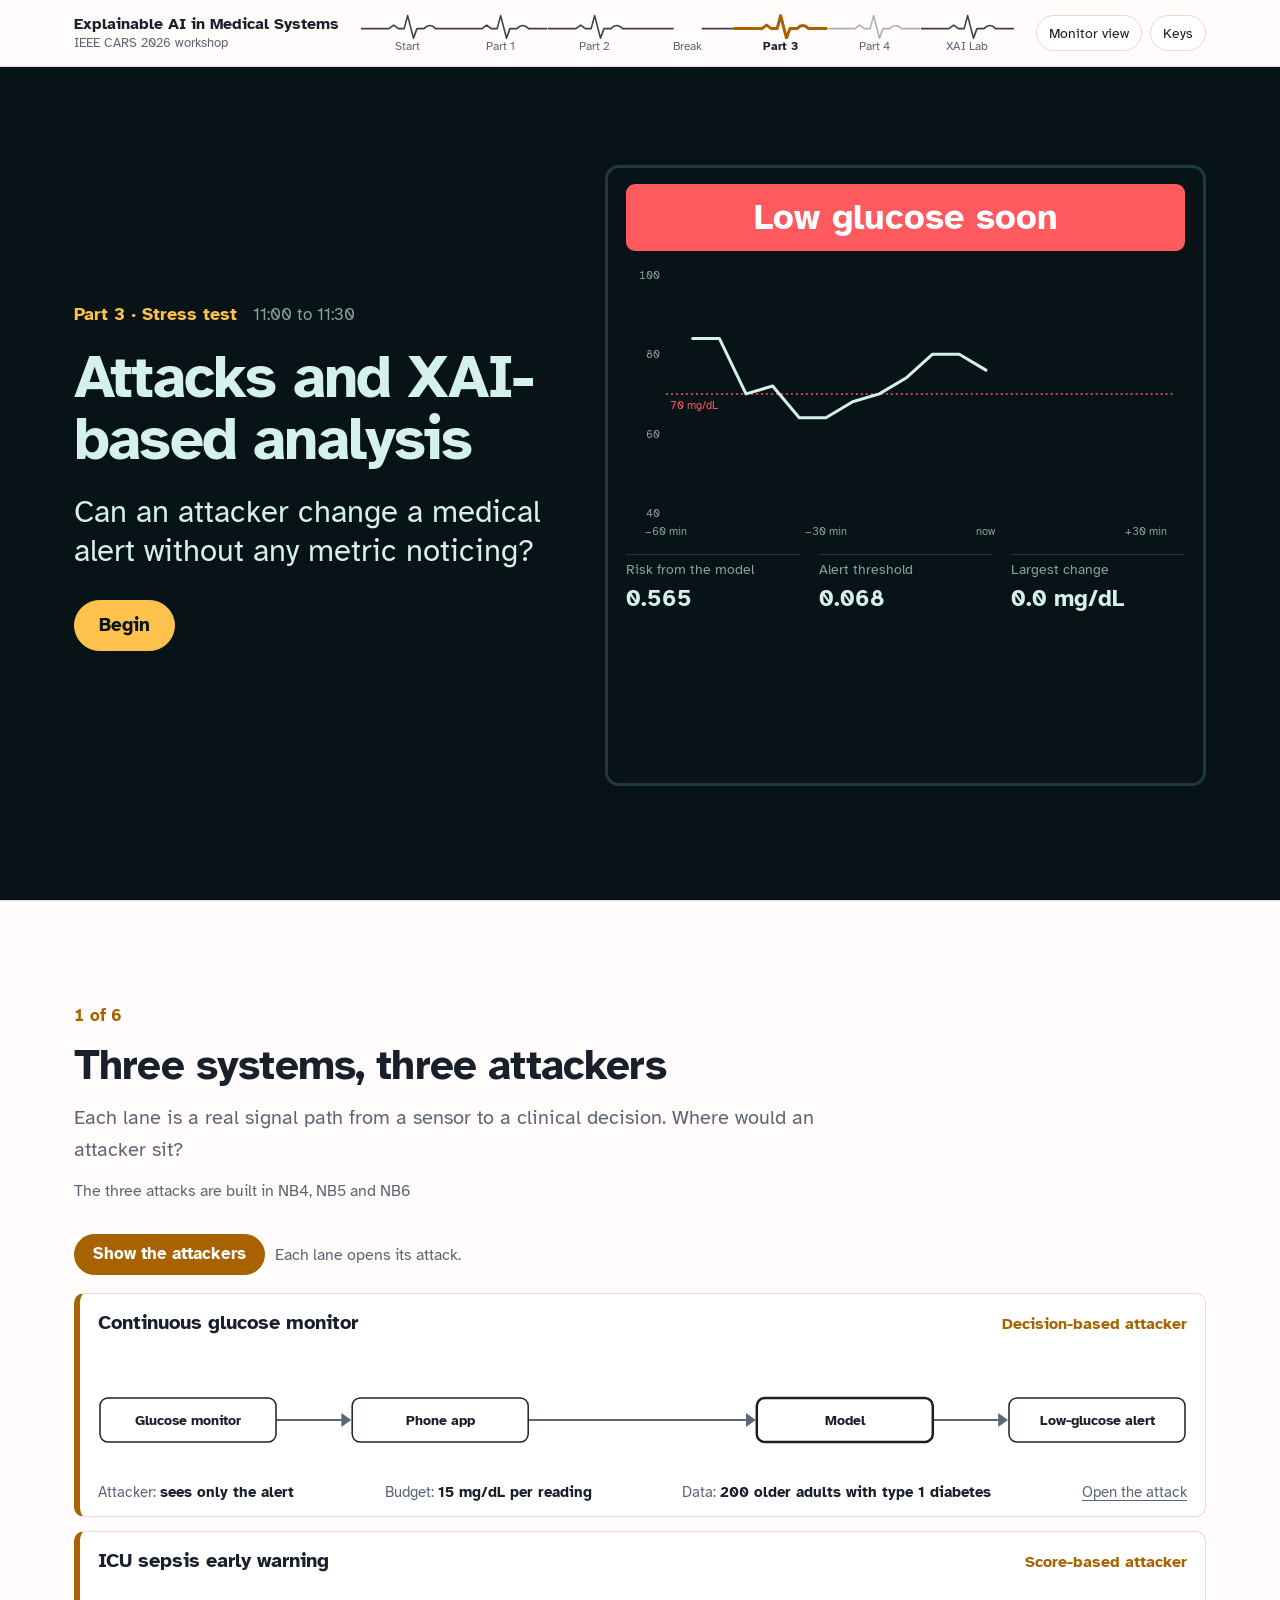
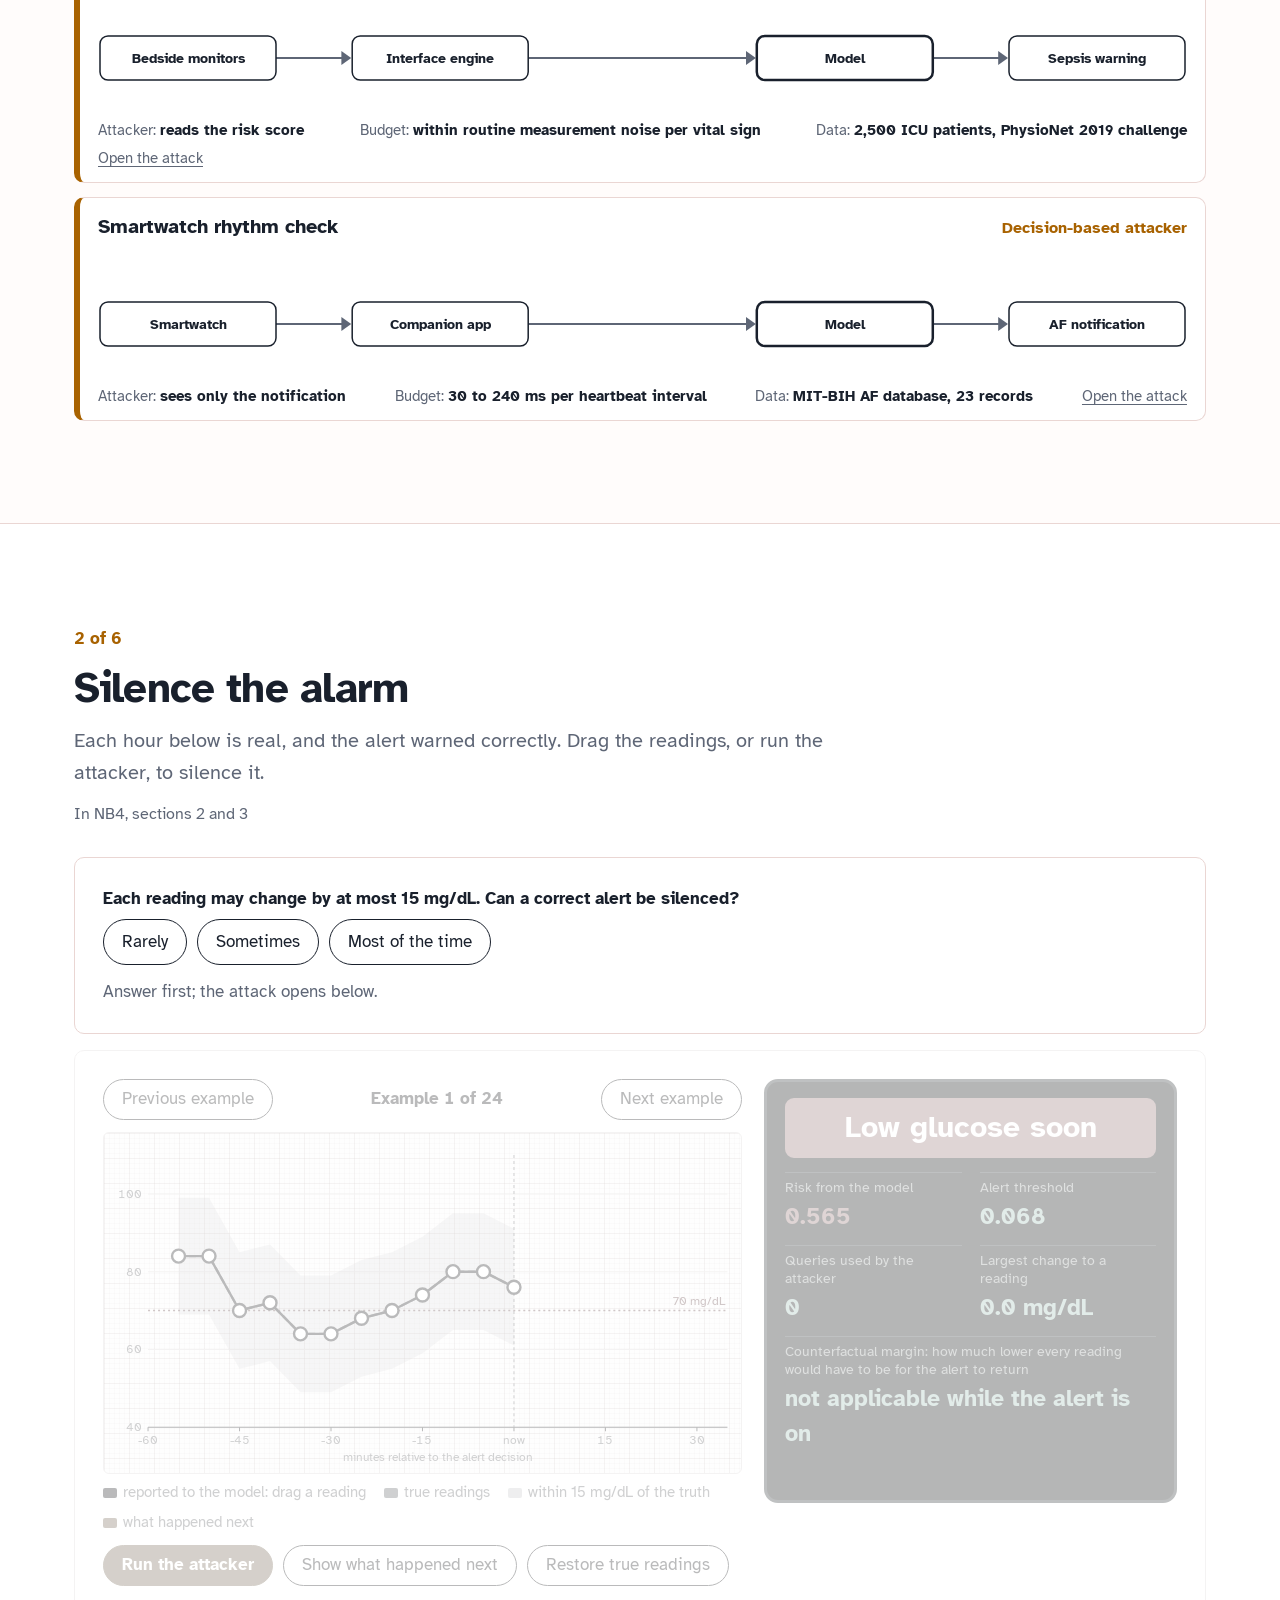
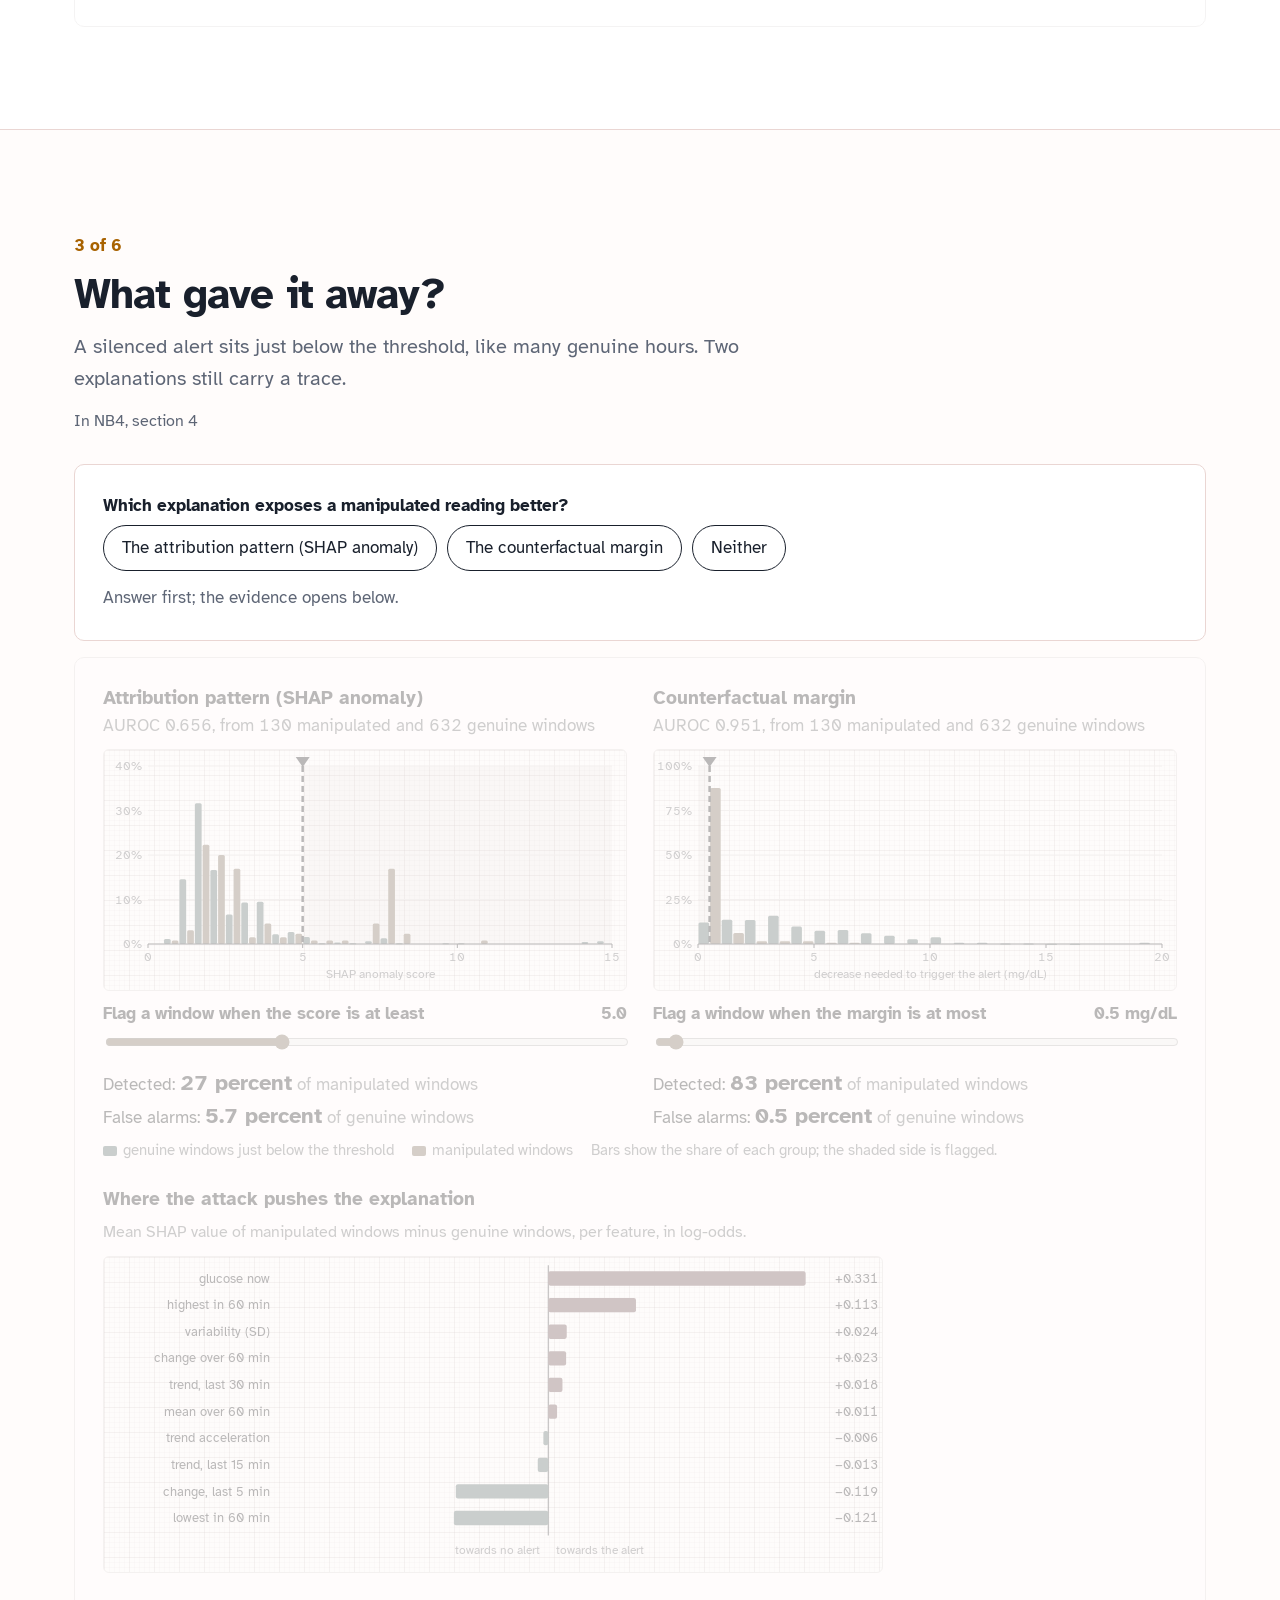
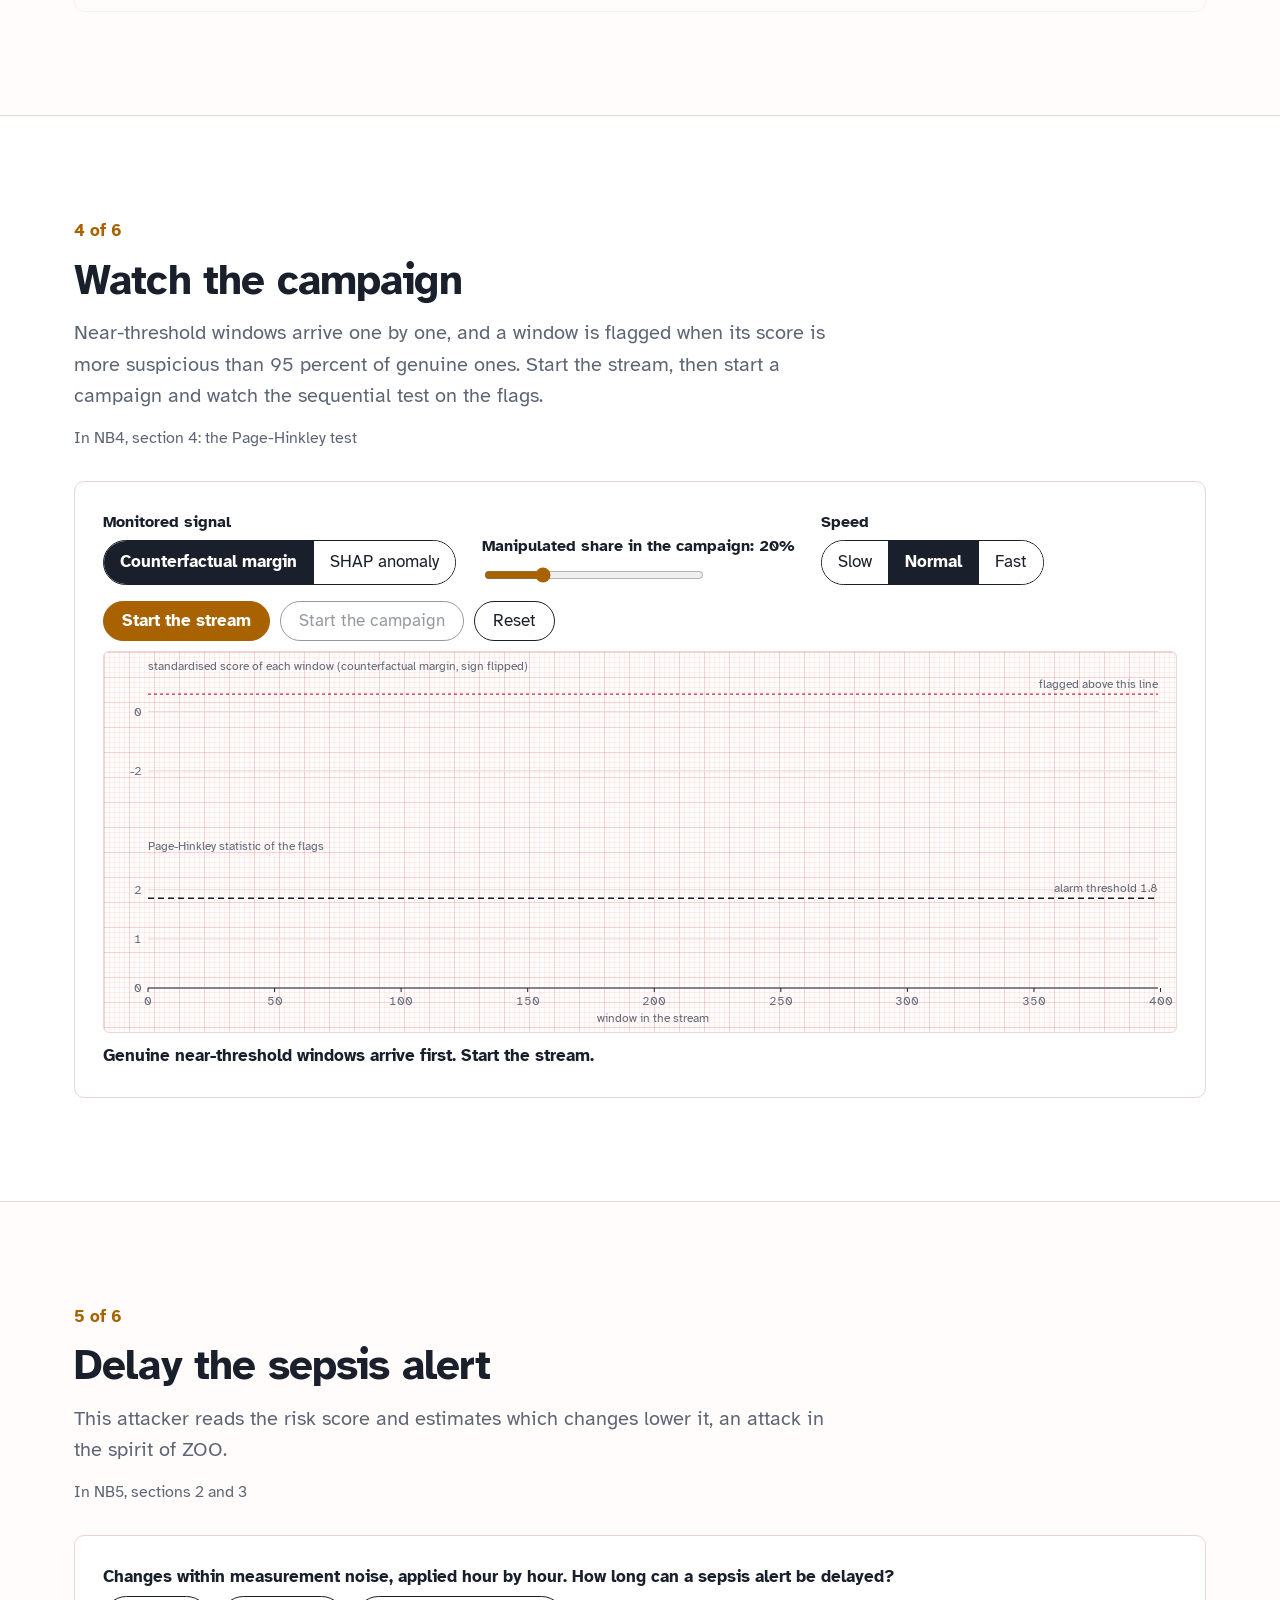
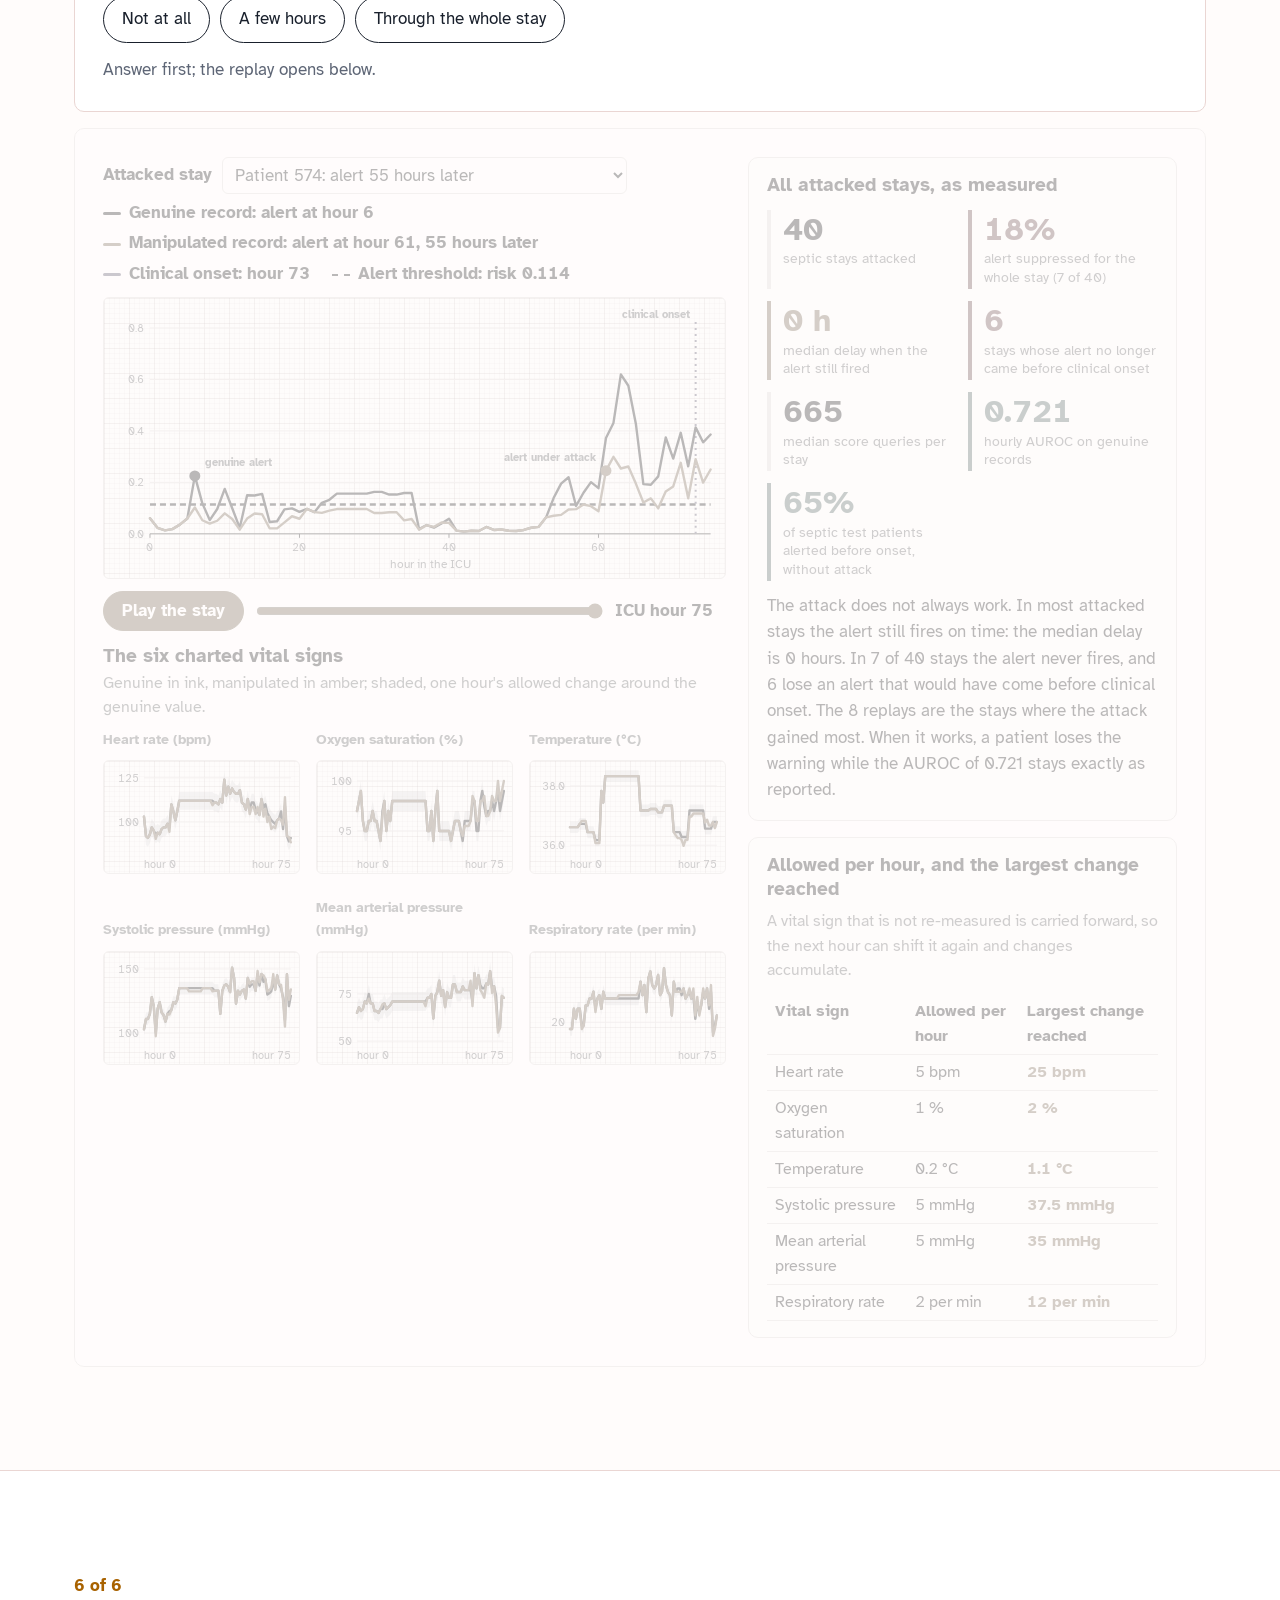
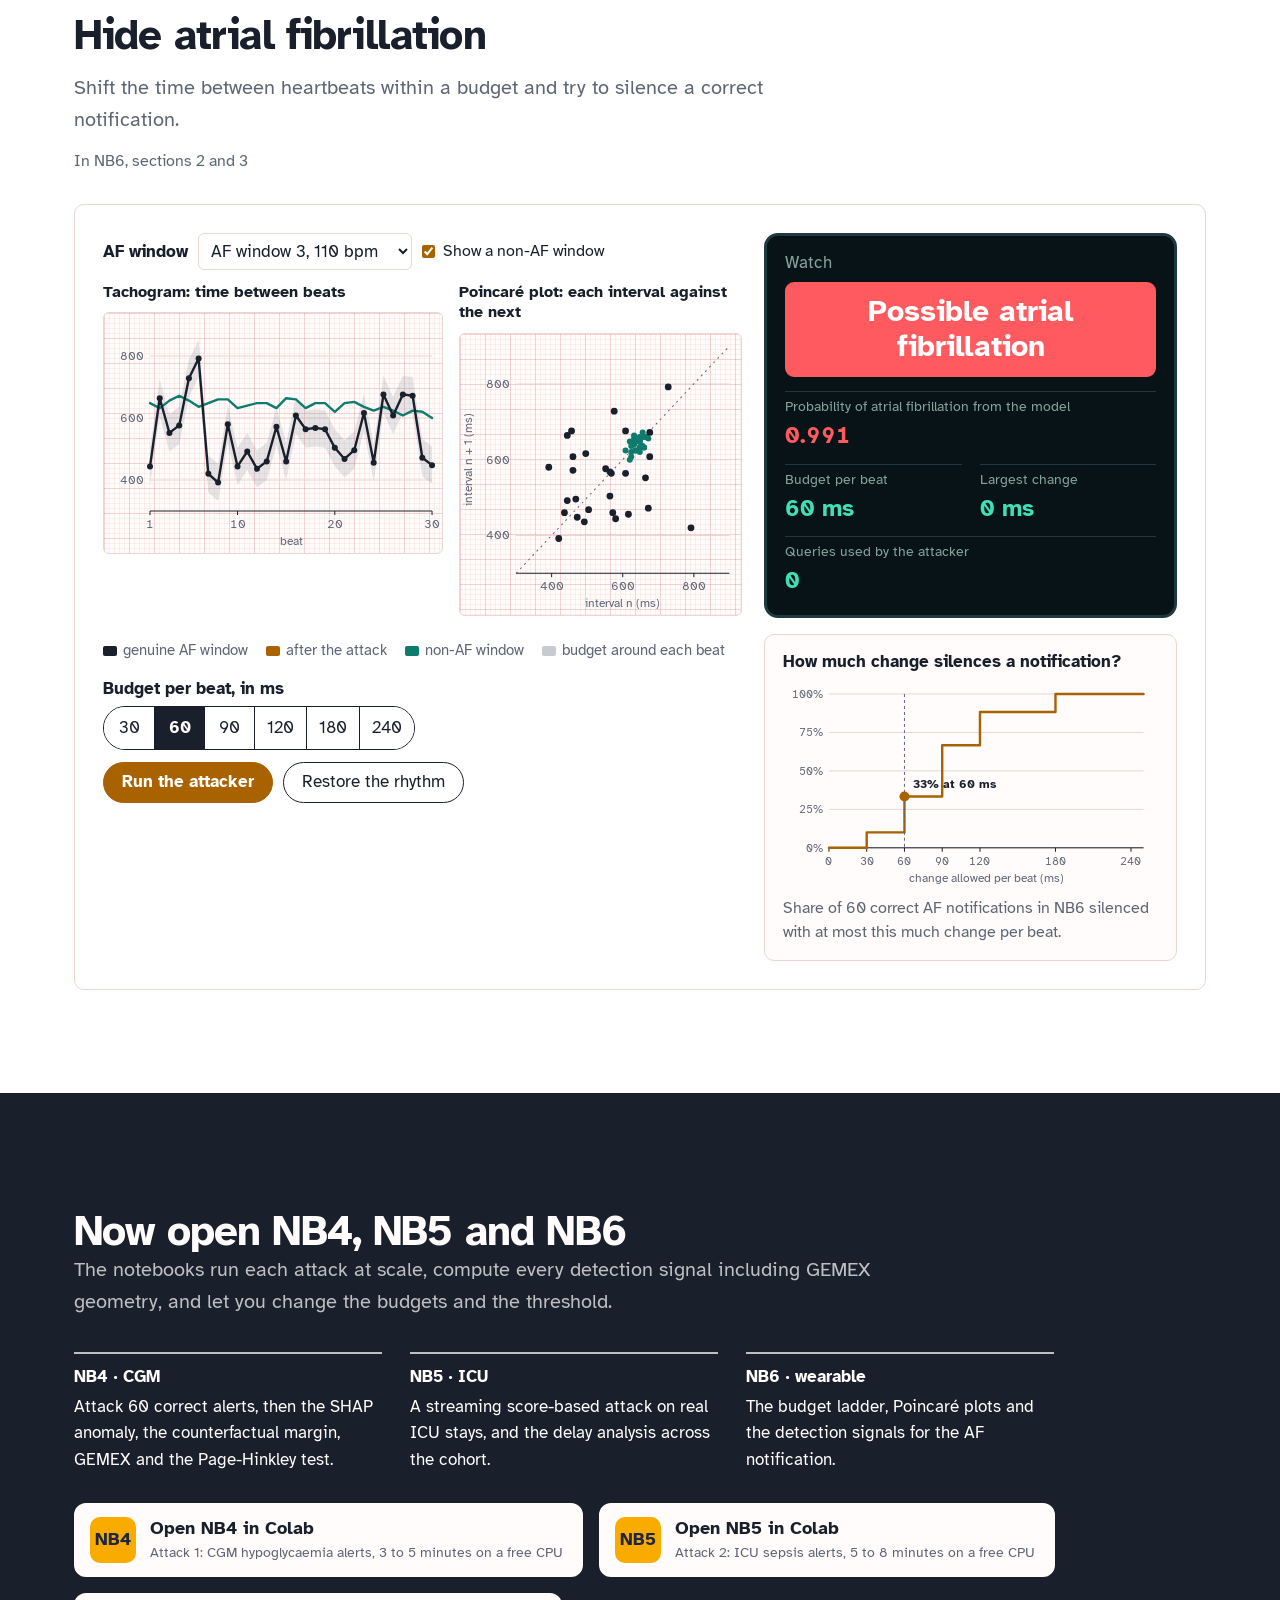
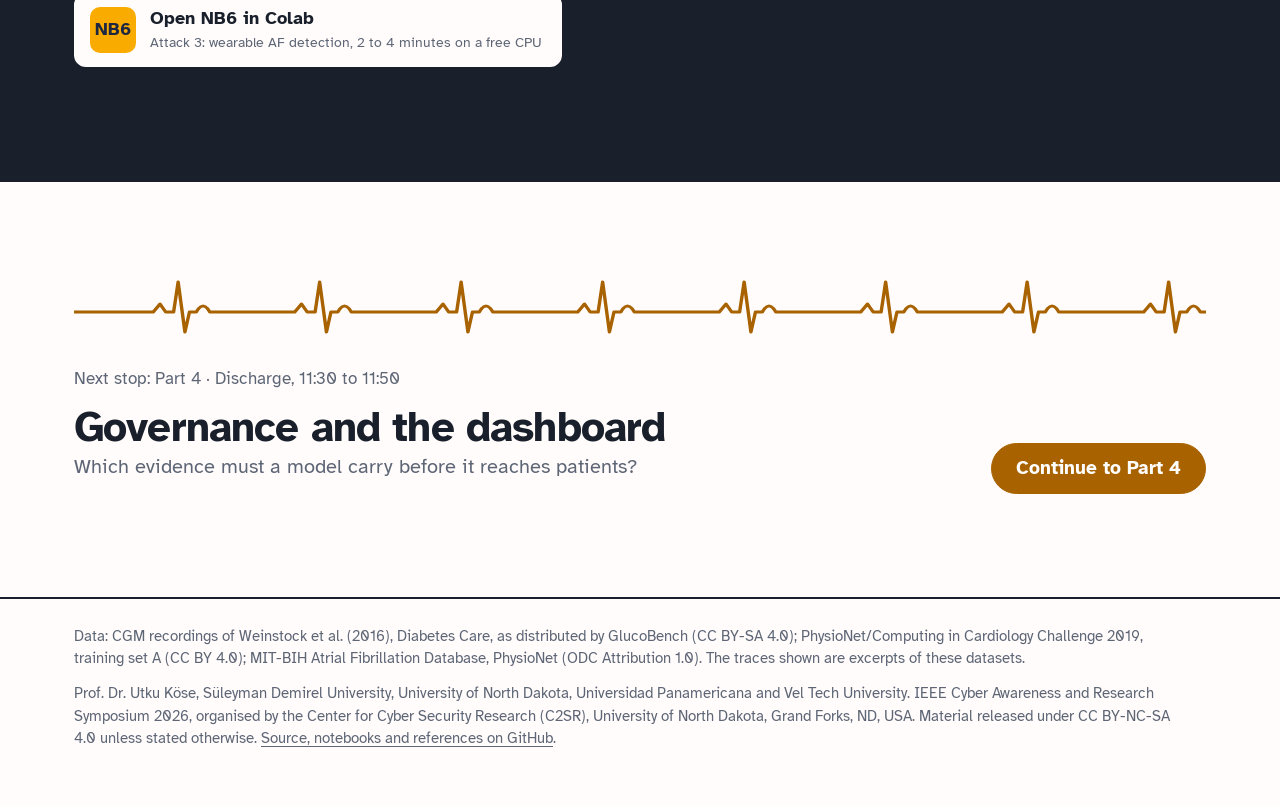
<file: docs/part3.html>
<!doctype html>
<html lang="en">
<head>
<meta charset="utf-8">
<meta name="viewport" content="width=device-width, initial-scale=1, viewport-fit=cover">
<title>Part 3, Attacks and XAI-based analysis, IEEE CARS 2026</title>
<meta name="description" content="Part 3 of the IEEE CARS 2026 workshop on explainable AI in medical systems: attack three medical alert models on real data and see which explanations expose the manipulation.">
<link rel="preconnect" href="https://fonts.googleapis.com">
<link rel="preconnect" href="https://fonts.gstatic.com" crossorigin>
<link href="https://fonts.googleapis.com/css2?family=Atkinson+Hyperlegible:ital,wght@0,400;0,700;1,400&display=swap" rel="stylesheet">
<link rel="icon" href="data:image/svg+xml,%3Csvg xmlns='http://www.w3.org/2000/svg' viewBox='0 0 64 64'%3E%3Crect width='64' height='64' rx='12' fill='%23C62D3A'/%3E%3Cpolyline points='6,36 20,36 26,18 34,48 40,30 44,36 58,36' fill='none' stroke='white' stroke-width='5' stroke-linejoin='round'/%3E%3C/svg%3E">
<link rel="stylesheet" href="assets/site.css">
<style>
  /* ---------- bedside-monitor panels: dark in both themes ---------- */
  .mon {
    background: var(--monitor-bg); color: var(--monitor-ink);
    border: 3px solid var(--monitor-edge); border-radius: 14px; padding: 16px 18px;
    --ink: var(--monitor-ink); --muted: var(--monitor-muted); --line: var(--monitor-edge);
    --panel: var(--monitor-panel); --paper: var(--monitor-bg);
    --red: var(--monitor-red); --teal: var(--monitor-green); --amber: var(--monitor-amber); --violet: var(--monitor-violet);
    color-scheme: dark;
  }
  .mon h3 { color: var(--monitor-muted); font-weight: 400; font-size: 1rem; margin: 0 0 8px; }
  .alarm { font-size: clamp(1.3rem, 2.4vw, 1.75rem); font-weight: 700; line-height: 1.2; padding: 10px 14px; border-radius: 9px; text-align: center; border: 2px solid transparent; transition: background 0.35s, color 0.35s, border-color 0.35s; }
  .alarm.on { background: var(--monitor-red); border-color: var(--monitor-red); color: #FFFFFF; animation: alarm-blink 1.2s steps(2, jump-none) infinite; }
  .alarm.off { border-color: var(--monitor-green); color: var(--monitor-green); }
  @keyframes alarm-blink { 50% { opacity: 0.55; } }
  @media (prefers-reduced-motion: reduce) { .alarm.on { animation: none; } }
  .readout { display: grid; grid-template-columns: 1fr 1fr; gap: 10px 18px; margin: 14px 0 0; }
  .readout div { border-top: 1px solid var(--monitor-edge); padding-top: 6px; min-width: 0; }
  .readout .span { grid-column: 1 / -1; }
  .readout dt { color: var(--monitor-muted); font-size: 0.82rem; line-height: 1.3; margin: 0; }
  .readout dd { margin: 2px 0 0; font-size: 1.35rem; font-weight: 700; font-variant-numeric: tabular-nums; color: var(--monitor-green); }
  .readout dd.hot { color: var(--monitor-red); }
  .readout dd.warm { color: var(--monitor-amber); }
  .mon .chart svg { display: block; width: 100%; height: auto; }
  .flag { min-height: 1.4em; font-size: 0.92rem; line-height: 1.4; color: var(--monitor-muted); margin: 10px 0 0; }
  .flag.warn { color: var(--monitor-amber); font-weight: 700; }
  #det-shift { max-width: 780px; }
  .btn[aria-pressed="true"] { background: var(--ink); color: var(--paper); }
  .check { display: inline-flex; gap: 8px; align-items: center; font-size: 0.95rem; cursor: pointer; }
  .check input { width: auto; margin: 0; accent-color: var(--accent); }

  /* ---------- cold open ---------- */
  .p3-open .wrap { display: grid; grid-template-columns: minmax(0, 0.9fr) minmax(0, 1.1fr); gap: 40px; align-items: center; }
  .p3-open h1 { font-size: clamp(2.3rem, 4.7vw, 3.9rem); max-width: 13ch; }
  .p3-open .begin { margin-top: 28px; }
  .break-answer { color: var(--monitor-amber); font-weight: 700; font-size: 1.1rem; margin: 14px 0 0; }
  .break-answer[hidden] { display: none; }
  .open-mon { margin: 0; }
  .open-mon .alarm { font-size: clamp(1.5rem, 3vw, 2.1rem); }
  .open-mon .chart { margin-top: 10px; }
  .open-mon svg text { fill: var(--monitor-muted); }
  .open-mon .readout { grid-template-columns: repeat(3, minmax(0, 1fr)); }
  .open-mon .readout dd { color: var(--monitor-ink); }
  .open-cap { color: #FFFFFF; font-size: clamp(1.15rem, 2.1vw, 1.5rem); font-weight: 700; margin: 14px 0 0; opacity: 0; transition: opacity 0.7s ease-out; }
  .open-cap.shown { opacity: 1; }
  .open-cap span { display: block; color: var(--monitor-muted); font-weight: 400; font-size: 0.92rem; margin-top: 4px; }
  .open-replay { margin-top: 12px; font-size: 0.9rem; padding: 6px 14px; color: var(--monitor-ink); border-color: var(--monitor-muted); background: transparent; }
  .open-replay:hover { background: var(--monitor-ink); color: var(--monitor-bg); }
  svg .o-true { fill: none; stroke: var(--monitor-muted); stroke-width: 2; stroke-dasharray: 4 4; }
  svg .o-rep { fill: none; stroke: var(--monitor-ink); stroke-width: 3; stroke-linejoin: round; stroke-linecap: round; }
  svg .o-fut { fill: none; stroke: var(--monitor-amber); stroke-width: 2.5; stroke-dasharray: 6 5; }
  svg .o-futdot { fill: var(--monitor-amber); }
  svg .o-head { fill: var(--monitor-green); }
  svg .o-hypo { stroke: var(--monitor-red); stroke-width: 1.5; stroke-dasharray: 2 3; }
  .open-mon svg .o-hypo-l { fill: var(--monitor-red); }

  /* ---------- station 1: signal paths ---------- */
  .lanes-ctrl { margin-bottom: 18px; }
  .lanes { display: grid; gap: 14px; }
  .lane { display: block; width: 100%; font: inherit; text-align: left; cursor: pointer; color: var(--ink); background: var(--panel); border: 1px solid var(--line); border-left: 6px solid var(--amber); border-radius: 10px; padding: 14px 18px 12px; }
  .lane:hover, .lane:focus-visible { border-color: var(--amber); box-shadow: 0 0 0 2px var(--amber); }
  .lane > span { display: block; }
  .lane-top { display: flex !important; justify-content: space-between; align-items: baseline; gap: 6px 20px; flex-wrap: wrap; }
  .lane-title { font-weight: 700; font-size: 1.15rem; }
  .lane-mode { color: var(--amber); font-weight: 700; font-size: 0.92rem; }
  .lane .chart { margin: 6px 0 4px; }
  .lane-foot { display: flex !important; justify-content: space-between; gap: 4px 20px; flex-wrap: wrap; color: var(--muted); font-size: 0.9rem; }
  .lane-foot b { color: var(--ink); }
  .lane-go { text-decoration: underline; text-underline-offset: 3px; }
  svg .ln-wire { stroke: var(--muted); stroke-width: 2; }
  svg .ln-head { fill: var(--muted); }
  svg .ln-node rect { fill: var(--panel); stroke: var(--ink); stroke-width: 1.5; }
  svg .ln-node.model rect { stroke-width: 2.5; }
  svg .ln-node text { font-size: 14px; font-weight: 700; }
  svg .ln-att { opacity: 0; transform: translateY(-16px); transition: opacity 0.35s ease-out, transform 0.5s cubic-bezier(0.2, 0.9, 0.3, 1.25); }
  svg .ln-att circle { fill: var(--amber); stroke: var(--panel); stroke-width: 3; }
  svg .ln-att text { font-size: 13px; font-weight: 700; }
  svg .ln-obs { fill: none; stroke: var(--amber); stroke-width: 2; stroke-dasharray: 5 5; }
  svg .ln-late, svg .ln-obs { opacity: 0; transition: opacity 0.45s ease-out 0.3s; }
  svg .ln-note { fill: var(--muted); font-size: 12.5px; }
  .lanes.armed svg .ln-att { opacity: 1; transform: none; }
  .lanes.armed svg .ln-late, .lanes.armed svg .ln-obs { opacity: 1; }

  /* ---------- gates: the evidence opens after a prediction ---------- */
  .gate { transition: opacity 0.35s ease-out, filter 0.35s ease-out; }
  .gate.locked { opacity: 0.3; filter: saturate(0.2); pointer-events: none; user-select: none; }
  .lock-note { color: var(--muted); margin: 4px 0 0; }
  .lock-note[hidden] { display: none; }

  /* ---------- station 2: silence the alarm ---------- */
  .spoof-grid, .af-grid { display: grid; grid-template-columns: minmax(0, 1.55fr) minmax(0, 1fr); gap: 22px; align-items: start; }
  .ctrl-row { display: flex; flex-wrap: wrap; gap: 10px; align-items: center; margin: 12px 0 8px; }
  .study { margin: 18px 0 0; padding: 14px 18px; border: 1px solid var(--line); border-left: 6px solid var(--amber); border-radius: 8px; background: var(--paper); max-width: 80ch; }
  .study[hidden] { display: none; }
  .study p { margin: 0; }
  .study p + p { margin-top: 8px; color: var(--muted); }
  .study strong { font-size: 1.15em; }
  svg .band { fill: var(--muted); opacity: 0.16; }
  svg .hit { fill: transparent; }
  svg .handle { fill: var(--panel); stroke: var(--ink); stroke-width: 2.4; }
  svg .handle.moved { fill: var(--amber); stroke: var(--amber); }
  svg .handle-g { cursor: ns-resize; touch-action: none; outline: none; }
  svg .handle-g:focus-visible .handle { stroke: var(--focus); stroke-width: 3.5; }
  svg .hypo { stroke: var(--red); stroke-width: 1.5; stroke-dasharray: 2 3; }
  svg .hypo-l { fill: var(--red); font-size: 11.5px; }

  /* ---------- station 3: detection ---------- */
  .detect-grid { display: grid; grid-template-columns: repeat(2, minmax(0, 1fr)); gap: 26px; align-items: start; }
  .det-card h3 { margin: 0; font-size: 1.1rem; }
  .det-card .auroc { color: var(--muted); margin: 4px 0 0; min-height: 1.55em; font-variant-numeric: tabular-nums; }
  .det-out { font-variant-numeric: tabular-nums; margin: 8px 0 0; line-height: 1.5; }
  .det-out b { font-size: 1.3rem; }
  .det-out span { color: var(--muted); }
  .legend { display: flex; gap: 6px 18px; flex-wrap: wrap; font-size: 0.9rem; color: var(--muted); margin: 6px 0 0; }
  .legend i { display: inline-block; width: 14px; height: 10px; border-radius: 2px; margin-right: 6px; vertical-align: -1px; }
  .det-why { font-size: 1.1rem; font-weight: 700; margin: 20px 0 0; max-width: 72ch; }
  .det-why[hidden] { display: none; }
  svg.det-svg { cursor: ew-resize; touch-action: pan-y; }
  svg .flag-zone { fill: var(--amber); opacity: 0.1; }
  svg .thr-grip { fill: var(--ink); }

  /* ---------- station 4: campaign ---------- */
  .camp-controls { display: flex; flex-wrap: wrap; gap: 14px 26px; align-items: flex-end; }
  .camp-controls .field { display: flex; flex-direction: column; gap: 6px; min-width: 0; }
  .camp-controls .field > span, .camp-controls label { font-weight: 700; font-size: 0.92rem; }
  .camp-controls input[type="range"] { width: 220px; max-width: 100%; }
  .camp-out { font-weight: 700; margin: 10px 0 0; min-height: 1.5em; font-variant-numeric: tabular-nums; }
  svg .dot-gen { fill: var(--teal); opacity: 0.55; }
  svg .dot-man { fill: var(--amber); }
  svg .dot-flag { stroke: var(--ink); stroke-width: 1.5; opacity: 1; }
  svg .cut { stroke: var(--red); stroke-width: 1.2; stroke-dasharray: 3 3; }
  svg .marker-labels text { paint-order: stroke; stroke: var(--paper); stroke-width: 4px; stroke-linejoin: round; }
  svg .camp-mark { stroke: var(--red); stroke-width: 1.5; stroke-dasharray: 5 4; }
  svg .alarm-mark { stroke: var(--amber); stroke-width: 3; }
  svg .lam { stroke: var(--ink); stroke-width: 1.5; stroke-dasharray: 6 4; }
  svg .ph-line { fill: none; stroke: var(--ink); stroke-width: 2; stroke-linejoin: round; }

  /* ---------- station 5: sepsis ---------- */
  .sep-grid { display: grid; grid-template-columns: minmax(0, 1.45fr) minmax(0, 1fr); gap: 22px; align-items: start; }
  .sep-status { display: flex; flex-wrap: wrap; gap: 4px 22px; margin: 4px 0 0; font-weight: 700; font-variant-numeric: tabular-nums; }
  .sep-status i { display: inline-block; width: 18px; height: 3px; vertical-align: middle; margin-right: 8px; border-radius: 2px; }
  .sep-status i.dash { height: 0; border-top: 2.5px dashed var(--ink); border-radius: 0; }
  .vitals-grid { display: grid; grid-template-columns: repeat(3, minmax(0, 1fr)); gap: 12px 16px; margin-top: 8px; align-items: end; }
  .vital h4 { margin: 0 0 2px; font-size: 0.85rem; color: var(--muted); font-weight: 700; }
  .shift-table th, .shift-table td { padding: 5px 8px; }
  .shift-table td.over { color: var(--amber); font-weight: 700; }
  .side-box { background: var(--paper); border: 1px solid var(--line); border-radius: 10px; padding: 16px 18px; }
  .side-box + .side-box { margin-top: 16px; }
  .side-box h3 { margin-top: 0; }
  svg .vband { fill: var(--muted); opacity: 0.18; }
  svg .onset { stroke: var(--violet); stroke-width: 2; stroke-dasharray: 2 4; }
  svg .mark-gen { stroke: var(--ink); stroke-width: 1.5; }
  svg .mark-att { stroke: var(--amber); stroke-width: 2.5; }

  /* ---------- station 6: atrial fibrillation ---------- */
  .af-plots { display: grid; grid-template-columns: minmax(0, 1.2fr) minmax(0, 1fr); gap: 16px; margin: 12px 0; }
  .af-plots h3 { margin: 0 0 4px; font-size: 0.95rem; }
  #af-budget button { min-width: 50px; padding: 8px 12px; }
  .af-side { margin-top: 16px; }

  @media (max-width: 980px) {
    .p3-open .wrap, .spoof-grid, .af-grid, .detect-grid, .sep-grid { grid-template-columns: minmax(0, 1fr); }
    .p3-open .wrap { gap: 28px; }
    .vitals-grid { grid-template-columns: repeat(2, minmax(0, 1fr)); }
  }
  @media (max-width: 640px) {
    .af-plots { grid-template-columns: minmax(0, 1fr); }
    .open-mon .readout { gap: 8px 10px; }
    .open-mon .readout dd { font-size: 1.1rem; }
    .readout dd { font-size: 1.15rem; }
  }
  @media (max-width: 420px) {
    .vitals-grid { grid-template-columns: minmax(0, 1fr); }
  }
</style>
</head>
<body data-page="p3" data-part="p3">
<header id="site-top"></header>
<main>

  <section class="coldopen monitor p3-open" aria-labelledby="p3-title">
    <div class="wrap">
      <div>
        <p class="part-tag"><strong>Part 3 · Stress test</strong><span>11:00 to 11:30</span></p>
        <h1 id="p3-title">Attacks and XAI-based analysis</h1>
        <p class="question">Can an attacker change a medical alert without any metric noticing?</p>
        <p class="break-answer" id="p3-break-answer" hidden></p>
        <div class="row begin"><button class="btn primary big" type="button" data-begin>Begin</button></div>
      </div>
      <figure class="mon open-mon">
        <div class="alarm on" id="p3-open-alarm" aria-live="polite">Low glucose soon</div>
        <div class="chart" id="p3-open-chart"></div>
        <dl class="readout">
          <div><dt>Risk from the model</dt><dd id="p3-open-risk"></dd></div>
          <div><dt>Alert threshold</dt><dd id="p3-open-thr"></dd></div>
          <div><dt>Largest change</dt><dd id="p3-open-change"></dd></div>
        </dl>
        <figcaption class="open-cap" id="p3-open-cap"></figcaption>
      </figure>
    </div>
  </section>

  <section class="station" data-station id="s-threat">
    <div class="wrap">
      <div class="station-head">
        <p class="station-index">1 of 6</p>
        <h2>Three systems, three attackers</h2>
        <p class="lead">Each lane is a real signal path from a sensor to a clinical decision. Where would an attacker sit?</p>
        <p class="nbref">The three attacks are built in NB4, NB5 and NB6</p>
      </div>
      <div class="row lanes-ctrl"><button class="btn primary" type="button" id="lanes-show" aria-pressed="false">Show the attackers</button><span class="note">Each lane opens its attack.</span></div>
      <div class="lanes" id="lanes"></div>
      <p class="takeaway" id="s1-take" hidden>None of these attacks touches the model; they change what the model sees.</p>
    </div>
  </section>

  <section class="station alt" data-station id="s-silence">
    <div class="wrap">
      <div class="station-head">
        <p class="station-index">2 of 6</p>
        <h2>Silence the alarm</h2>
        <p class="lead">Each hour below is real, and the alert warned correctly. Drag the readings, or run the attacker, to silence it.</p>
        <p class="nbref">In NB4, sections 2 and 3</p>
      </div>
      <div class="app">
        <p class="poll-label">Each reading may change by at most 15 mg/dL. Can a correct alert be silenced?</p>
        <div class="poll" id="poll-silence">
          <button type="button" data-value="rarely">Rarely</button>
          <button type="button" data-value="sometimes">Sometimes</button>
          <button type="button" data-value="mostly">Most of the time</button>
        </div>
        <p class="lock-note" data-gate-note="p3-silence">Answer first; the attack opens below.</p>
      </div>
      <div class="app gate" data-gate="p3-silence" style="margin-top:16px">
        <div class="spoof-grid">
          <div>
            <div class="row spread">
              <button class="btn" type="button" id="cgm-prev">Previous example</button>
              <span class="num" id="cgm-label" style="font-weight:700"></span>
              <button class="btn" type="button" id="cgm-next">Next example</button>
            </div>
            <div class="chart paper" id="cgm-chart" style="margin:12px 0 4px"></div>
            <p class="legend" id="cgm-legend"></p>
            <div class="ctrl-row">
              <button class="btn primary" type="button" id="cgm-attack">Run the attacker</button>
              <button class="btn" type="button" id="cgm-reveal" aria-pressed="false">Show what happened next</button>
              <button class="btn" type="button" id="cgm-reset">Restore true readings</button>
            </div>
            <p class="note" id="cgm-note" aria-live="polite"></p>
          </div>
          <aside class="mon" aria-live="polite" aria-label="Alert monitor">
            <div class="alarm on" id="cgm-alarm">Low glucose soon</div>
            <dl class="readout">
              <div><dt>Risk from the model</dt><dd id="cgm-risk"></dd></div>
              <div><dt>Alert threshold</dt><dd id="cgm-thr"></dd></div>
              <div><dt>Queries used by the attacker</dt><dd id="cgm-queries">0</dd></div>
              <div><dt>Largest change to a reading</dt><dd id="cgm-change"></dd></div>
              <div class="span"><dt>Counterfactual margin: how much lower every reading would have to be for the alert to return</dt><dd id="cgm-margin"></dd></div>
            </dl>
            <p class="flag" id="cgm-flag"></p>
          </aside>
        </div>
        <div class="study" id="cgm-study" hidden aria-live="polite"></div>
      </div>
      <p class="takeaway" id="s2-take" hidden>A decision-based attacker needs no access to the model, only patience and the alert.</p>
    </div>
  </section>

  <section class="station" data-station id="s-detect">
    <div class="wrap">
      <div class="station-head">
        <p class="station-index">3 of 6</p>
        <h2>What gave it away?</h2>
        <p class="lead">A silenced alert sits just below the threshold, like many genuine hours. Two explanations still carry a trace.</p>
        <p class="nbref">In NB4, section 4</p>
      </div>
      <div class="app">
        <p class="poll-label">Which explanation exposes a manipulated reading better?</p>
        <div class="poll" id="poll-signal">
          <button type="button" data-value="shap">The attribution pattern (SHAP anomaly)</button>
          <button type="button" data-value="margin">The counterfactual margin</button>
          <button type="button" data-value="neither">Neither</button>
        </div>
        <p class="lock-note" data-gate-note="p3-signal">Answer first; the evidence opens below.</p>
      </div>
      <div class="app gate" data-gate="p3-signal" style="margin-top:16px">
        <div class="detect-grid">
          <div class="det-card">
            <h3>Attribution pattern (SHAP anomaly)</h3>
            <p class="auroc" id="det-shap-auroc"></p>
            <div class="chart paper" id="det-shap-chart"></div>
            <label class="control" for="det-shap-thr"><span>Flag a window when the score is at least</span><output id="det-shap-throut" for="det-shap-thr"></output></label>
            <input type="range" id="det-shap-thr" min="0" max="15" step="0.1" value="5">
            <p class="det-out" id="det-shap-out" aria-live="polite"></p>
          </div>
          <div class="det-card">
            <h3>Counterfactual margin</h3>
            <p class="auroc" id="det-margin-auroc"></p>
            <div class="chart paper" id="det-margin-chart"></div>
            <label class="control" for="det-margin-thr"><span>Flag a window when the margin is at most</span><output id="det-margin-throut" for="det-margin-thr"></output></label>
            <input type="range" id="det-margin-thr" min="0" max="20" step="0.1" value="0.5">
            <p class="det-out" id="det-margin-out" aria-live="polite"></p>
          </div>
        </div>
        <p class="legend"><span><i style="background:var(--teal)"></i>genuine windows just below the threshold</span><span><i style="background:var(--amber)"></i>manipulated windows</span><span>Bars show the share of each group; the shaded side is flagged.</span></p>
        <p class="det-why" id="det-why" hidden>A minimal attack stops right at the decision boundary; the counterfactual margin measures exactly that distance.</p>
        <h3 style="margin-top:26px">Where the attack pushes the explanation</h3>
        <p class="note">Mean SHAP value of manipulated windows minus genuine windows, per feature, in log-odds.</p>
        <div class="chart paper" id="det-shift"></div>
      </div>
      <p class="takeaway" id="s3-take" hidden>Explanations make the manipulation observable, but not every explanation signal is equally informative.</p>
    </div>
  </section>

  <section class="station alt" data-station id="s-campaign">
    <div class="wrap">
      <div class="station-head">
        <p class="station-index">4 of 6</p>
        <h2>Watch the campaign</h2>
        <p class="lead">Near-threshold windows arrive one by one, and a window is flagged when its score is more suspicious than 95 percent of genuine ones. Start the stream, then start a campaign and watch the sequential test on the flags.</p>
        <p class="nbref">In NB4, section 4: the Page-Hinkley test</p>
      </div>
      <div class="app">
        <div class="camp-controls">
          <div class="field">
            <span>Monitored signal</span>
            <div class="seg" id="camp-signal" role="group" aria-label="Monitored signal">
              <button type="button" data-value="margin" aria-pressed="true">Counterfactual margin</button>
              <button type="button" data-value="shap" aria-pressed="false">SHAP anomaly</button>
            </div>
          </div>
          <div class="field">
            <label for="camp-share">Manipulated share in the campaign: <output id="camp-share-out" for="camp-share">20%</output></label>
            <input type="range" id="camp-share" min="10" max="50" step="5" value="20">
          </div>
          <div class="field">
            <span>Speed</span>
            <div class="seg" id="camp-speed" role="group" aria-label="Speed of the stream">
              <button type="button" data-value="slow" aria-pressed="false">Slow</button>
              <button type="button" data-value="normal" aria-pressed="true">Normal</button>
              <button type="button" data-value="fast" aria-pressed="false">Fast</button>
            </div>
          </div>
        </div>
        <div class="ctrl-row" style="margin-top:16px">
          <button class="btn primary" type="button" id="camp-start">Start the stream</button>
          <button class="btn" type="button" id="camp-campaign" disabled>Start the campaign</button>
          <button class="btn" type="button" id="camp-reset">Reset</button>
        </div>
        <div class="chart paper" id="camp-chart"></div>
        <p class="camp-out" id="camp-out" aria-live="polite"></p>
      </div>
      <p class="takeaway" id="s4-take" hidden>A single flag proves little; a sequential test on the flags of an informative signal turns them into a campaign alarm.</p>
    </div>
  </section>

  <section class="station" data-station id="s-sepsis">
    <div class="wrap">
      <div class="station-head">
        <p class="station-index">5 of 6</p>
        <h2>Delay the sepsis alert</h2>
        <p class="lead">This attacker reads the risk score and estimates which changes lower it, an attack in the spirit of ZOO.</p>
        <p class="nbref">In NB5, sections 2 and 3</p>
      </div>
      <div class="app">
        <p class="poll-label">Changes within measurement noise, applied hour by hour. How long can a sepsis alert be delayed?</p>
        <div class="poll" id="poll-sepsis">
          <button type="button" data-value="none">Not at all</button>
          <button type="button" data-value="hours">A few hours</button>
          <button type="button" data-value="whole">Through the whole stay</button>
        </div>
        <p class="lock-note" data-gate-note="p3-sepsis">Answer first; the replay opens below.</p>
      </div>
      <div class="app gate" data-gate="p3-sepsis" style="margin-top:16px">
        <div class="sep-grid">
          <div>
            <div class="row">
              <label for="sep-stay" style="font-weight:700">Attacked stay</label>
              <select id="sep-stay"></select>
            </div>
            <p class="note" id="sep-pick-note" style="margin:6px 0 0"></p>
            <div class="sep-status" id="sep-status" aria-live="polite"></div>
            <div class="chart paper" id="sep-risk" style="margin:10px 0 4px"></div>
            <div class="ctrl-row">
              <button class="btn primary" type="button" id="sep-play">Play the stay</button>
              <input type="range" id="sep-scrub" min="0" max="1" step="1" value="0" style="flex:1;min-width:150px" aria-label="Hour of the stay">
              <span class="num" id="sep-hour" style="font-weight:700;min-width:6.5em"></span>
            </div>
            <h3 style="margin:14px 0 2px">The six charted vital signs</h3>
            <p class="note" style="margin:0">Genuine in ink, manipulated in amber; shaded, one hour's allowed change around the genuine value.</p>
            <div class="vitals-grid" id="sep-vitals"></div>
          </div>
          <div>
            <div class="side-box">
              <h3>All attacked stays, as measured</h3>
              <div class="stats" id="sep-summary"></div>
              <p id="sep-honest" style="margin:10px 0 0"></p>
            </div>
            <div class="side-box">
              <h3>Allowed per hour, and the largest change reached</h3>
              <p class="note">A vital sign that is not re-measured is carried forward, so the next hour can shift it again and changes accumulate.</p>
              <table class="shift-table" id="sep-shift"></table>
            </div>
          </div>
        </div>
      </div>
      <p class="takeaway" id="s5-take" hidden>Every validation statistic stays exactly as reported; only the patients notice.</p>
    </div>
  </section>

  <section class="station alt" data-station id="s-af">
    <div class="wrap">
      <div class="station-head">
        <p class="station-index">6 of 6</p>
        <h2>Hide atrial fibrillation</h2>
        <p class="lead">Shift the time between heartbeats within a budget and try to silence a correct notification.</p>
        <p class="nbref">In NB6, sections 2 and 3</p>
      </div>
      <div class="app">
        <div class="af-grid">
          <div>
            <div class="row">
              <label for="af-example" style="font-weight:700">AF window</label>
              <select id="af-example"></select>
              <label class="check"><input type="checkbox" id="af-compare" checked> Show a non-AF window</label>
            </div>
            <div class="af-plots">
              <div>
                <h3>Tachogram: time between beats</h3>
                <div class="chart paper" id="af-tacho"></div>
              </div>
              <div>
                <h3>Poincaré plot: each interval against the next</h3>
                <div class="chart paper" id="af-poincare"></div>
              </div>
            </div>
            <p class="legend" style="margin:0 0 14px"><span><i style="background:var(--ink)"></i>genuine AF window</span><span><i style="background:var(--amber)"></i>after the attack</span><span><i style="background:var(--teal)"></i>non-AF window</span><span><i style="background:var(--muted);opacity:0.35"></i>budget around each beat</span></p>
            <div class="control"><span>Budget per beat, in ms</span></div>
            <div class="seg" id="af-budget" role="group" aria-label="Budget per beat in milliseconds"></div>
            <div class="ctrl-row">
              <button class="btn primary" type="button" id="af-attack">Run the attacker</button>
              <button class="btn" type="button" id="af-reset">Restore the rhythm</button>
            </div>
            <p class="note" id="af-note" aria-live="polite"></p>
          </div>
          <div>
            <aside class="mon" aria-live="polite" aria-label="Watch notification">
              <h3>Watch</h3>
              <div class="alarm on" id="af-state">Possible atrial fibrillation</div>
              <dl class="readout">
                <div class="span"><dt>Probability of atrial fibrillation from the model</dt><dd id="af-prob"></dd></div>
                <div><dt>Budget per beat</dt><dd id="af-budget-val"></dd></div>
                <div><dt>Largest change</dt><dd id="af-change"></dd></div>
                <div class="span"><dt>Queries used by the attacker</dt><dd id="af-queries">0</dd></div>
              </dl>
            </aside>
            <div class="side-box af-side">
              <h3 style="font-size:1rem">How much change silences a notification?</h3>
              <div class="chart" id="af-curve"></div>
              <p class="note" id="af-curve-note" style="margin:6px 0 0"></p>
            </div>
          </div>
        </div>
      </div>
      <p class="takeaway" id="s6-take" hidden>How much noise an attacker needs is a property of the model that no accuracy figure reports.</p>
    </div>
  </section>

  <section class="bridge" id="code">
    <div class="wrap">
      <h2>Now open NB4, NB5 and NB6</h2>
      <p class="lead">The notebooks run each attack at scale, compute every detection signal including GEMEX geometry, and let you change the budgets and the threshold.</p>
      <div class="bridge-steps">
        <div><strong>NB4 · CGM</strong>Attack 60 correct alerts, then the SHAP anomaly, the counterfactual margin, GEMEX and the Page-Hinkley test.</div>
        <div><strong>NB5 · ICU</strong>A streaming score-based attack on real ICU stays, and the delay analysis across the cohort.</div>
        <div><strong>NB6 · wearable</strong>The budget ladder, Poincaré plots and the detection signals for the AF notification.</div>
      </div>
      <div class="nb-buttons" data-notebooks="NB4,NB5,NB6"></div>
    </div>
  </section>

  <section data-next="p4"></section>
</main>
<footer data-footer data-credits="Data: CGM recordings of Weinstock et al. (2016), Diabetes Care, as distributed by GlucoBench (CC BY-SA 4.0); PhysioNet/Computing in Cardiology Challenge 2019, training set A (CC BY 4.0); MIT-BIH Atrial Fibrillation Database, PhysioNet (ODC Attribution 1.0). The traces shown are excerpts of these datasets."></footer>
<script src="assets/site-data.js"></script>
<script src="assets/lab-core.js"></script>
<script src="assets/site.js"></script>
<script src="assets/part3.js"></script>
</body>
</html>
</file>
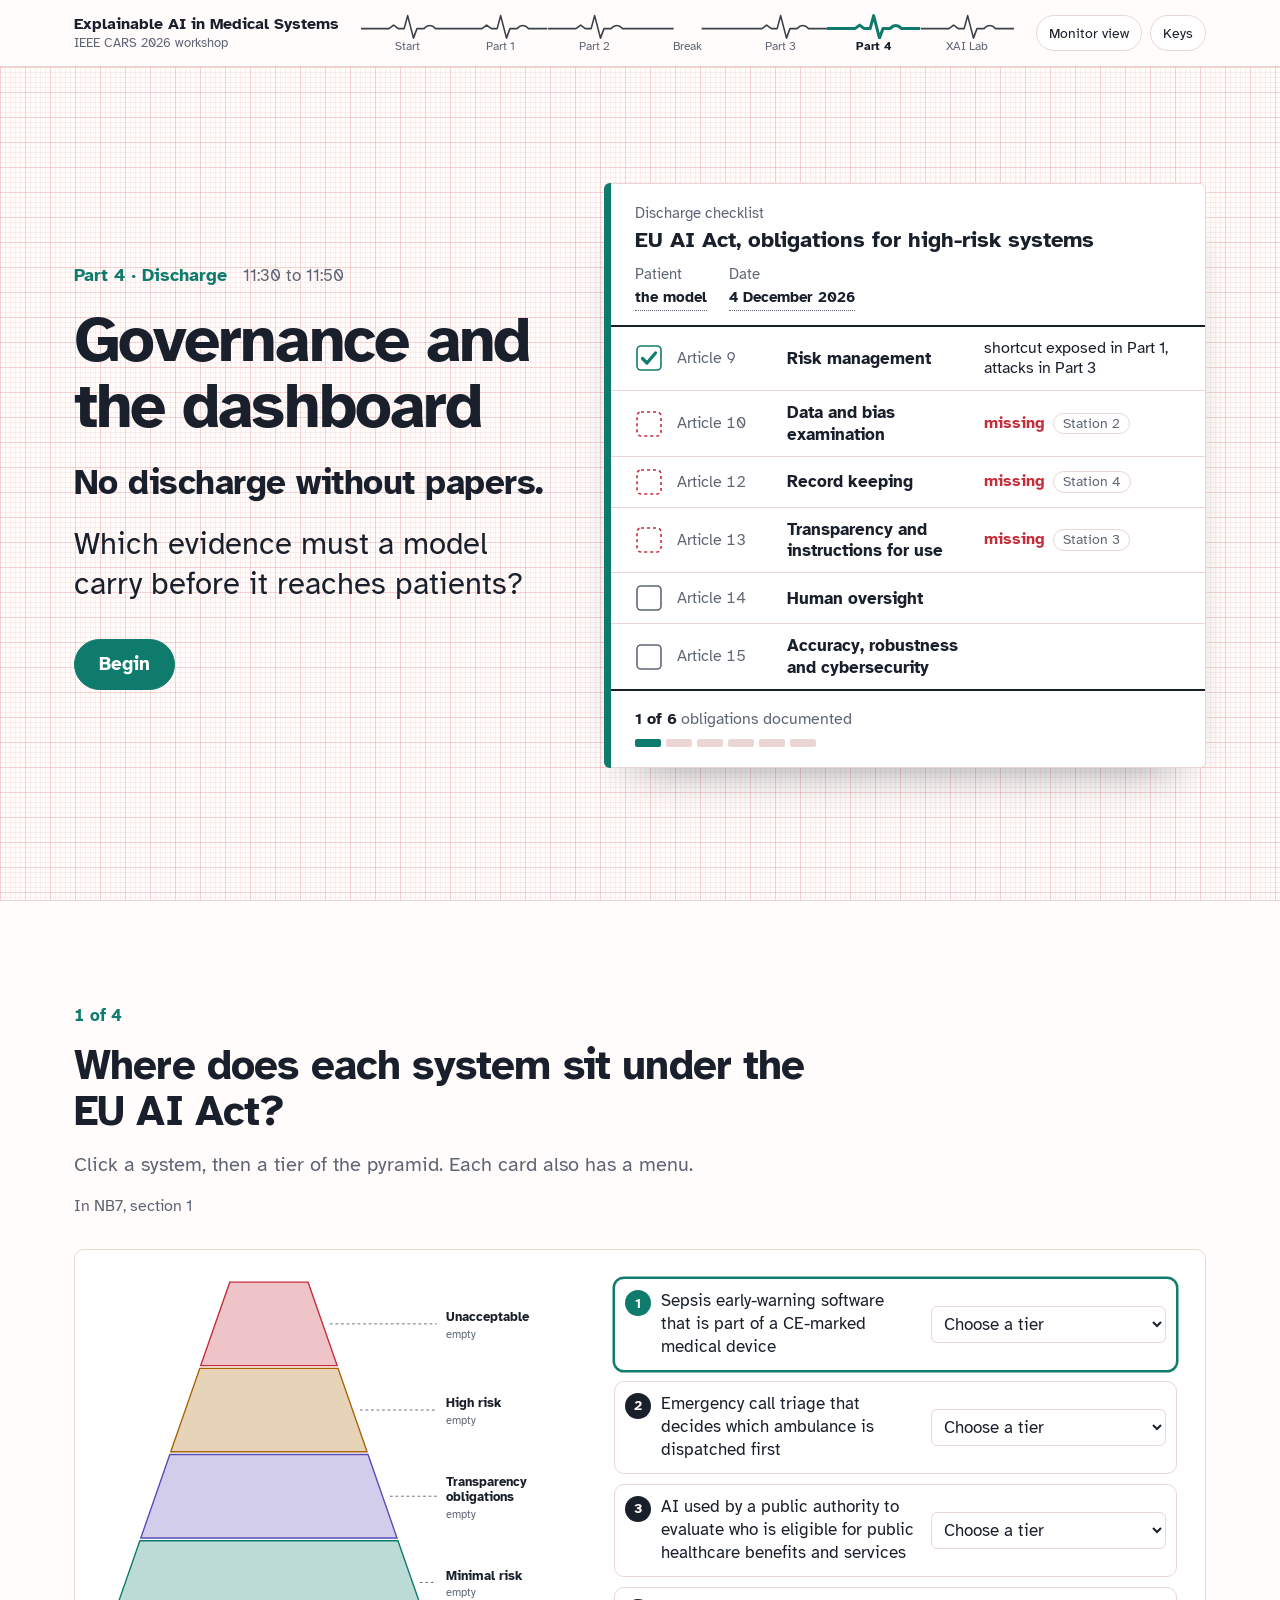
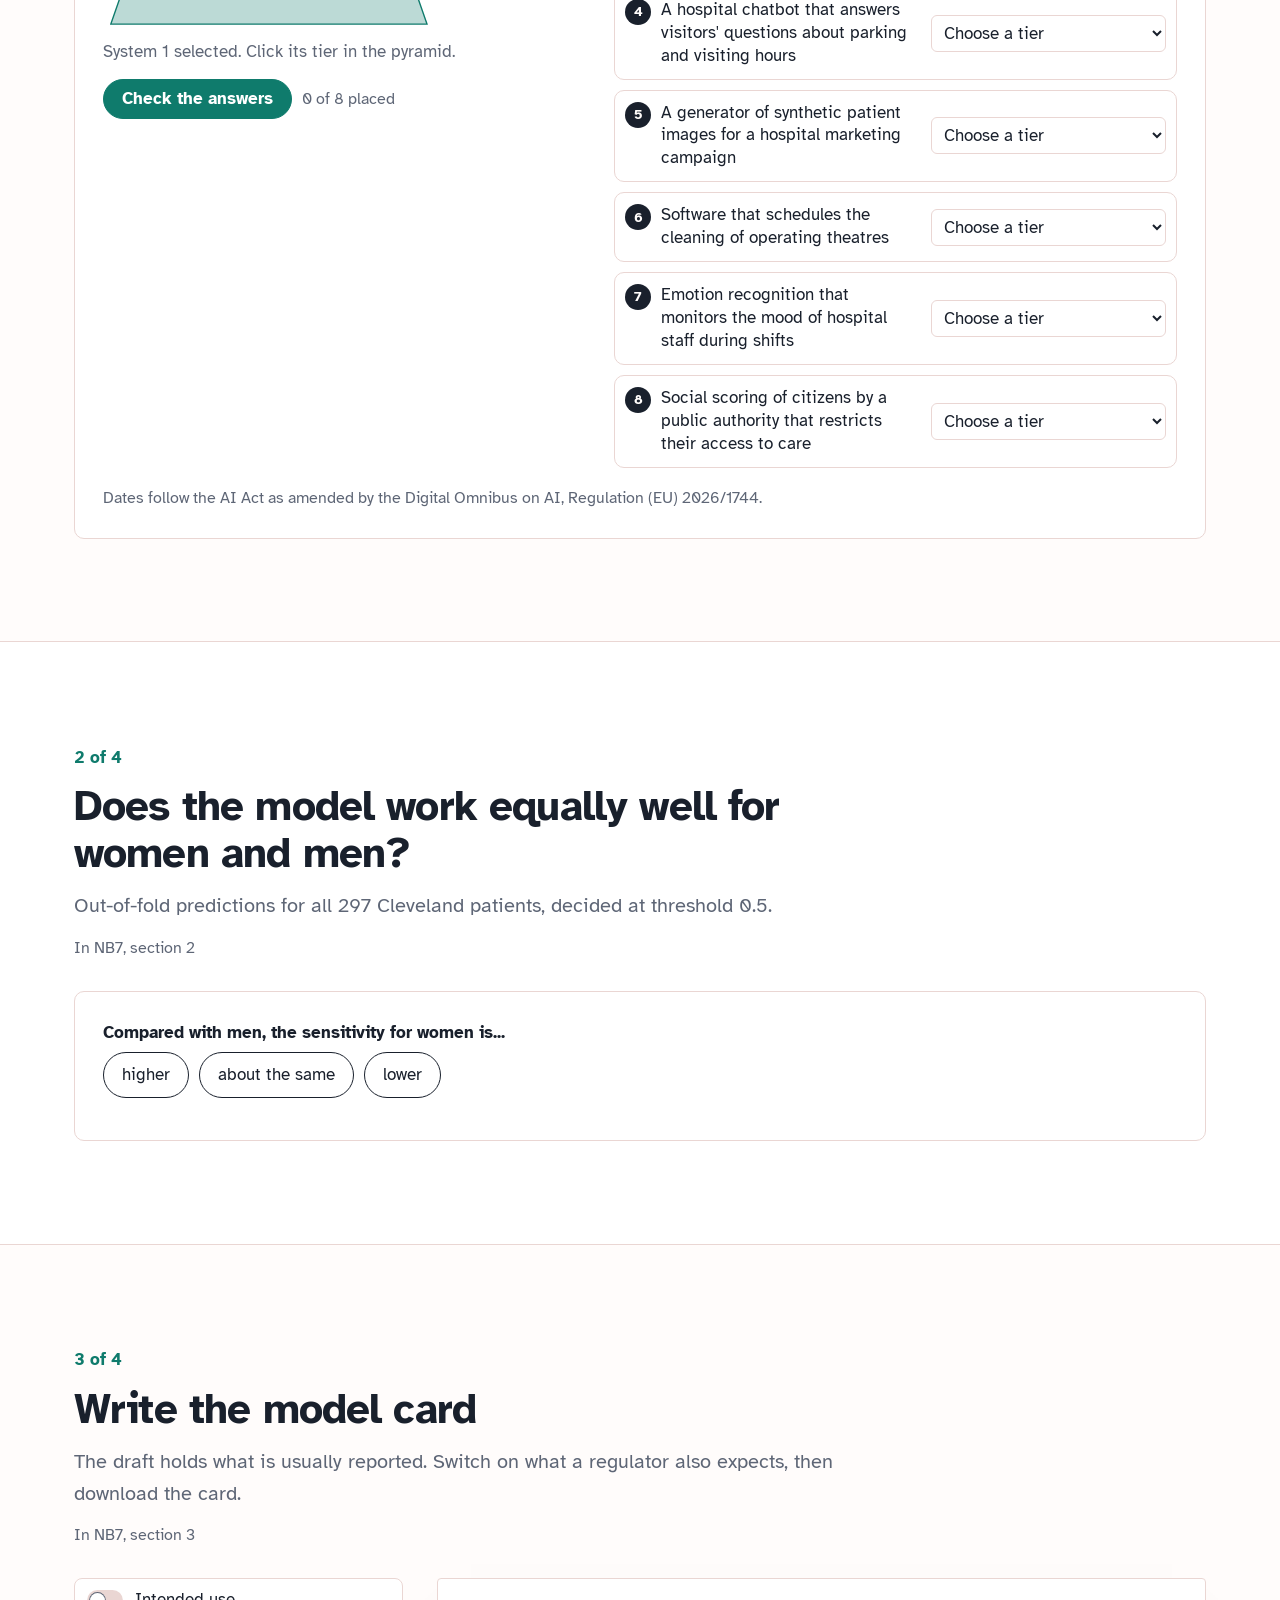
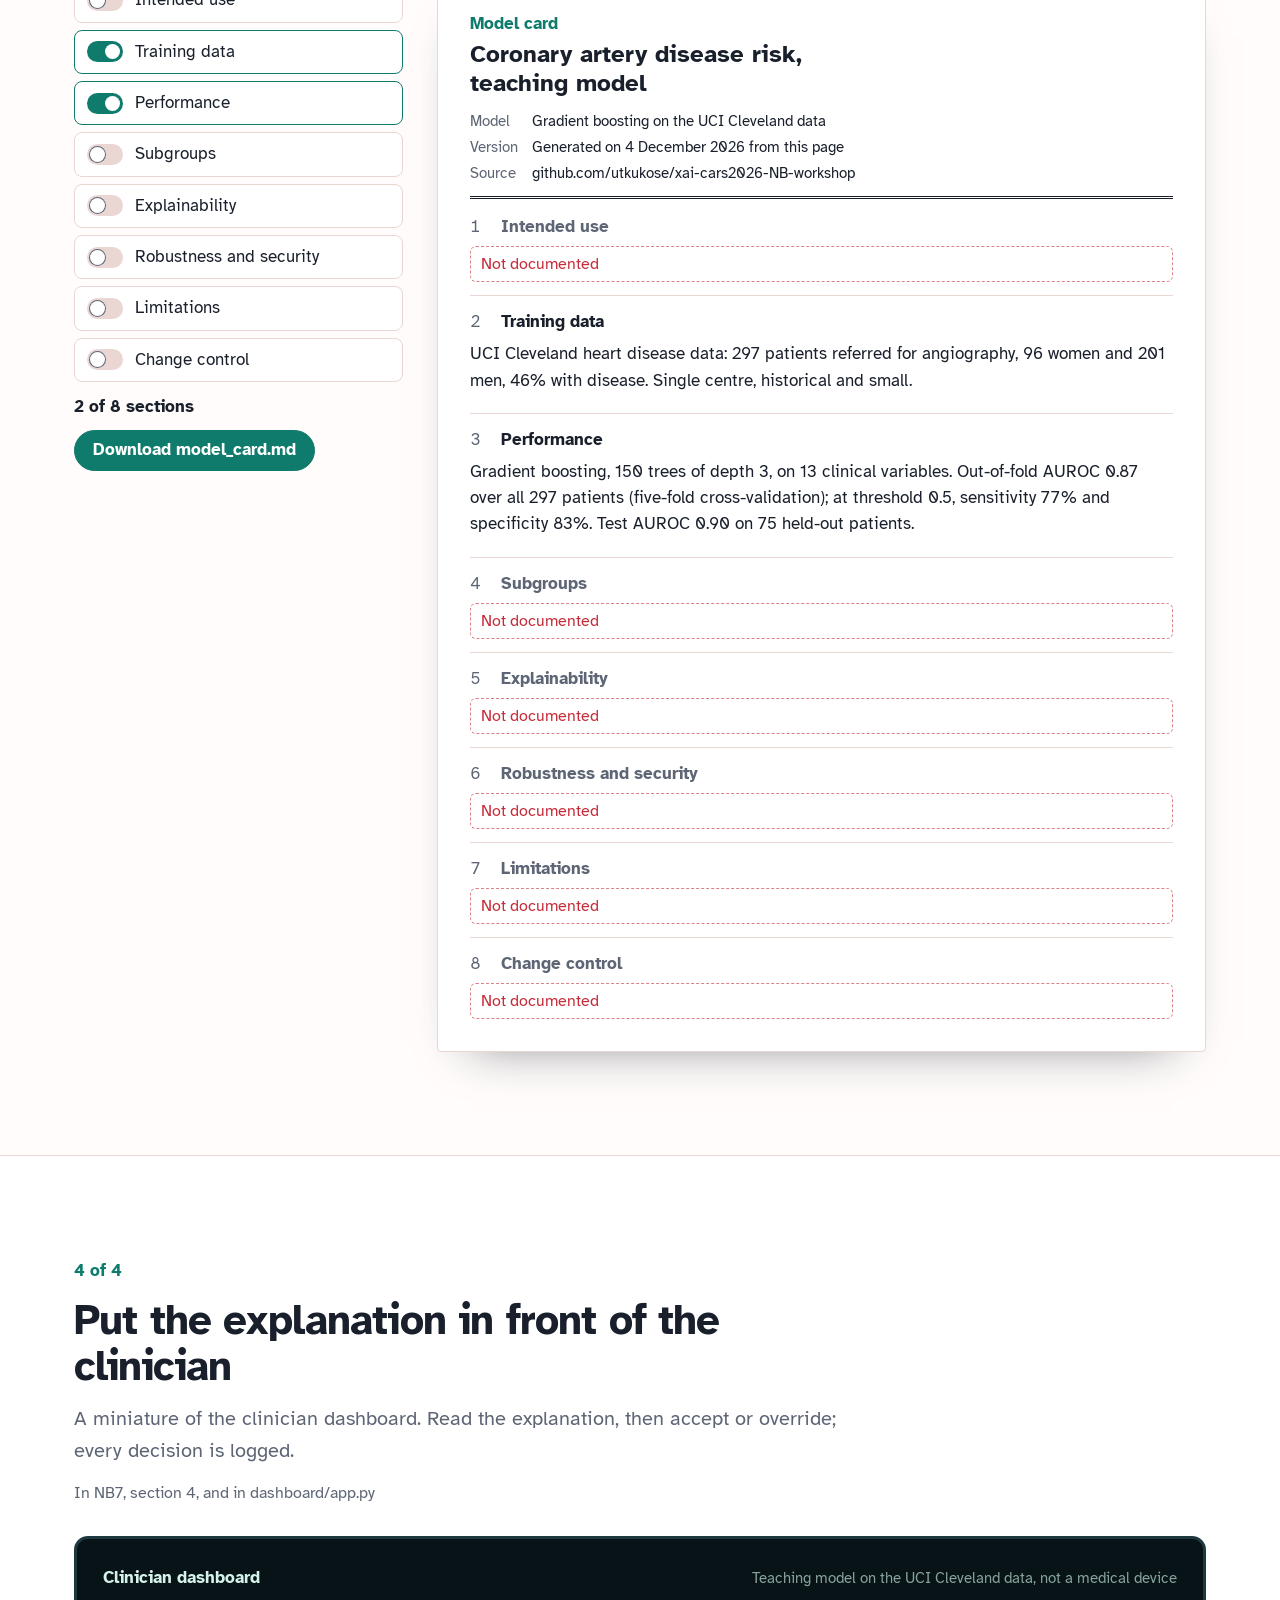
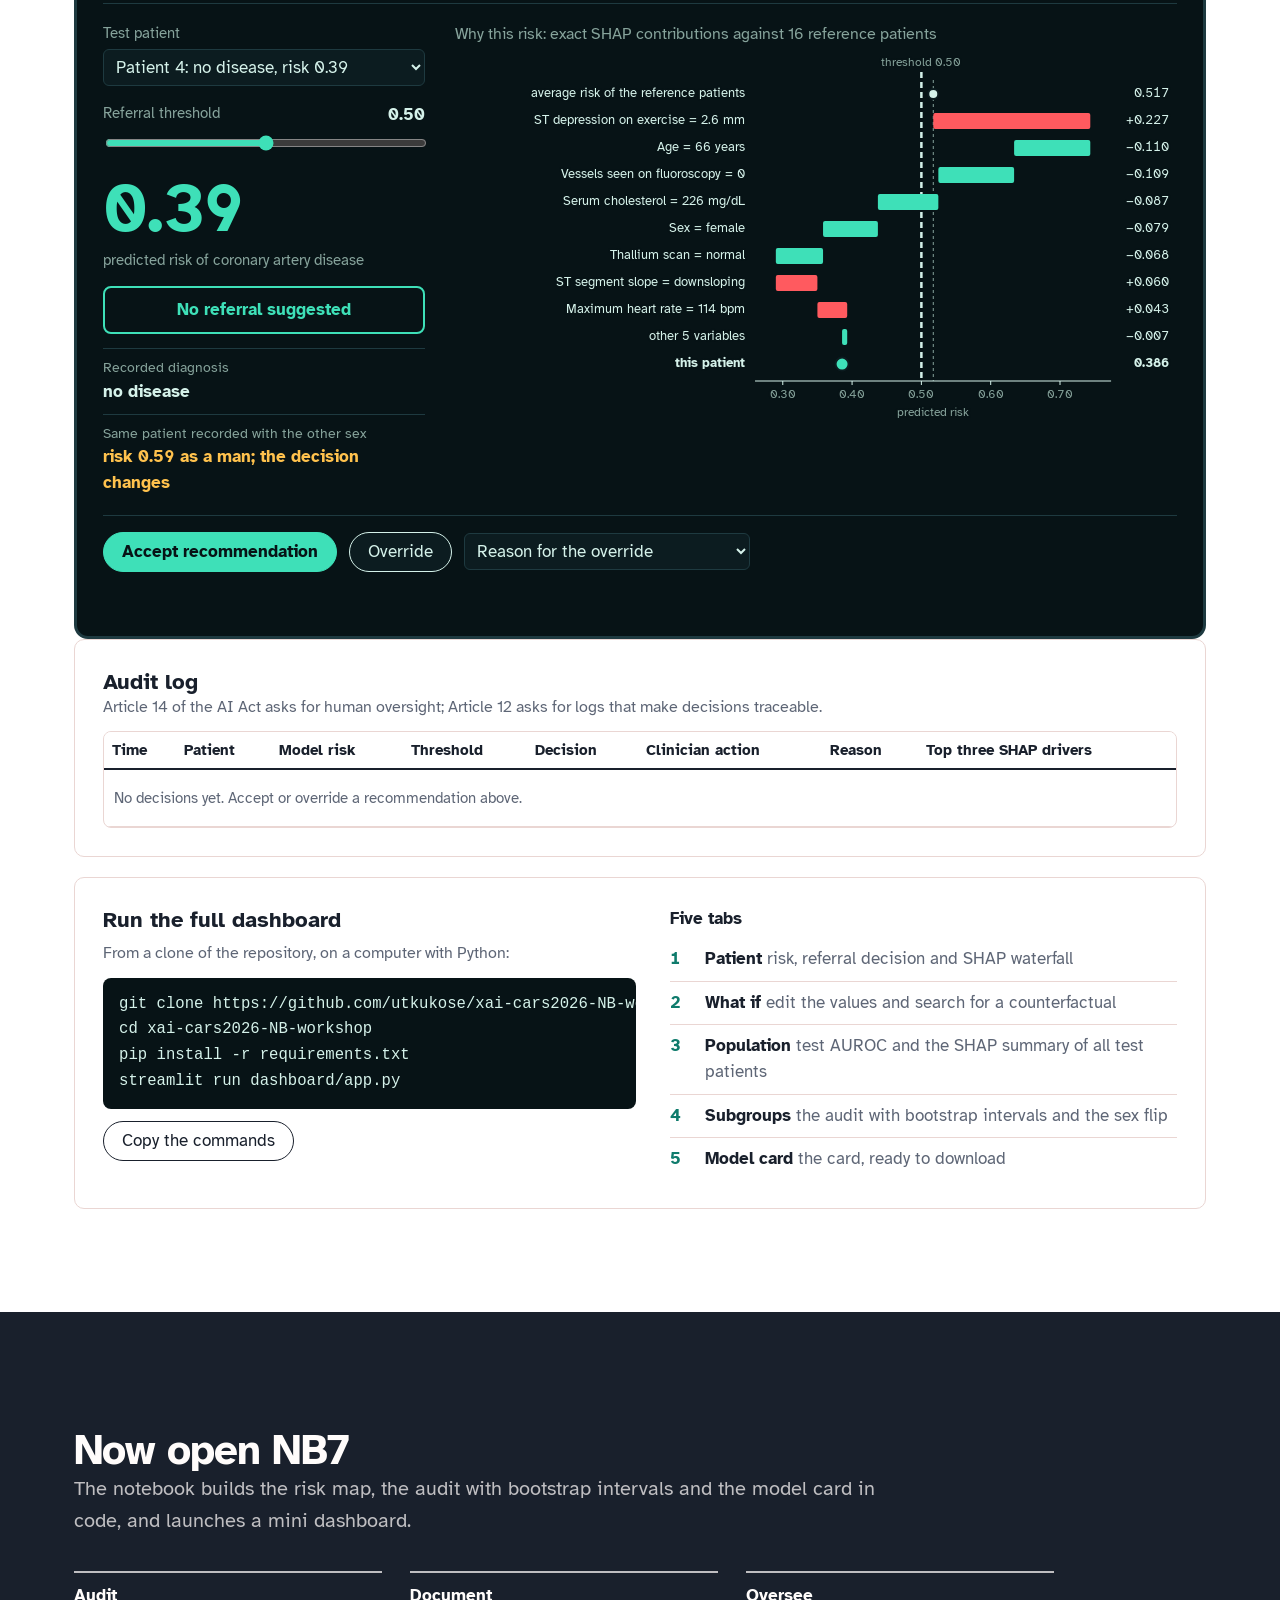
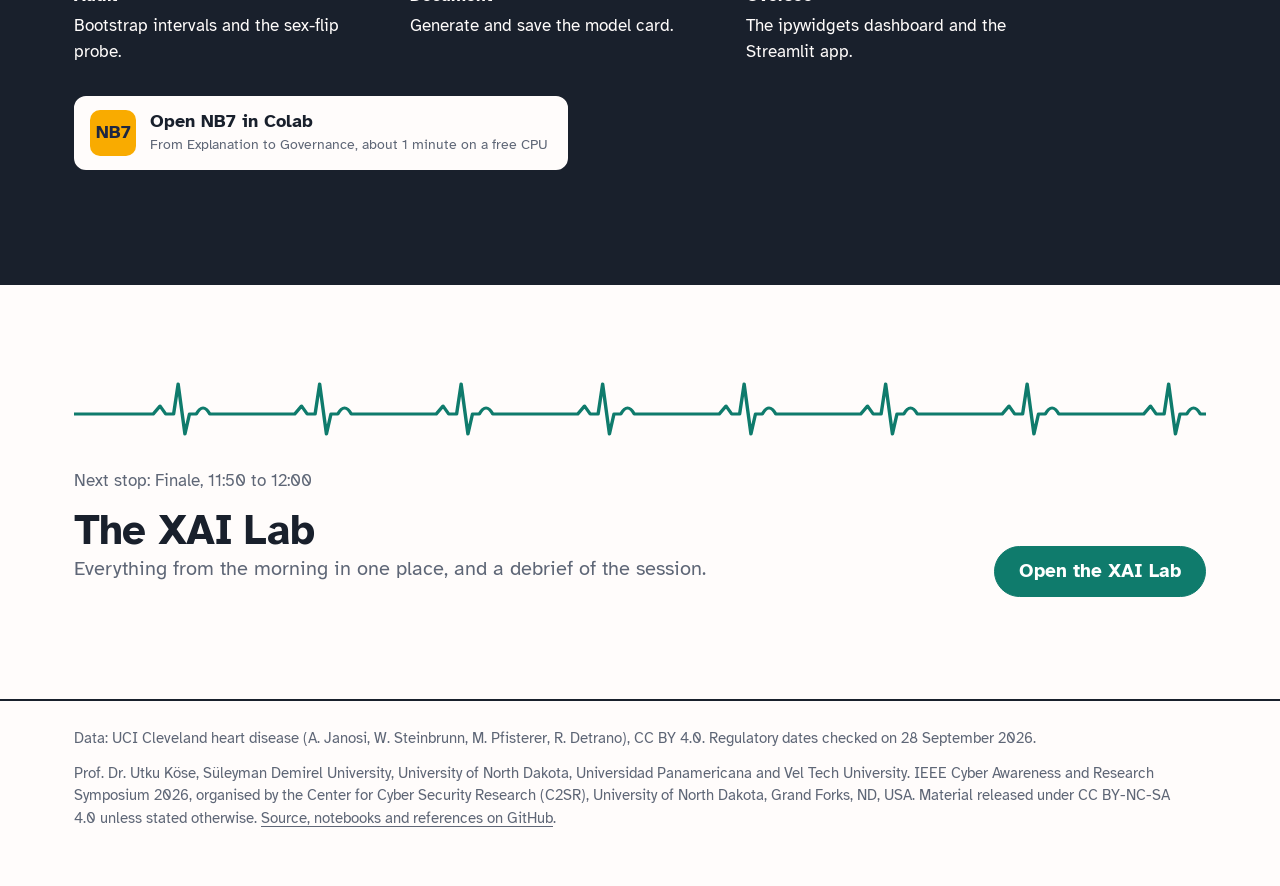
<file: docs/part4.html>
<!doctype html>
<html lang="en">
<head>
<meta charset="utf-8">
<meta name="viewport" content="width=device-width, initial-scale=1, viewport-fit=cover">
<title>Part 4, Governance and the dashboard: Explainable AI in Medical Systems, IEEE CARS 2026</title>
<meta name="description" content="Part 4 of the IEEE CARS 2026 workshop on explainable AI in medical systems: the risk tiers of the EU AI Act, a subgroup audit with bootstrap intervals, a model card and a clinician dashboard with human oversight and an audit log.">
<link rel="preconnect" href="https://fonts.googleapis.com">
<link rel="preconnect" href="https://fonts.gstatic.com" crossorigin>
<link href="https://fonts.googleapis.com/css2?family=Atkinson+Hyperlegible:ital,wght@0,400;0,700;1,400&display=swap" rel="stylesheet">
<link rel="icon" href="data:image/svg+xml,%3Csvg xmlns='http://www.w3.org/2000/svg' viewBox='0 0 64 64'%3E%3Crect width='64' height='64' rx='12' fill='%23C62D3A'/%3E%3Cpolyline points='6,36 20,36 26,18 34,48 40,30 44,36 58,36' fill='none' stroke='white' stroke-width='5' stroke-linejoin='round'/%3E%3C/svg%3E">
<link rel="stylesheet" href="assets/site.css">
<style>
  [hidden] { display: none !important; }

  /* ---------- cold open: the discharge papers ---------- */
  .open-grid { display: grid; grid-template-columns: minmax(0, 0.88fr) minmax(0, 1.12fr); grid-template-areas: "head papers" "foot papers"; column-gap: clamp(28px, 4.5vw, 64px); align-items: start; }
  .open-head { grid-area: head; align-self: end; }
  .open-foot { grid-area: foot; }
  .p4-open h1 { font-size: clamp(2.5rem, 5vw, 4.2rem); max-width: 14ch; }
  .hookline { font-size: clamp(1.45rem, 2.7vw, 2.15rem); line-height: 1.2; font-weight: 700; letter-spacing: -0.015em; margin: 22px 0 0; max-width: 22ch; }
  .papers { grid-area: papers; align-self: center; position: relative; background: var(--panel); border: 1px solid var(--line); border-radius: 6px; box-shadow: 0 24px 48px -32px color-mix(in srgb, var(--ink) 60%, transparent); }
  .papers::before { content: ""; position: absolute; left: -1px; top: -1px; bottom: -1px; width: 7px; background: var(--accent); border-radius: 6px 0 0 6px; }
  .papers-head { display: flex; flex-wrap: wrap; justify-content: space-between; align-items: flex-end; gap: 10px 24px; padding: 18px 22px 14px 30px; border-bottom: 2px solid var(--ink); }
  .papers-kicker { margin: 0; font-size: 0.86rem; color: var(--muted); }
  .papers-title { margin: 2px 0 0; font-size: 1.3rem; font-weight: 700; line-height: 1.2; }
  .papers-fields { display: flex; flex-wrap: wrap; gap: 6px 22px; margin: 0; font-size: 0.86rem; }
  .papers-fields dt { color: var(--muted); }
  .papers-fields dd { margin: 0; font-weight: 700; padding-bottom: 1px; border-bottom: 1px dotted var(--muted); }
  .papers-rows { list-style: none; margin: 0; padding: 0; }
  .prow { display: grid; grid-template-columns: 28px 5.6rem minmax(0, 1fr) minmax(0, 1.08fr); column-gap: 14px; row-gap: 2px; align-items: center; padding: 11px 22px 11px 30px; border-bottom: 1px solid var(--line); transition: background-color 0.25s; }
  .prow:last-child { border-bottom: 0; }
  .prow .art { color: var(--muted); font-size: 0.92rem; font-variant-numeric: tabular-nums; white-space: nowrap; }
  .prow .obl { font-weight: 700; line-height: 1.25; }
  .prow .ev { font-size: 0.94rem; line-height: 1.3; min-height: 1.3em; }
  .prow .miss { color: var(--red); font-weight: 700; margin-right: 8px; }
  .prow .ev a.chip { font-size: 0.8rem; padding: 1px 9px; }
  .prow.checking { background: color-mix(in srgb, var(--accent) 11%, transparent); }
  .prow.fresh { animation: filedflash 1.6s ease-out; }
  @keyframes filedflash { from { background-color: color-mix(in srgb, var(--accent) 24%, transparent); } to { background-color: transparent; } }
  .pbox { width: 28px; height: 28px; display: block; }
  .pbox rect, .filed svg rect { fill: var(--panel); stroke: var(--muted); stroke-width: 1.6; }
  .prow.ok .pbox rect, .filed svg rect { stroke: var(--teal); }
  .prow.missing .pbox rect { stroke: var(--red); stroke-dasharray: 3 3; }
  .pbox .tick, .filed svg path { fill: none; stroke: var(--teal); stroke-width: 3.2; stroke-linecap: round; stroke-linejoin: round; }
  .pbox .tick { stroke-dasharray: 24; stroke-dashoffset: 24; transition: stroke-dashoffset 0.45s ease-out; }
  .prow.ok .pbox .tick { stroke-dashoffset: 0; }
  .papers-foot { display: flex; flex-wrap: wrap; align-items: center; justify-content: space-between; gap: 12px 18px; padding: 14px 22px 18px 30px; border-top: 2px solid var(--ink); min-height: 78px; }
  .papers-count { color: var(--muted); font-size: 0.95rem; }
  .papers-count strong { color: var(--ink); }
  .meter { display: flex; gap: 5px; margin-top: 7px; }
  .meter i { width: 26px; height: 8px; border-radius: 2px; background: var(--line); transition: background-color 0.3s; }
  .meter i.on { background: var(--teal); }
  .stamp { display: inline-block; color: var(--red); border: 3px solid currentColor; border-radius: 8px; padding: 6px 14px; font-weight: 700; font-size: 1.12rem; line-height: 1.15; letter-spacing: 0.02em; transform: rotate(-5deg); background: var(--panel); box-shadow: inset 0 0 0 2px var(--panel), inset 0 0 0 4px currentColor; white-space: nowrap; }
  .stamp.ok { color: var(--teal); }
  .stamp.slam { animation: slam 0.42s cubic-bezier(0.2, 1.3, 0.4, 1) both; }
  @keyframes slam { from { opacity: 0; transform: rotate(-5deg) scale(1.9); } to { opacity: 1; transform: rotate(-5deg) scale(1); } }

  /* ---------- shared bits of the stations ---------- */
  .filed { display: flex; gap: 10px; align-items: flex-start; margin: 16px 0 0; font-weight: 700; }
  .filed svg { width: 24px; height: 24px; flex: none; }
  .filed a { font-weight: 400; color: var(--muted); }
  .key { display: inline-block; width: 11px; height: 11px; border-radius: 2px; margin-right: 7px; vertical-align: -1px; }
  .key.violet { background: var(--violet); }
  .key.ink { background: var(--ink); }
  .stat.ink { border-color: var(--ink); }
  .ci { color: var(--muted); }
  .sub h3 { margin-top: 0; }

  /* ---------- station 1: the risk pyramid ---------- */
  .sort { display: grid; grid-template-columns: minmax(0, 0.92fr) minmax(0, 1.08fr); gap: 22px 32px; align-items: start; }
  .sort-left { position: sticky; top: 84px; }
  .pyr svg { display: block; width: 100%; height: auto; overflow: visible; }
  .tier { cursor: pointer; }
  .tier:focus { outline: none; }
  .tier .hit { fill: transparent; }
  .tier .shape { fill: color-mix(in srgb, var(--c) 15%, var(--panel)); stroke: var(--c); stroke-width: 1.5; transition: fill 0.2s; }
  .tier:hover .shape, .sort.picking .tier .shape { fill: color-mix(in srgb, var(--c) 28%, var(--panel)); }
  .tier:focus-visible .shape { stroke: var(--focus); stroke-width: 3; }
  .tier:focus-visible .tname { text-decoration: underline; }
  .tier .swatch { fill: var(--c); }
  .tier .tname { font-weight: 700; font-size: 14px; }
  .tier .tcount { fill: var(--muted); font-size: 12px; }
  .tok { pointer-events: none; transition: transform 0.55s cubic-bezier(0.2, 0.8, 0.2, 1); }
  .tok circle { fill: var(--ink); stroke: var(--panel); stroke-width: 2; }
  .tok text { fill: var(--paper); font-size: 12px; font-weight: 700; }
  .tok.sel circle { fill: var(--accent); }
  .tok.ok circle { stroke: var(--teal); stroke-width: 3; }
  .tok.bad circle { fill: var(--panel); stroke: var(--red); stroke-width: 2.5; }
  .tok.bad text { fill: var(--red); }
  .tok.pop circle { animation: pop 0.32s ease-out; transform-box: fill-box; transform-origin: center; }
  @keyframes pop { from { transform: scale(0.2); } to { transform: scale(1); } }
  .sort-hint { min-height: 1.5em; margin: 10px 0 0; color: var(--muted); }
  .sort-ctrl { margin-top: 14px; }
  .score { display: flex; flex-wrap: wrap; align-items: baseline; gap: 4px 12px; margin-top: 16px; }
  .score .v { font-size: 2.6rem; font-weight: 700; line-height: 1; }
  .score .l { color: var(--muted); }
  .systems { list-style: none; margin: 0; padding: 0; display: grid; gap: 10px; }
  .sys-card { display: grid; grid-template-columns: minmax(0, 1fr) auto; gap: 6px 12px; align-items: center; background: var(--panel); border: 1.5px solid var(--line); border-radius: 10px; padding: 7px 10px 7px 6px; transition: border-color 0.2s, box-shadow 0.2s; }
  .sys { font: inherit; color: var(--ink); background: none; border: 0; padding: 4px; border-radius: 6px; display: flex; gap: 10px; align-items: flex-start; text-align: left; cursor: pointer; line-height: 1.35; }
  .sys[disabled] { cursor: default; }
  .sys .n { flex: none; display: inline-grid; place-items: center; width: 26px; height: 26px; border-radius: 50%; background: var(--ink); color: var(--paper); font-weight: 700; font-size: 0.85rem; }
  .sys-card.sel { border-color: var(--accent); box-shadow: 0 0 0 1.5px var(--accent); }
  .sys-card.sel .n { background: var(--accent); }
  .sys-card select { width: 13.8rem; }
  .sys-card .verdict { grid-column: 1 / -1; margin: 0 4px 3px 40px; font-size: 0.94rem; line-height: 1.4; }
  .sys-card.ok { border-color: var(--teal); }
  .sys-card.bad { border-color: var(--red); }
  .sys-card.ok .verdict strong { color: var(--teal); }
  .sys-card.bad .verdict strong { color: var(--red); }
  .law-note { margin: 18px 0 0; }

  /* ---------- station 2: the subgroup audit ---------- */
  .audit-top { display: grid; grid-template-columns: minmax(0, 0.78fr) minmax(0, 1.55fr); gap: 22px 32px; align-items: start; margin-top: 10px; }
  .sens-pair { display: grid; grid-template-columns: minmax(0, 1fr) minmax(0, 1fr); gap: 12px; margin: 4px 0 14px; }
  .sens-pair .v { font-size: 2.6rem; }
  .boot-row { margin-top: 14px; }
  .boot-count { color: var(--muted); font-size: 0.92rem; }
  .boot-verdict { margin: 14px 0 0; font-weight: 700; line-height: 1.4; }
  .audit-table { margin-top: 26px; }
  .audit-table th, .audit-table td { padding: 8px 10px; }
  .audit-table thead th { border-bottom: 2px solid var(--ink); }
  .audit-table caption { caption-side: top; text-align: left; color: var(--muted); font-size: 0.9rem; padding: 0 0 8px; }
  .ci { white-space: nowrap; }
  .subgrid { display: grid; grid-template-columns: minmax(0, 1.3fr) minmax(0, 1fr); gap: 22px; margin-top: 22px; }
  .flip-stats { display: flex; flex-wrap: wrap; gap: 4px 20px; align-items: baseline; margin-bottom: 4px; }
  .flip-stats .big { font-size: 2.2rem; font-weight: 700; line-height: 1.1; }

  /* ---------- station 3: the model card ---------- */
  .cardlab { display: grid; grid-template-columns: minmax(0, 0.6fr) minmax(0, 1.4fr); gap: 24px 34px; align-items: start; }
  .card-side { position: sticky; top: 84px; }
  .toggles { list-style: none; margin: 0 0 12px; padding: 0; display: grid; gap: 7px; }
  .toggles button { font: inherit; color: var(--ink); width: 100%; display: flex; align-items: center; gap: 12px; text-align: left; background: var(--panel); border: 1px solid var(--line); border-radius: 8px; padding: 8px 12px; cursor: pointer; }
  .toggles button:hover { border-color: var(--ink); }
  .toggles button[aria-checked="true"] { border-color: var(--accent); }
  .toggles .sw { flex: none; position: relative; width: 36px; height: 21px; border-radius: 999px; background: var(--line); transition: background-color 0.2s; }
  .toggles .sw::after { content: ""; position: absolute; top: 3px; left: 3px; width: 15px; height: 15px; border-radius: 50%; background: var(--panel); box-shadow: 0 0 0 1px var(--muted); transition: transform 0.2s; }
  .toggles button[aria-checked="true"] .sw { background: var(--accent); }
  .toggles button[aria-checked="true"] .sw::after { transform: translateX(15px); box-shadow: none; }
  .card-count { font-weight: 700; margin: 6px 0 10px; }
  .card-msg { min-height: 1.4em; margin: 10px 0 0; color: var(--muted); font-size: 0.92rem; }
  .doc { position: relative; background: var(--panel); border: 1px solid var(--line); border-radius: 4px; padding: clamp(18px, 2.6vw, 32px); box-shadow: 0 24px 48px -34px color-mix(in srgb, var(--ink) 60%, transparent); }
  .doc-head { border-bottom: 3px double var(--ink); padding-bottom: 12px; margin-bottom: 2px; }
  .doc-kind { margin: 0; color: var(--accent); font-weight: 700; }
  .doc-title { margin: 2px 0 10px; font-size: 1.4rem; max-width: 24ch; }
  .doc-meta { display: grid; grid-template-columns: auto minmax(0, 1fr); gap: 2px 14px; margin: 0; font-size: 0.9rem; }
  .doc-meta dt { color: var(--muted); }
  .doc-meta dd { margin: 0; }
  .doc-sec { padding: 13px 0; border-bottom: 1px solid var(--line); }
  .doc-sec:last-of-type { border-bottom: 0; padding-bottom: 0; }
  .doc-sec h4 { margin: 0 0 5px; font-size: 1.02rem; display: flex; gap: 10px; align-items: baseline; }
  .doc-sec h4 .n { color: var(--muted); font-weight: 400; font-variant-numeric: tabular-nums; min-width: 1.2em; }
  .doc-sec p { margin: 0 0 6px; max-width: 72ch; }
  .doc-sec table { font-size: 0.9rem; margin: 4px 0 10px; }
  .doc-sec.off h4 { color: var(--muted); }
  .doc-sec .gap { margin: 0; color: var(--red); font-size: 0.92rem; border: 1.5px dashed color-mix(in srgb, var(--red) 60%, transparent); border-radius: 6px; padding: 5px 10px; }
  .doc-sec.in { animation: rise 0.45s ease-out both; }
  .doc .stamp { position: absolute; top: 20px; right: 20px; font-size: 1.3rem; }

  /* ---------- station 4: the dashboard on a bedside monitor ---------- */
  .dash.monitor { --paper: var(--monitor-bg); --panel: var(--monitor-panel); --ink: var(--monitor-ink); --muted: var(--monitor-muted); --line: var(--monitor-edge); --red: var(--monitor-red); --teal: var(--monitor-green); --amber: var(--monitor-amber); --violet: var(--monitor-violet); --accent: var(--monitor-green); --on-accent: var(--monitor-bg); --focus: #8AB4FF; color-scheme: dark; background: var(--monitor-bg); color: var(--ink); border: 3px solid var(--monitor-edge); border-radius: 14px; padding: clamp(14px, 2.2vw, 26px); }
  .dash-head { display: flex; flex-wrap: wrap; justify-content: space-between; align-items: baseline; gap: 4px 18px; padding-bottom: 12px; margin-bottom: 18px; border-bottom: 1px solid var(--line); }
  .dash-head span { color: var(--muted); font-size: 0.9rem; }
  .dash-grid { display: grid; grid-template-columns: minmax(0, 0.74fr) minmax(0, 1.66fr); gap: 20px 30px; align-items: start; }
  .dash .field { margin-bottom: 16px; }
  .dash .field > label { display: block; font-size: 0.88rem; color: var(--muted); margin-bottom: 4px; }
  .dash .control label { color: var(--muted); font-weight: 400; font-size: 0.88rem; }
  .dash select { width: 100%; }
  .dash .risk { display: block; font-size: 4rem; font-weight: 700; line-height: 1; margin-top: 6px; }
  .dash .risk.hi { color: var(--red); }
  .dash .risk.lo { color: var(--teal); }
  .dash .risk-l { display: block; color: var(--muted); font-size: 0.88rem; margin-top: 6px; }
  .decision { margin: 14px 0 14px; padding: 9px 12px; border-radius: 8px; font-weight: 700; text-align: center; border: 2px solid var(--teal); color: var(--teal); }
  .decision.refer { background: var(--red); border-color: var(--red); color: var(--on-accent); }
  .facts { margin: 0; display: grid; gap: 9px; }
  .facts div { border-top: 1px solid var(--line); padding-top: 7px; }
  .facts dt { color: var(--muted); font-size: 0.84rem; }
  .facts dd { margin: 0; font-weight: 700; font-variant-numeric: tabular-nums; }
  .facts dd.warn { color: var(--amber); }
  .dash-sub { color: var(--muted); margin: 0 0 6px; font-size: 0.92rem; }
  #dash-wf svg text { paint-order: stroke; stroke: var(--paper); stroke-width: 4px; stroke-linejoin: round; }
  .dash-wait { color: var(--muted); margin: 40px 0; text-align: center; }
  .dash-act { display: flex; flex-wrap: wrap; gap: 10px 12px; align-items: center; margin-top: 18px; padding-top: 16px; border-top: 1px solid var(--line); }
  .dash-act select { width: auto; min-width: 16rem; }
  .dash-msg { min-height: 1.5em; margin: 12px 0 0; color: var(--muted); }
  .dash-msg.warn { color: var(--amber); font-weight: 700; }
  .log-head { display: flex; flex-wrap: wrap; justify-content: space-between; align-items: baseline; gap: 6px 16px; }
  .log-head h3 { margin: 0; font-size: 1.3rem; }
  .log-scroll { overflow: auto; max-height: 330px; margin-top: 12px; border: 1px solid var(--line); border-radius: 8px; }
  .log-scroll table { min-width: 900px; font-size: 0.9rem; }
  .log-scroll th { position: sticky; top: 0; background: var(--panel); z-index: 1; border-bottom: 2px solid var(--ink); white-space: nowrap; }
  .log-scroll td.empty { color: var(--muted); padding: 16px 10px; }
  .log-scroll td:nth-child(-n+6) { white-space: nowrap; }
  .log-scroll tr.new td { animation: logged 1.4s ease-out; }
  @keyframes logged { from { background-color: color-mix(in srgb, var(--accent) 24%, transparent); } to { background-color: transparent; } }
  .tag { display: inline-block; font-size: 0.84rem; font-weight: 700; padding: 0 9px; border-radius: 999px; border: 1.5px solid currentColor; white-space: nowrap; }
  .tag.over { color: var(--amber); }
  .tag.acc { color: var(--teal); }
  .run { display: grid; grid-template-columns: minmax(0, 1.05fr) minmax(0, 1fr); gap: 18px 34px; align-items: start; }
  .run h3 { margin-top: 0; font-size: 1.3rem; }
  pre.code { margin: 10px 0 12px; padding: 14px 16px; border-radius: 8px; background: var(--monitor-bg); color: var(--monitor-ink); overflow-x: auto; font: 0.92rem/1.65 ui-monospace, SFMono-Regular, Menlo, Consolas, monospace; }
  .tabs5 { list-style: none; margin: 0; padding: 0; counter-reset: tab; }
  .tabs5 li { counter-increment: tab; display: grid; grid-template-columns: 2.1rem minmax(0, 1fr); align-items: baseline; padding: 8px 0; border-bottom: 1px solid var(--line); }
  .tabs5 li:last-child { border-bottom: 0; }
  .tabs5 li::before { content: counter(tab); color: var(--accent); font-weight: 700; font-variant-numeric: tabular-nums; }
  .tabs5 p { margin: 0; }
  .tabs5 span { color: var(--muted); }
  :root[data-theme="dark"] .papers, :root[data-theme="dark"] .doc { box-shadow: none; }

  /* ---------- narrow screens ---------- */
  @media (max-width: 980px) {
    .open-grid { grid-template-columns: minmax(0, 1fr); grid-template-areas: "head" "papers" "foot"; }
    .papers { margin: 30px 0 4px; }
    .sort, .audit-top, .subgrid, .cardlab, .dash-grid, .run { grid-template-columns: minmax(0, 1fr); }
    .sort-left { display: contents; }
    .pyr-wrap { order: 1; }
    .systems { order: 2; }
    .sort-ctrl-wrap { order: 3; }
    .card-side { position: static; }
  }
  @media (max-width: 640px) {
    .papers-head, .papers-foot { padding-left: 22px; padding-right: 14px; }
    .prow { grid-template-columns: 28px minmax(0, 1fr); padding: 10px 14px 10px 22px; }
    .prow .pbox { grid-row: 1 / span 3; align-self: start; }
    .prow .art, .prow .obl, .prow .ev { grid-column: 2; }
    .prow .ev { margin-top: 3px; }
    .sys-card { grid-template-columns: minmax(0, 1fr); }
    .sys-card select { width: 100%; }
    .sys-card .verdict { margin-left: 4px; }
    .doc .stamp { position: static; margin: 0 0 12px; }
    .dash-act select { min-width: 0; width: 100%; }
    .dash .risk { font-size: 3.2rem; }
    .audit-table { font-size: 0.86rem; }
    .audit-table th, .audit-table td { padding: 7px 5px; }
    .doc-sec table { font-size: 0.84rem; }
  }
</style>
</head>
<body data-page="p4" data-part="p4">
<header id="site-top"></header>
<main>
  <section class="coldopen grid-bg p4-open" id="papers-open" aria-labelledby="title">
    <div class="wrap open-grid">
      <div class="open-head">
        <p class="part-tag"><strong>Part 4 · Discharge</strong><span>11:30 to 11:50</span></p>
        <h1 id="title">Governance and the dashboard</h1>
        <p class="hookline">No discharge without papers.</p>
      </div>
      <div class="papers" id="papers" role="group" aria-labelledby="papers-title">
        <div class="papers-head">
          <div>
            <p class="papers-kicker">Discharge checklist</p>
            <p class="papers-title" id="papers-title">EU AI Act, obligations for high-risk systems</p>
          </div>
          <dl class="papers-fields">
            <div><dt>Patient</dt><dd>the model</dd></div>
            <div><dt>Date</dt><dd id="papers-date"></dd></div>
          </dl>
        </div>
        <ol class="papers-rows" id="papers-rows"></ol>
        <div class="papers-foot">
          <div>
            <div class="papers-count" id="papers-count" aria-live="polite">Checking the evidence of the morning</div>
            <div class="meter" id="papers-meter" aria-hidden="true"></div>
          </div>
          <p class="stamp" id="papers-stamp" hidden></p>
        </div>
      </div>
      <div class="open-foot">
        <p class="question">Which evidence must a model carry before it reaches patients?</p>
        <div class="row begin"><button class="btn primary big" type="button" data-begin>Begin</button></div>
      </div>
    </div>
  </section>

  <section class="station" data-station id="s-tiers">
    <div class="wrap">
      <div class="station-head">
        <p class="station-index">1 of 4</p>
        <h2>Where does each system sit under the EU AI Act?</h2>
        <p class="lead">Click a system, then a tier of the pyramid. Each card also has a menu.</p>
        <p class="nbref">In NB7, section 1</p>
      </div>
      <div class="app">
        <div class="sort" id="sort">
          <div class="sort-left">
            <div class="pyr-wrap">
              <div class="pyr" id="pyr"></div>
              <p class="sort-hint" id="sort-hint" aria-live="polite">Choose a system, then its tier.</p>
            </div>
            <div class="sort-ctrl-wrap">
              <div class="row sort-ctrl">
                <button class="btn primary" type="button" id="sort-check">Check the answers</button>
                <button class="btn" type="button" id="sort-again" hidden>Try again</button>
                <span class="note" id="sort-progress">0 of 8 placed</span>
              </div>
              <div class="score" id="sort-score" aria-live="polite" hidden><span class="v"><span id="sort-score-n">0</span> of <span id="sort-score-of">8</span></span><span class="l">placed in the right tier</span></div>
            </div>
          </div>
          <ol class="systems" id="systems"></ol>
        </div>
        <p class="note law-note">Dates follow the AI Act as amended by the Digital Omnibus on AI, Regulation (EU) 2026/1744.</p>
      </div>
      <p class="takeaway" id="take-tiers" hidden>Most clinical decision support lands in the high-risk tier, which is where transparency, oversight and robustness become legal duties.</p>
    </div>
  </section>

  <section class="station alt" data-station id="s-audit">
    <div class="wrap">
      <div class="station-head">
        <p class="station-index">2 of 4</p>
        <h2>Does the model work equally well for women and men?</h2>
        <p class="lead">Out-of-fold predictions for all <span data-n="all"></span> Cleveland patients, decided at threshold 0.5.</p>
        <p class="nbref">In NB7, section 2</p>
      </div>
      <div class="app">
        <p class="poll-label">Compared with men, the sensitivity for women is...</p>
        <div class="poll" id="poll-women">
          <button type="button" data-value="higher">higher</button>
          <button type="button" data-value="same">about the same</button>
          <button type="button" data-value="lower">lower</button>
        </div>
        <div id="audit" hidden>
          <div class="audit-top">
            <div>
              <div class="sens-pair" id="sens-pair"></div>
              <p id="poll-verdict" aria-live="polite"></p>
              <div class="row boot-row">
                <button class="btn primary" type="button" id="resample">Resample 1,000 times</button>
                <span class="boot-count" id="boot-count" aria-live="polite"></span>
              </div>
              <p class="boot-verdict" id="boot-verdict" aria-live="polite"></p>
            </div>
            <div class="chart paper" id="boot-chart"></div>
          </div>
          <div id="audit-more" hidden>
            <table class="audit-table" id="audit-table"></table>
            <div class="subgrid">
              <div class="sub">
                <h3>Flip only the recorded sex</h3>
                <div class="flip-stats" id="flip-stats"></div>
                <div class="chart paper" id="flip-chart"></div>
              </div>
              <div class="sub">
                <h3>Remove the sex variable</h3>
                <div class="chart paper" id="nosex-chart"></div>
                <p class="note" id="nosex-note"></p>
              </div>
            </div>
            <p class="filed" id="filed-audit" hidden></p>
          </div>
        </div>
      </div>
      <p class="takeaway" id="take-audit" hidden>With <span data-n="women"></span> women the interval is wide; the data cannot settle the question, and that uncertainty belongs in the model card.</p>
    </div>
  </section>

  <section class="station" data-station id="s-card">
    <div class="wrap">
      <div class="station-head">
        <p class="station-index">3 of 4</p>
        <h2>Write the model card</h2>
        <p class="lead">The draft holds what is usually reported. Switch on what a regulator also expects, then download the card.</p>
        <p class="nbref">In NB7, section 3</p>
      </div>
      <div class="cardlab">
        <div class="card-side">
          <ul class="toggles" id="card-toggles" aria-label="Sections of the model card"></ul>
          <p class="card-count" id="card-count" aria-live="polite"></p>
          <button class="btn primary" type="button" id="card-download">Download model_card.md</button>
          <p class="card-msg" id="card-msg" aria-live="polite"></p>
        </div>
        <article class="doc" id="card-doc" aria-label="Model card preview"></article>
      </div>
      <p class="filed" id="filed-card" hidden></p>
      <p class="takeaway" id="take-card" hidden>A model card states limits as clearly as performance.</p>
    </div>
  </section>

  <section class="station alt" data-station id="s-dashboard">
    <div class="wrap">
      <div class="station-head">
        <p class="station-index">4 of 4</p>
        <h2>Put the explanation in front of the clinician</h2>
        <p class="lead">A miniature of the clinician dashboard. Read the explanation, then accept or override; every decision is logged.</p>
        <p class="nbref">In NB7, section 4, and in dashboard/app.py</p>
      </div>
      <div class="monitor dash" id="dash" role="group" aria-label="Clinician dashboard">
        <div class="dash-head"><strong>Clinician dashboard</strong><span>Teaching model on the UCI Cleveland data, not a medical device</span></div>
        <div class="dash-grid">
          <div class="dash-side">
            <div class="field"><label for="dash-patient">Test patient</label><select id="dash-patient"><option value="0">Loading the model</option></select></div>
            <div class="field">
              <div class="control"><label for="dash-thr">Referral threshold</label><output id="dash-thr-out" for="dash-thr">0.50</output></div>
              <input type="range" id="dash-thr" min="0.1" max="0.9" step="0.05" value="0.5">
            </div>
            <div aria-live="polite">
              <span class="risk" id="dash-risk"></span>
              <span class="risk-l">predicted risk of coronary artery disease</span>
              <p class="decision" id="dash-decision"></p>
              <dl class="facts">
                <div><dt>Recorded diagnosis</dt><dd id="dash-truth"></dd></div>
                <div><dt id="dash-flip-l">Same patient recorded with the other sex</dt><dd id="dash-flip"></dd></div>
              </dl>
            </div>
          </div>
          <div class="dash-main">
            <p class="dash-sub">Why this risk: exact SHAP contributions against <span data-n="bg"></span> reference patients</p>
            <div class="chart" id="dash-wf"></div>
          </div>
        </div>
        <div class="dash-act">
          <button class="btn primary" type="button" id="dash-accept">Accept recommendation</button>
          <button class="btn" type="button" id="dash-override">Override</button>
          <label class="sr-only" for="dash-reason">Reason for the override</label>
          <select id="dash-reason">
            <option value="">Reason for the override</option>
            <option value="clinical findings not in the model">clinical findings not in the model</option>
            <option value="patient preference">patient preference</option>
            <option value="suspected data error">suspected data error</option>
          </select>
        </div>
        <p class="dash-msg" id="dash-msg" aria-live="polite"></p>
      </div>
      <div class="app">
        <div class="log-head"><h3>Audit log</h3><span class="note" id="log-count" aria-live="polite"></span></div>
        <p class="note">Article 14 of the AI Act asks for human oversight; Article 12 asks for logs that make decisions traceable.</p>
        <div class="log-scroll" tabindex="0" aria-label="Audit log of the decisions">
          <table id="log-table">
            <thead><tr><th scope="col">Time</th><th scope="col">Patient</th><th scope="col">Model risk</th><th scope="col">Threshold</th><th scope="col">Decision</th><th scope="col">Clinician action</th><th scope="col">Reason</th><th scope="col">Top three SHAP drivers</th></tr></thead>
            <tbody id="log-body"><tr><td class="empty" colspan="8">No decisions yet. Accept or override a recommendation above.</td></tr></tbody>
          </table>
        </div>
        <p class="filed" id="filed-dash" hidden></p>
      </div>
      <div class="app run">
        <div>
          <h3>Run the full dashboard</h3>
          <p class="note">From a clone of the repository, on a computer with Python:</p>
          <pre class="code" id="run-cmd"><code>git clone https://github.com/utkukose/xai-cars2026-NB-workshop.git
cd xai-cars2026-NB-workshop
pip install -r requirements.txt
streamlit run dashboard/app.py</code></pre>
          <div class="row"><button class="btn" type="button" id="copy-cmd">Copy the commands</button><span class="note" id="copy-msg" aria-live="polite"></span></div>
        </div>
        <div>
          <p class="poll-label">Five tabs</p>
          <ol class="tabs5">
            <li><p><strong>Patient</strong> <span>risk, referral decision and SHAP waterfall</span></p></li>
            <li><p><strong>What if</strong> <span>edit the values and search for a counterfactual</span></p></li>
            <li><p><strong>Population</strong> <span>test AUROC and the SHAP summary of all test patients</span></p></li>
            <li><p><strong>Subgroups</strong> <span>the audit with bootstrap intervals and the sex flip</span></p></li>
            <li><p><strong>Model card</strong> <span>the card, ready to download</span></p></li>
          </ol>
        </div>
      </div>
      <p class="takeaway" id="take-dash" hidden>Oversight needs an explanation at the moment of decision and a record afterwards.</p>
    </div>
  </section>

  <section class="bridge" id="code">
    <div class="wrap">
      <h2>Now open NB7</h2>
      <p class="lead">The notebook builds the risk map, the audit with bootstrap intervals and the model card in code, and launches a mini dashboard.</p>
      <div class="bridge-steps">
        <div><strong>Audit</strong>Bootstrap intervals and the sex-flip probe.</div>
        <div><strong>Document</strong>Generate and save the model card.</div>
        <div><strong>Oversee</strong>The ipywidgets dashboard and the Streamlit app.</div>
      </div>
      <div class="nb-buttons" data-notebooks="NB7"></div>
    </div>
  </section>

  <section data-next="lab"></section>
</main>
<footer data-footer data-credits="Data: UCI Cleveland heart disease (A. Janosi, W. Steinbrunn, M. Pfisterer, R. Detrano), CC BY 4.0. Regulatory dates checked on 28 September 2026."></footer>
<script src="assets/site-data.js"></script>
<script src="assets/lab-core.js"></script>
<script src="assets/site.js"></script>
<script src="assets/part4.js"></script>
</body>
</html>
</file>
<file: docs/assets/site.css>
/* Shared styles for the workshop site: start page, part pages, break screen and XAI Lab.
   Visual language: ECG paper (light) and bedside monitor (dark). */

:root {
  --paper: #FFFCFB;
  --panel: #FFFFFF;
  --ink: #19202C;
  --muted: #5E6676;
  --line: #EAD6D3;
  --grid-minor: rgba(214, 96, 96, 0.08);
  --grid-major: rgba(214, 96, 96, 0.2);
  --red: #C62D3A;
  --teal: #0F7B6C;
  --amber: #A86200;
  --violet: #5B4BB7;
  --focus: #2957D8;
  --colab: #F9AB00;
  --alert: var(--red);
  --safe: var(--teal);
  --on-accent: #FFFFFF;
  --monitor-bg: #071316;
  --monitor-panel: #0C1C20;
  --monitor-edge: #1E3A40;
  --monitor-ink: #D5F2EA;
  --monitor-muted: #86A39B;
  --monitor-green: #3EE0B8;
  --monitor-red: #FF5A5F;
  --monitor-amber: #FFC24D;
  --monitor-violet: #B8A6FF;
  --wrap: 1180px;
  --font: "Atkinson Hyperlegible", "Segoe UI", system-ui, -apple-system, sans-serif;
  color-scheme: light;
}
:root[data-theme="dark"] {
  --paper: #081417;
  --panel: #0C1C20;
  --ink: #D5F0E9;
  --muted: #8EA8A1;
  --line: #1E363B;
  --grid-minor: rgba(62, 224, 184, 0.05);
  --grid-major: rgba(62, 224, 184, 0.13);
  --red: #FF5F66;
  --teal: #3EE0B8;
  --amber: #FFC24D;
  --violet: #B8A6FF;
  --focus: #8AB4FF;
  --on-accent: #071316;
  color-scheme: dark;
}
body { --accent: var(--red); }
body[data-part="p2"] { --accent: var(--violet); }
body[data-part="p3"], body[data-part="break"] { --accent: var(--amber); }
body[data-part="p4"] { --accent: var(--teal); }
body[data-part="lab"] { --accent: var(--ink); }

* { box-sizing: border-box; }
html { background: var(--paper); color: var(--ink); font-family: var(--font); font-size: 17px; line-height: 1.55; -webkit-text-size-adjust: 100%; scroll-behavior: smooth; }
@media (min-width: 1500px) { html { font-size: 18px; } }
@media (prefers-reduced-motion: reduce) { html { scroll-behavior: auto; } }
body { margin: 0; padding: env(safe-area-inset-top, 0px) env(safe-area-inset-right, 0px) env(safe-area-inset-bottom, 0px) env(safe-area-inset-left, 0px); }
.wrap { max-width: var(--wrap); margin: 0 auto; padding: 0 24px; }
a { color: inherit; text-underline-offset: 3px; }
:focus-visible { outline: 3px solid var(--focus); outline-offset: 2px; }
h1, h2, h3 { margin: 0; font-weight: 700; }
h1 { font-size: clamp(2.5rem, 6vw, 4.6rem); line-height: 1.03; letter-spacing: -0.03em; }
h2 { font-size: clamp(1.7rem, 3.3vw, 2.6rem); line-height: 1.1; letter-spacing: -0.02em; }
h3 { font-size: 1.12rem; line-height: 1.25; margin: 22px 0 8px; }
p { margin: 0 0 12px; }
.lead { font-size: 1.2rem; color: var(--muted); max-width: 62ch; }
.muted { color: var(--muted); }
.note { color: var(--muted); font-size: 0.92rem; }
.num { font-variant-numeric: tabular-nums; }
[hidden] { display: none !important; }
.sr-only { position: absolute; width: 1px; height: 1px; overflow: hidden; clip: rect(0 0 0 0); white-space: nowrap; }

/* ---------- top bar with the rhythm-strip navigation ---------- */
.topbar { position: sticky; top: 0; z-index: 40; background: var(--paper); border-bottom: 1px solid var(--line); }
.topbar .wrap { display: grid; grid-template-columns: auto minmax(0, 1fr) auto; align-items: center; gap: 22px; min-height: 66px; }
.brand { font-weight: 700; font-size: 0.95rem; line-height: 1.2; text-decoration: none; }
.brand span { display: block; font-weight: 400; color: var(--muted); font-size: 0.78rem; }
.strip-nav ol { list-style: none; margin: 0; padding: 0; display: grid; grid-template-columns: repeat(7, minmax(0, 1fr)); }
.strip-nav a { display: block; text-decoration: none; color: var(--muted); padding: 2px 0; }
.strip-nav svg { display: block; width: 100%; height: 26px; }
.strip-nav .trace { fill: none; stroke: var(--muted); stroke-width: 1.6; stroke-linejoin: round; opacity: 0.5; vector-effect: non-scaling-stroke; }
.strip-nav .visited .trace { stroke: var(--ink); opacity: 0.85; }
.strip-nav .current .trace { stroke: var(--accent); stroke-width: 3; opacity: 1; }
.strip-nav a:hover .trace, .strip-nav a:focus-visible .trace { stroke: var(--accent); opacity: 1; }
.strip-nav .lbl { display: block; text-align: center; font-size: 0.72rem; line-height: 1.15; white-space: nowrap; overflow: hidden; text-overflow: ellipsis; }
.strip-nav .lbl .short, .strip-nav .lbl .mid { display: none; }
.strip-nav .current a { color: var(--ink); font-weight: 700; }
@media (max-width: 1600px) { .strip-nav .lbl .long { display: none; } .strip-nav .lbl .mid { display: inline; } }
@media (max-width: 1180px) { .strip-nav .lbl .mid { display: none; } .strip-nav .lbl .short { display: inline; } }
.tools { display: flex; gap: 8px; align-items: center; }
.tools button { font: inherit; font-size: 0.85rem; color: var(--ink); background: var(--panel); border: 1px solid var(--line); border-radius: 999px; padding: 6px 12px; cursor: pointer; }
.tools button:hover { border-color: var(--ink); }

/* ---------- buttons, chips, segmented controls ---------- */
.btn { font: inherit; font-size: 1rem; color: var(--ink); background: var(--panel); border: 1.5px solid var(--ink); border-radius: 999px; padding: 9px 18px; cursor: pointer; text-decoration: none; display: inline-flex; gap: 10px; align-items: center; line-height: 1.2; }
.btn:hover { background: var(--ink); color: var(--paper); }
.btn.primary { background: var(--accent); border-color: var(--accent); color: var(--on-accent); font-weight: 700; }
.btn.primary:hover { filter: brightness(1.08); }
.btn.big { font-size: 1.12rem; padding: 13px 24px; }
.btn[disabled] { opacity: 0.45; cursor: default; }
.row { display: flex; flex-wrap: wrap; gap: 10px; align-items: center; }
.row.spread { justify-content: space-between; }
.chip { display: inline-flex; align-items: center; gap: 6px; font-size: 0.85rem; border: 1px solid var(--line); border-radius: 999px; padding: 3px 10px; color: var(--muted); text-decoration: none; background: var(--panel); }
a.chip:hover { border-color: var(--ink); color: var(--ink); }
.seg { display: inline-flex; border: 1.5px solid var(--ink); border-radius: 999px; overflow: hidden; }
.seg button { font: inherit; border: 0; background: var(--panel); color: var(--ink); padding: 8px 16px; cursor: pointer; }
.seg button + button { border-left: 1.5px solid var(--ink); }
.seg button[aria-pressed="true"] { background: var(--ink); color: var(--paper); font-weight: 700; }
select, input[type="range"] { font: inherit; color: var(--ink); }
select { background: var(--panel); border: 1px solid var(--line); border-radius: 6px; padding: 6px 8px; max-width: 100%; }
input[type="range"] { width: 100%; accent-color: var(--accent); }
.control { display: flex; justify-content: space-between; gap: 12px; font-weight: 700; margin-bottom: 4px; }
output { font-variant-numeric: tabular-nums; }

/* Large notebook button used in bridges and part cards. */
.btn-colab { display: inline-grid; grid-template-columns: auto minmax(0, 1fr); column-gap: 14px; align-items: center; text-decoration: none; background: var(--panel); color: var(--ink); border: 2px solid var(--ink); border-radius: 12px; padding: 12px 18px 12px 14px; min-width: 250px; }
.btn-colab:hover { border-color: var(--colab); box-shadow: 0 0 0 3px var(--colab); }
.btn-colab .mark { grid-row: span 2; width: 46px; height: 46px; border-radius: 10px; background: var(--colab); color: #1D2742; display: grid; place-items: center; font-weight: 700; font-size: 1.05rem; }
.btn-colab .t { font-weight: 700; font-size: 1.05rem; line-height: 1.2; }
.btn-colab .s { color: var(--muted); font-size: 0.85rem; line-height: 1.3; }

/* ---------- cold open ---------- */
.coldopen { position: relative; min-height: calc(100vh - 67px); display: grid; align-items: center; padding: 56px 0 72px; overflow: hidden; }
.coldopen.grid-bg, .paper { background-color: var(--paper); background-image: linear-gradient(var(--grid-major) 1px, transparent 1px), linear-gradient(90deg, var(--grid-major) 1px, transparent 1px), linear-gradient(var(--grid-minor) 1px, transparent 1px), linear-gradient(90deg, var(--grid-minor) 1px, transparent 1px); background-size: 25px 25px, 25px 25px, 5px 5px, 5px 5px; }
.coldopen.monitor { background: var(--monitor-bg); color: var(--monitor-ink); --muted: var(--monitor-muted); --line: var(--monitor-edge); --ink: var(--monitor-ink); --panel: var(--monitor-panel); --paper: var(--monitor-bg); --red: var(--monitor-red); --teal: var(--monitor-green); --amber: var(--monitor-amber); --violet: var(--monitor-violet); --on-accent: #071316; color-scheme: dark; }
:is(.coldopen.monitor, .station.monitor, .monitor-panel) { --accent: var(--monitor-red); }
body[data-part="p2"] :is(.coldopen.monitor, .station.monitor, .monitor-panel) { --accent: var(--monitor-violet); }
body[data-part="p3"] :is(.coldopen.monitor, .station.monitor, .monitor-panel), body[data-part="break"] :is(.coldopen.monitor, .station.monitor, .monitor-panel) { --accent: var(--monitor-amber); }
body[data-part="p4"] :is(.coldopen.monitor, .station.monitor, .monitor-panel) { --accent: var(--monitor-green); }
.part-tag { display: flex; flex-wrap: wrap; gap: 6px 16px; align-items: baseline; color: var(--muted); font-size: 1.02rem; margin-bottom: 18px; }
.part-tag strong { color: var(--accent); font-size: 1.08rem; }
.coldopen h1 { max-width: 16ch; }
.coldopen .question { font-size: clamp(1.3rem, 2.4vw, 1.9rem); line-height: 1.3; max-width: 34ch; margin: 22px 0 0; }
.coldopen .begin { margin-top: 34px; }
.hook { font-variant-numeric: tabular-nums; }

/* ---------- stations ---------- */
.station { padding: clamp(64px, 8vw, 112px) 0; border-top: 1px solid var(--line); scroll-margin-top: 66px; }
.station.alt { background: var(--panel); }
.station.monitor, .monitor-panel { background: var(--monitor-bg); color: var(--monitor-ink); --muted: var(--monitor-muted); --line: var(--monitor-edge); --ink: var(--monitor-ink); --panel: var(--monitor-panel); --paper: var(--monitor-bg); --red: var(--monitor-red); --teal: var(--monitor-green); --amber: var(--monitor-amber); --violet: var(--monitor-violet); --on-accent: #071316; color-scheme: dark; }
.station-head { max-width: 780px; margin-bottom: 30px; }
.station-index { color: var(--accent); font-weight: 700; font-variant-numeric: tabular-nums; margin: 0 0 12px; }
.station-head .lead { margin-top: 14px; }
.nbref { color: var(--muted); font-size: 0.95rem; margin: 14px 0 0; }
.app { background: var(--panel); border: 1px solid var(--line); border-radius: 10px; padding: clamp(16px, 2.4vw, 28px); }
.app + .app { margin-top: 20px; }
.grid-2 > .app + .app, .grid-3 > .app + .app { margin-top: 0; }
.grid-2 { display: grid; grid-template-columns: minmax(0, 1.25fr) minmax(0, 1fr); gap: 22px; align-items: start; }
.grid-3 { display: grid; grid-template-columns: repeat(3, minmax(0, 1fr)); gap: 18px; }
.chart svg { display: block; width: 100%; height: auto; }
.chart.paper { border: 1px solid var(--line); border-radius: 6px; margin: 10px 0; }
.takeaway { margin: 28px 0 0; font-size: 1.2rem; line-height: 1.4; font-weight: 700; padding: 4px 0 4px 18px; border-left: 6px solid var(--accent); max-width: 66ch; }
.takeaway[hidden] { display: none; }
.takeaway.shown { animation: rise 0.5s ease-out both; }
@keyframes rise { from { opacity: 0; transform: translateY(8px); } to { opacity: 1; transform: none; } }

/* Statistic tiles. */
.stats { display: grid; grid-template-columns: repeat(auto-fit, minmax(130px, 1fr)); gap: 12px; margin: 12px 0; }
.stat { border-left: 4px solid var(--line); padding: 2px 0 2px 12px; }
.stat .v { display: block; font-size: 1.9rem; font-weight: 700; line-height: 1.1; font-variant-numeric: tabular-nums; }
.stat .l { display: block; font-size: 0.85rem; color: var(--muted); line-height: 1.3; margin-top: 2px; }
.stat.alert { border-color: var(--red); } .stat.alert .v { color: var(--red); }
.stat.amber { border-color: var(--amber); } .stat.amber .v { color: var(--amber); }
.stat.safe { border-color: var(--teal); } .stat.safe .v { color: var(--teal); }
.stat.violet { border-color: var(--violet); } .stat.violet .v { color: var(--violet); }

/* Prediction poll: participants commit to an answer before the reveal. */
.poll { display: flex; flex-wrap: wrap; gap: 10px; margin: 6px 0 14px; }
.poll button { font: inherit; color: var(--ink); background: var(--panel); border: 1.5px solid var(--ink); border-radius: 999px; padding: 9px 18px; cursor: pointer; }
.poll button:hover { border-color: var(--accent); }
.poll button[aria-pressed="true"] { background: var(--accent); border-color: var(--accent); color: var(--on-accent); font-weight: 700; }
.poll-label { font-weight: 700; margin-bottom: 6px; }

/* Tables. */
table { border-collapse: collapse; width: 100%; font-size: 0.95rem; font-variant-numeric: tabular-nums; }
th, td { text-align: left; padding: 6px 8px; border-bottom: 1px solid var(--line); vertical-align: top; }
th { font-weight: 700; }

/* ---------- bridge to the notebooks and the next stop ---------- */
.bridge { background: var(--ink); color: var(--paper); padding: clamp(72px, 9vw, 120px) 0; --muted: color-mix(in srgb, var(--paper) 72%, var(--ink)); }
.bridge h2 { max-width: 22ch; }
.bridge .lead { color: var(--muted); }
.bridge .btn-colab { background: var(--paper); color: var(--ink); border-color: var(--paper); --muted: #5E6676; }
:root[data-theme="dark"] .bridge .btn-colab { --muted: #8EA8A1; }
.nb-buttons { display: flex; flex-wrap: wrap; gap: 16px; margin-top: 30px; }
.bridge-steps { display: grid; grid-template-columns: repeat(auto-fit, minmax(220px, 1fr)); gap: 18px 28px; margin-top: 34px; max-width: 980px; }
.bridge-steps div { border-top: 2px solid var(--muted); padding-top: 10px; }
.bridge-steps strong { display: block; margin-bottom: 4px; }
.nextstop { padding: clamp(56px, 7vw, 96px) 0 clamp(64px, 8vw, 104px); }
.nextstop .wrap { display: grid; grid-template-columns: minmax(0, 1fr) auto; gap: 24px 40px; align-items: end; }
.nextstop .trace { grid-column: 1 / -1; height: 70px; width: 100%; }
.nextstop .trace path { fill: none; stroke: var(--accent); stroke-width: 3; stroke-linejoin: round; stroke-dasharray: var(--len, 2000); stroke-dashoffset: var(--len, 2000); }
.nextstop .trace.drawn path { transition: stroke-dashoffset 2.2s ease-in-out; stroke-dashoffset: 0; }
@media (prefers-reduced-motion: reduce) { .nextstop .trace path { stroke-dashoffset: 0; } }
.nextstop .when { color: var(--muted); }
.nextstop h2 { margin-top: 6px; }

/* ---------- curtain between parts ---------- */
.curtain { position: fixed; inset: 0; z-index: 90; display: grid; place-items: center; background: var(--monitor-bg); color: var(--monitor-ink); opacity: 0; transition: opacity 0.22s ease-out; --c: var(--monitor-green); }
.curtain.on { opacity: 1; }
.curtain[data-part="p1"] { --c: var(--monitor-red); }
.curtain[data-part="p2"] { --c: var(--monitor-violet); }
.curtain[data-part="p3"], .curtain[data-part="break"] { --c: var(--monitor-amber); }
.curtain-inner { width: min(980px, 88vw); }
.curtain .c-label { color: var(--c); font-weight: 700; font-size: 1.1rem; margin: 0; display: flex; gap: 16px; flex-wrap: wrap; }
.curtain .c-label span { color: var(--monitor-muted); font-weight: 400; }
.curtain .c-title { font-size: clamp(2.2rem, 5.6vw, 4.2rem); font-weight: 700; letter-spacing: -0.025em; line-height: 1.05; margin: 10px 0 18px; color: #FFFFFF; }
.curtain svg { display: block; width: 100%; height: 110px; }
.curtain path { fill: none; stroke: var(--c); stroke-width: 3; stroke-linejoin: round; vector-effect: non-scaling-stroke; stroke-dasharray: 1300; stroke-dashoffset: 1300; animation: curtain-draw 0.85s ease-out 0.12s forwards; }
@keyframes curtain-draw { to { stroke-dashoffset: 0; } }

/* ---------- footer, help overlay ---------- */
.site-footer { border-top: 2px solid var(--ink); padding: 26px 0 44px; color: var(--muted); font-size: 0.86rem; }
.site-footer p { max-width: 110ch; }
.help { position: fixed; inset: 0; z-index: 60; display: grid; place-items: center; background: rgba(8, 12, 18, 0.55); }
.help[hidden] { display: none; }
.help .box { background: var(--panel); color: var(--ink); border-radius: 12px; padding: 24px 28px; max-width: 460px; width: calc(100% - 32px); border: 1px solid var(--line); }
.help dl { display: grid; grid-template-columns: auto 1fr; gap: 8px 16px; margin: 14px 0 18px; }
.help dt { font-weight: 700; }
.help dd { margin: 0; color: var(--muted); }
kbd { font: inherit; font-size: 0.85rem; border: 1px solid var(--line); border-bottom-width: 2px; border-radius: 5px; padding: 1px 6px; background: var(--paper); }

/* ---------- chart vocabulary shared by all pages ---------- */
svg text { fill: var(--ink); font-family: var(--font); font-size: 12.5px; }
svg .tick, svg .muted { fill: var(--muted); font-size: 11.5px; font-variant-numeric: tabular-nums; }
svg .axis-label { fill: var(--muted); font-size: 12px; }
svg .val { font-variant-numeric: tabular-nums; }
svg .strong { font-weight: 700; }
svg .axis { stroke: var(--ink); stroke-width: 1; }
svg .gridline { stroke: var(--line); stroke-width: 1; }
svg .guide { stroke: var(--muted); stroke-dasharray: 3 3; }
svg .diag { stroke: var(--muted); stroke-dasharray: 2 4; }
svg .threshold { stroke: var(--ink); stroke-width: 2.5; stroke-dasharray: 6 4; }
svg .f-alert { fill: var(--red); } svg .f-safe { fill: var(--teal); } svg .f-amber { fill: var(--amber); }
svg .f-violet { fill: var(--violet); } svg .f-muted { fill: var(--muted); } svg .f-ink { fill: var(--ink); }
svg .line { fill: none; stroke-width: 2.4; stroke-linejoin: round; stroke-linecap: round; }
svg .dashed { stroke-dasharray: 6 5; }
svg .s-alert { stroke: var(--red); } svg .s-safe { stroke: var(--teal); } svg .s-amber { stroke: var(--amber); }
svg .s-violet { stroke: var(--violet); } svg .s-muted { stroke: var(--muted); } svg .s-ink { stroke: var(--ink); }

/* ---------- responsive ---------- */
@media (max-width: 980px) {
  .topbar .wrap { grid-template-columns: minmax(0, 1fr) auto; }
  .strip-nav { grid-column: 1 / -1; grid-row: 2; padding-bottom: 6px; }
  .grid-2, .grid-3 { grid-template-columns: minmax(0, 1fr); }
  .nextstop .wrap { grid-template-columns: minmax(0, 1fr); }
}
@media (max-width: 640px) {
  .wrap { padding: 0 16px; }
  .brand span { display: none; }
  .btn-colab { min-width: 0; width: 100%; }
  .coldopen { min-height: auto; }
}
@media (prefers-reduced-motion: reduce) {
  *, *::before, *::after { animation-duration: 0.001ms !important; animation-iteration-count: 1 !important; transition-duration: 0.001ms !important; }
}
</file>
